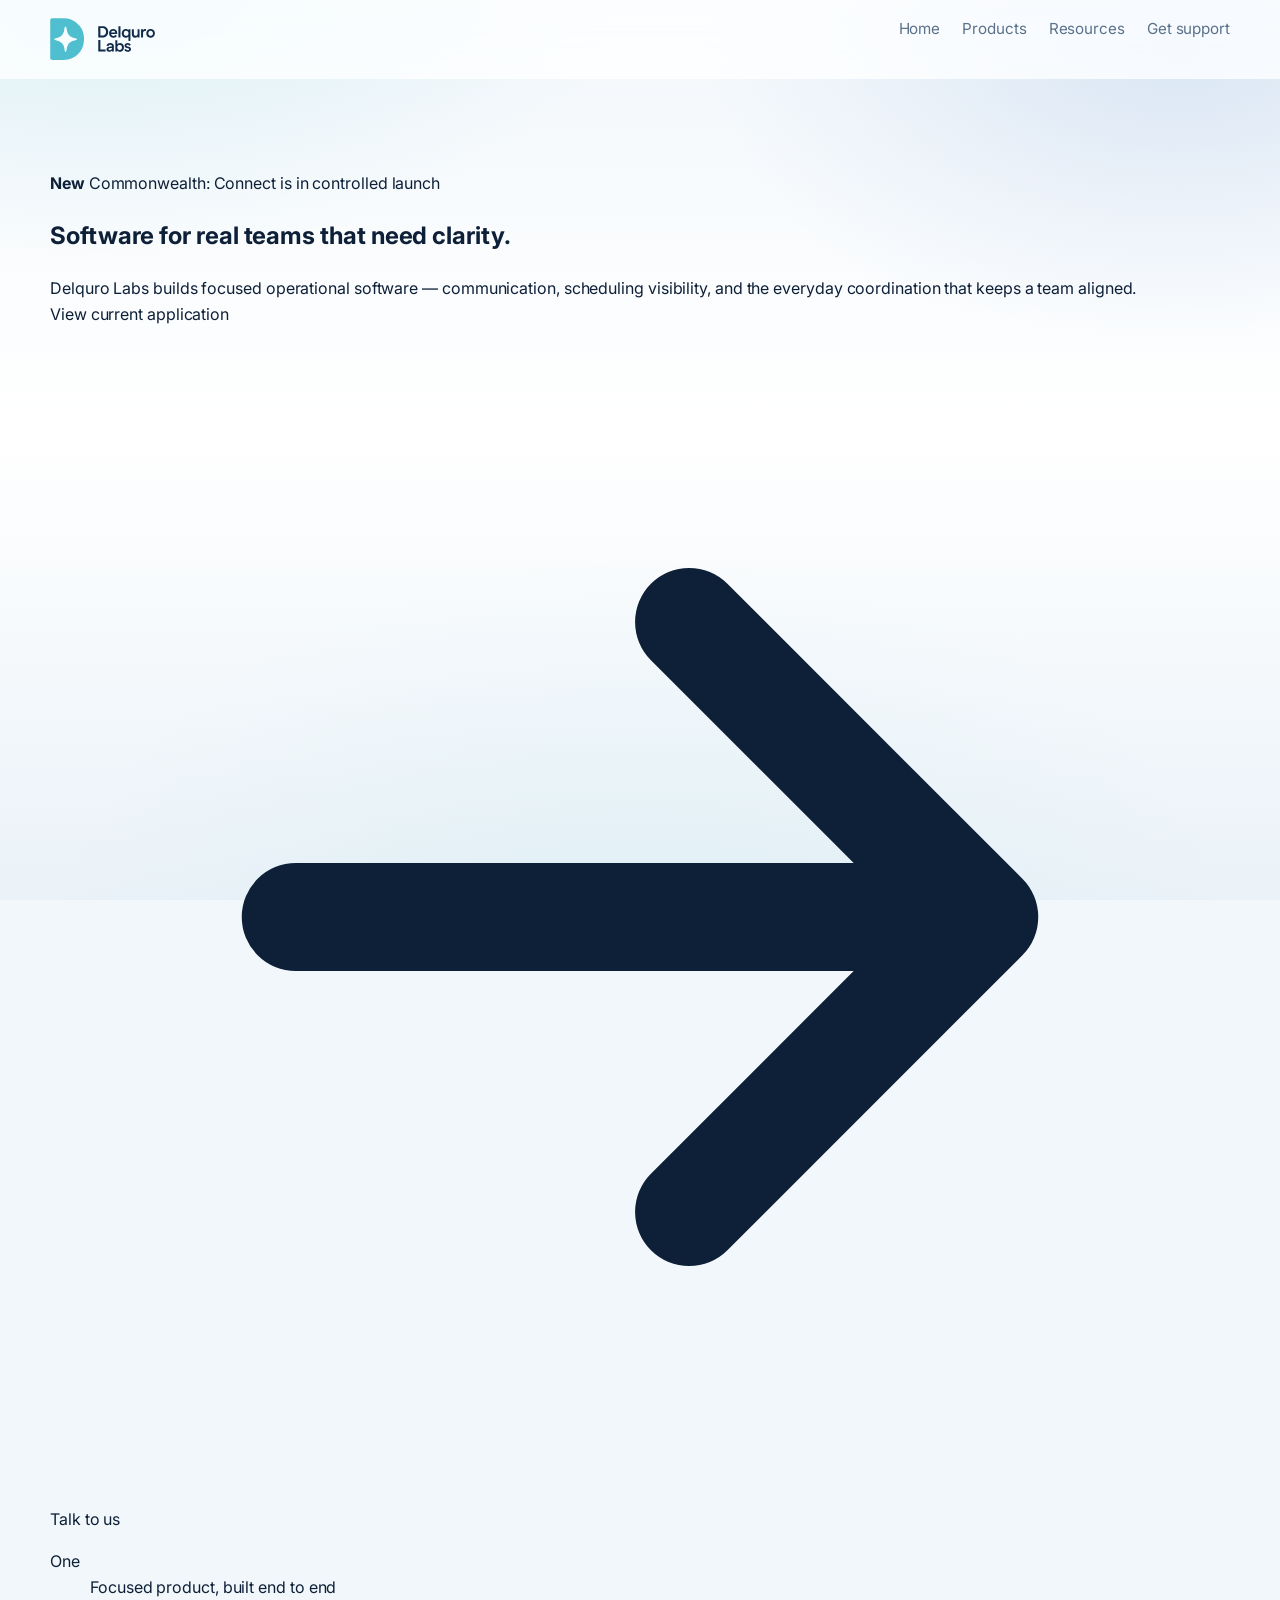
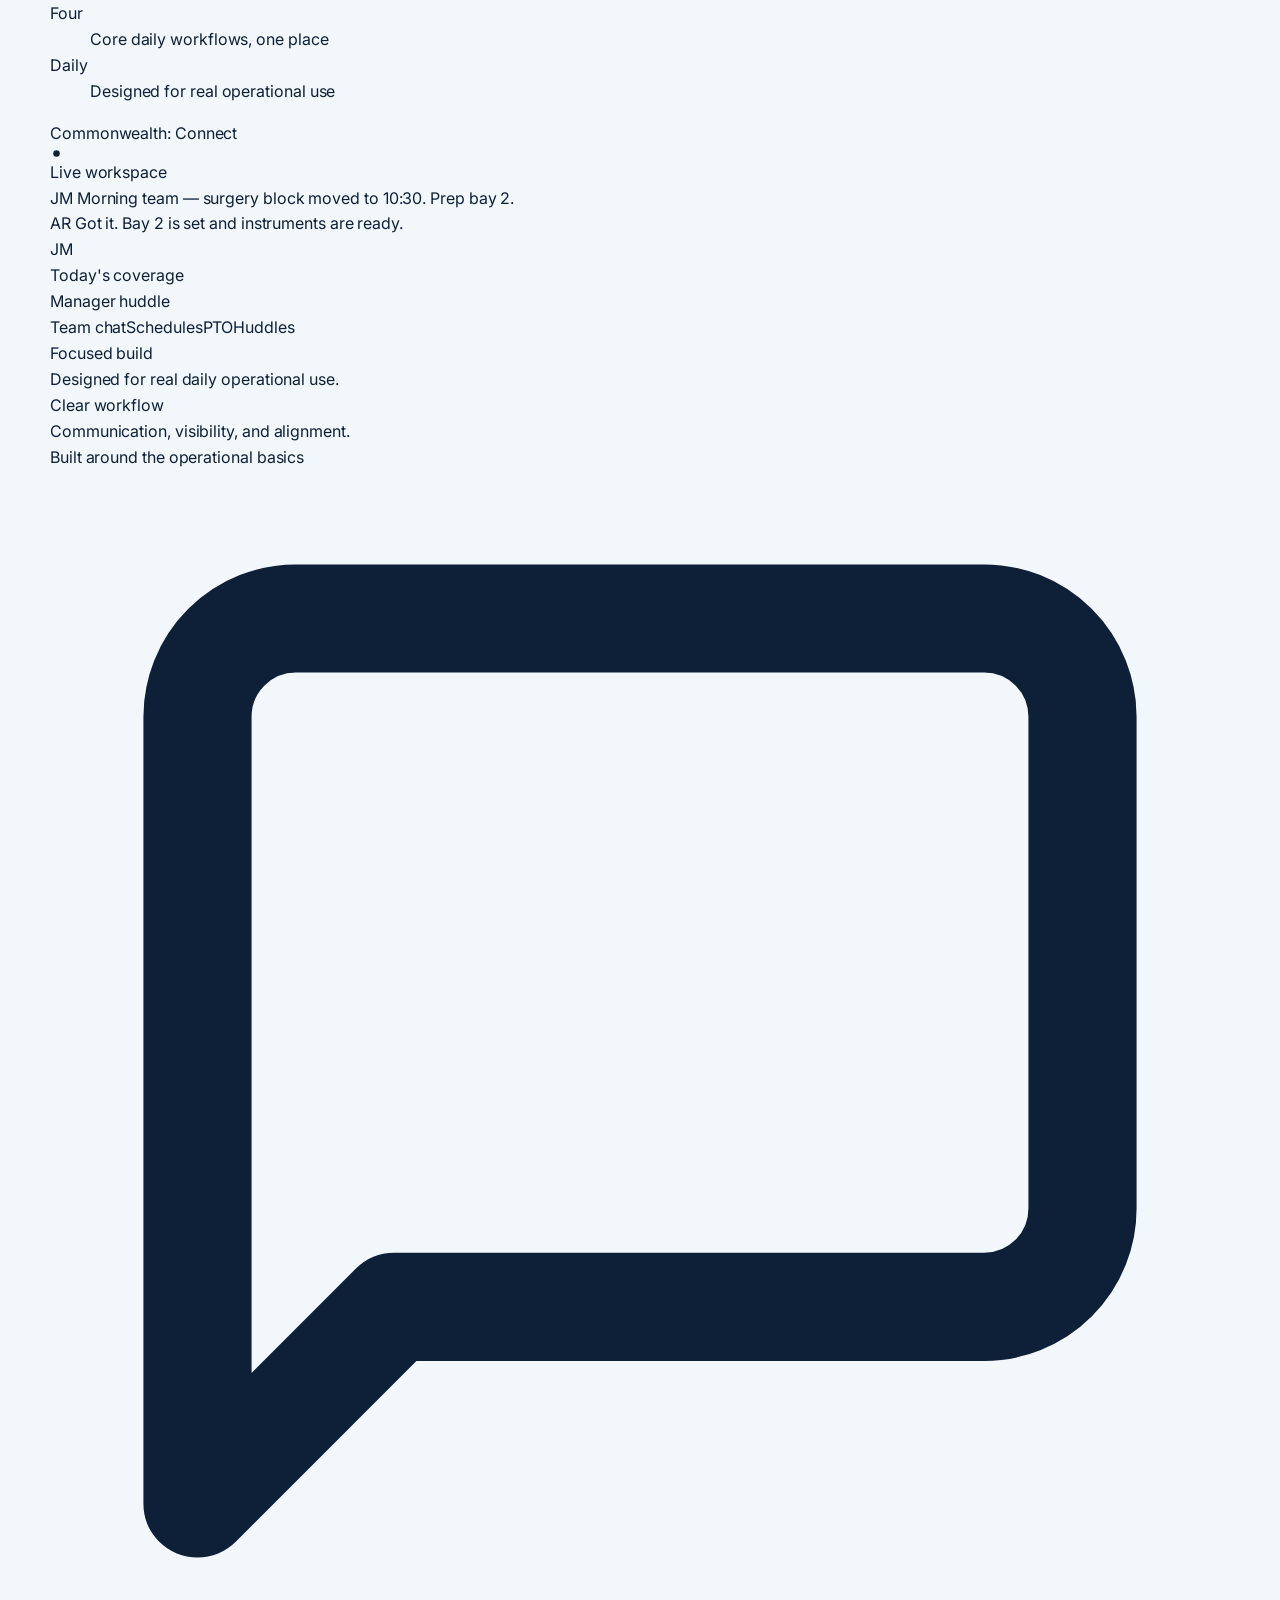
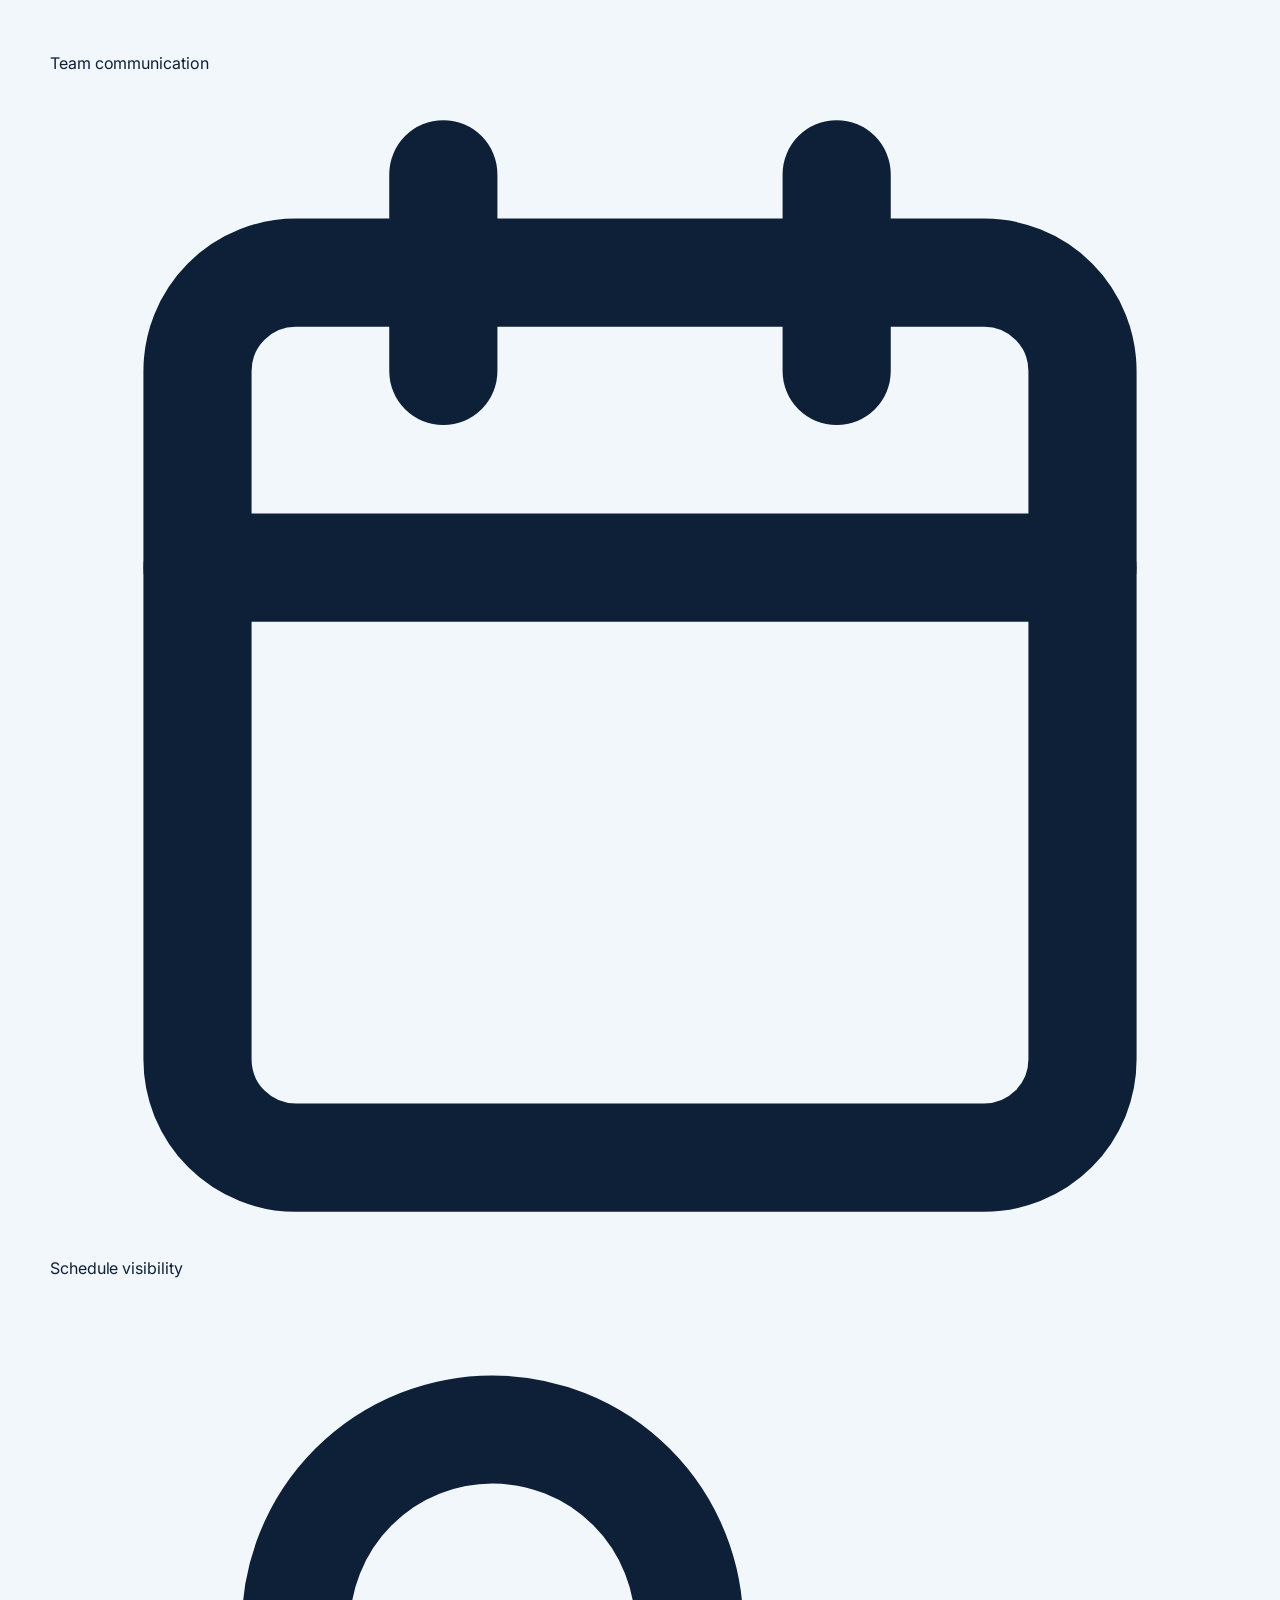
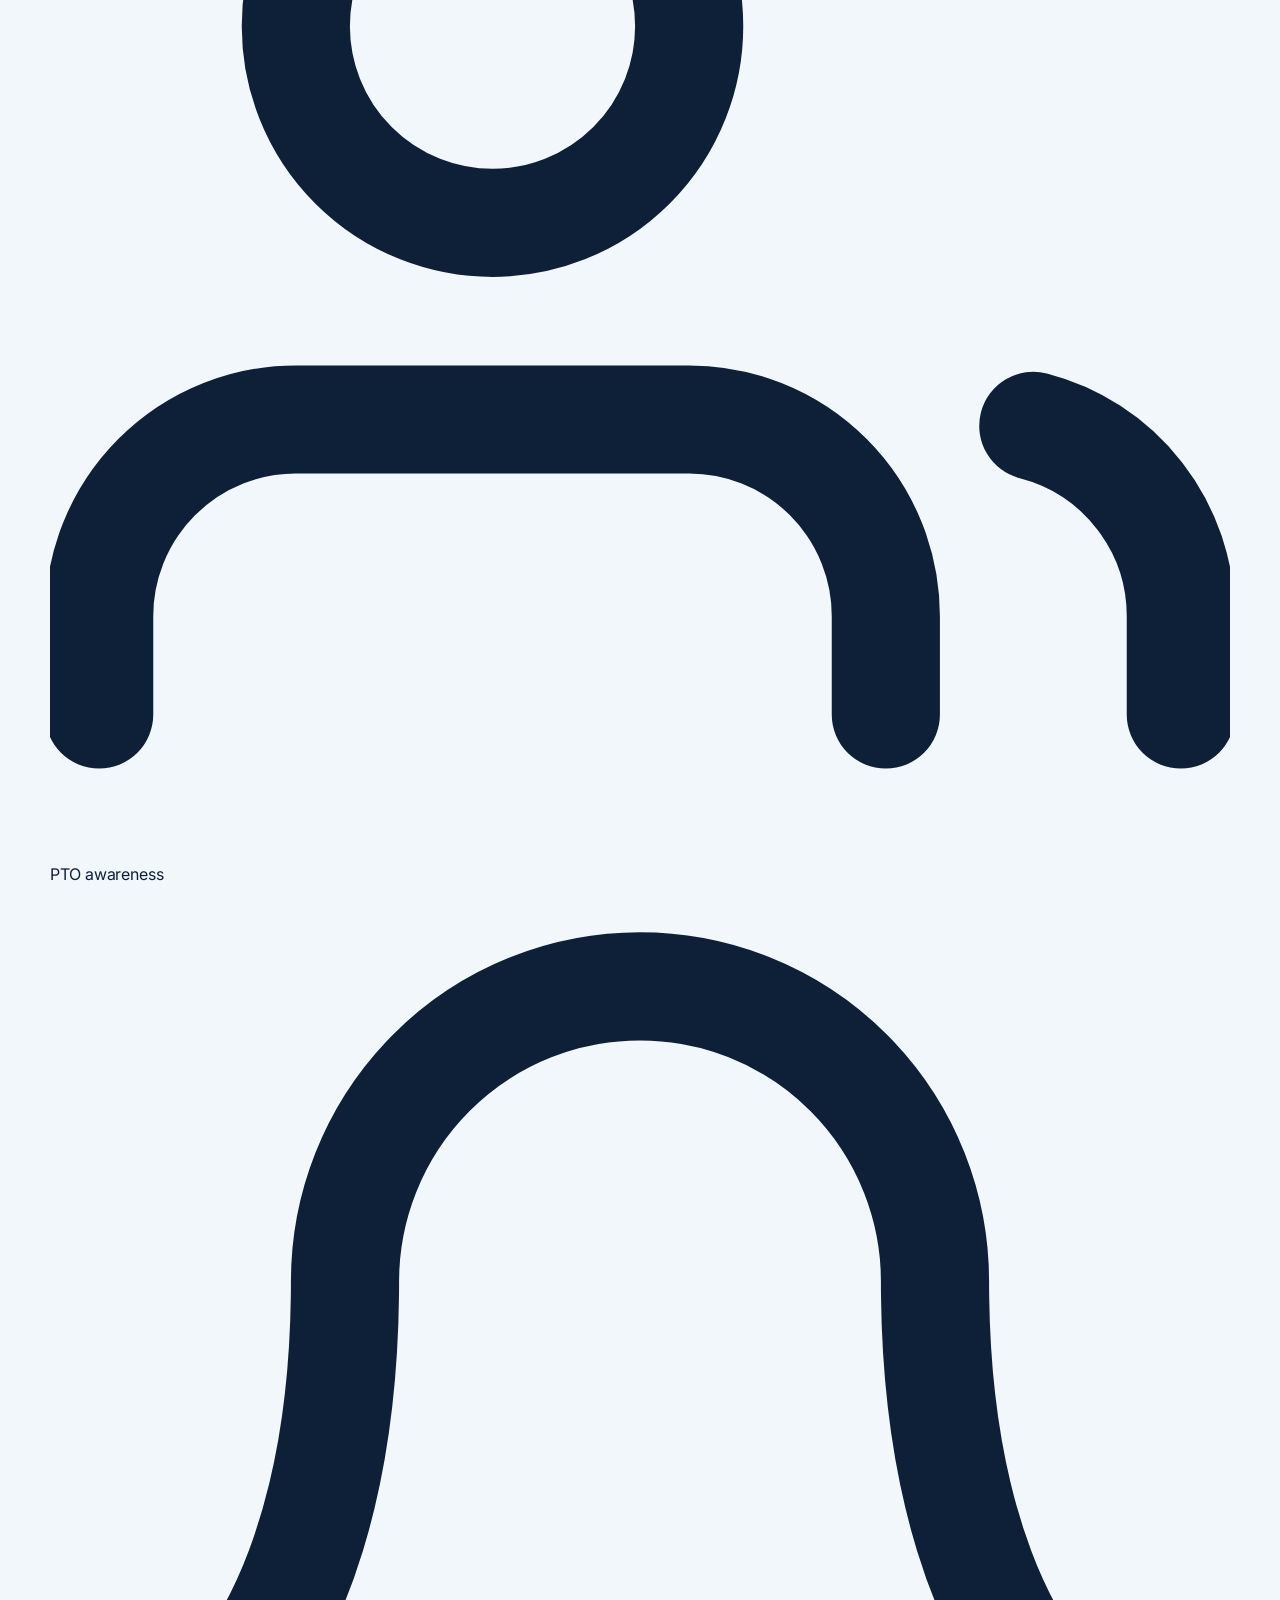
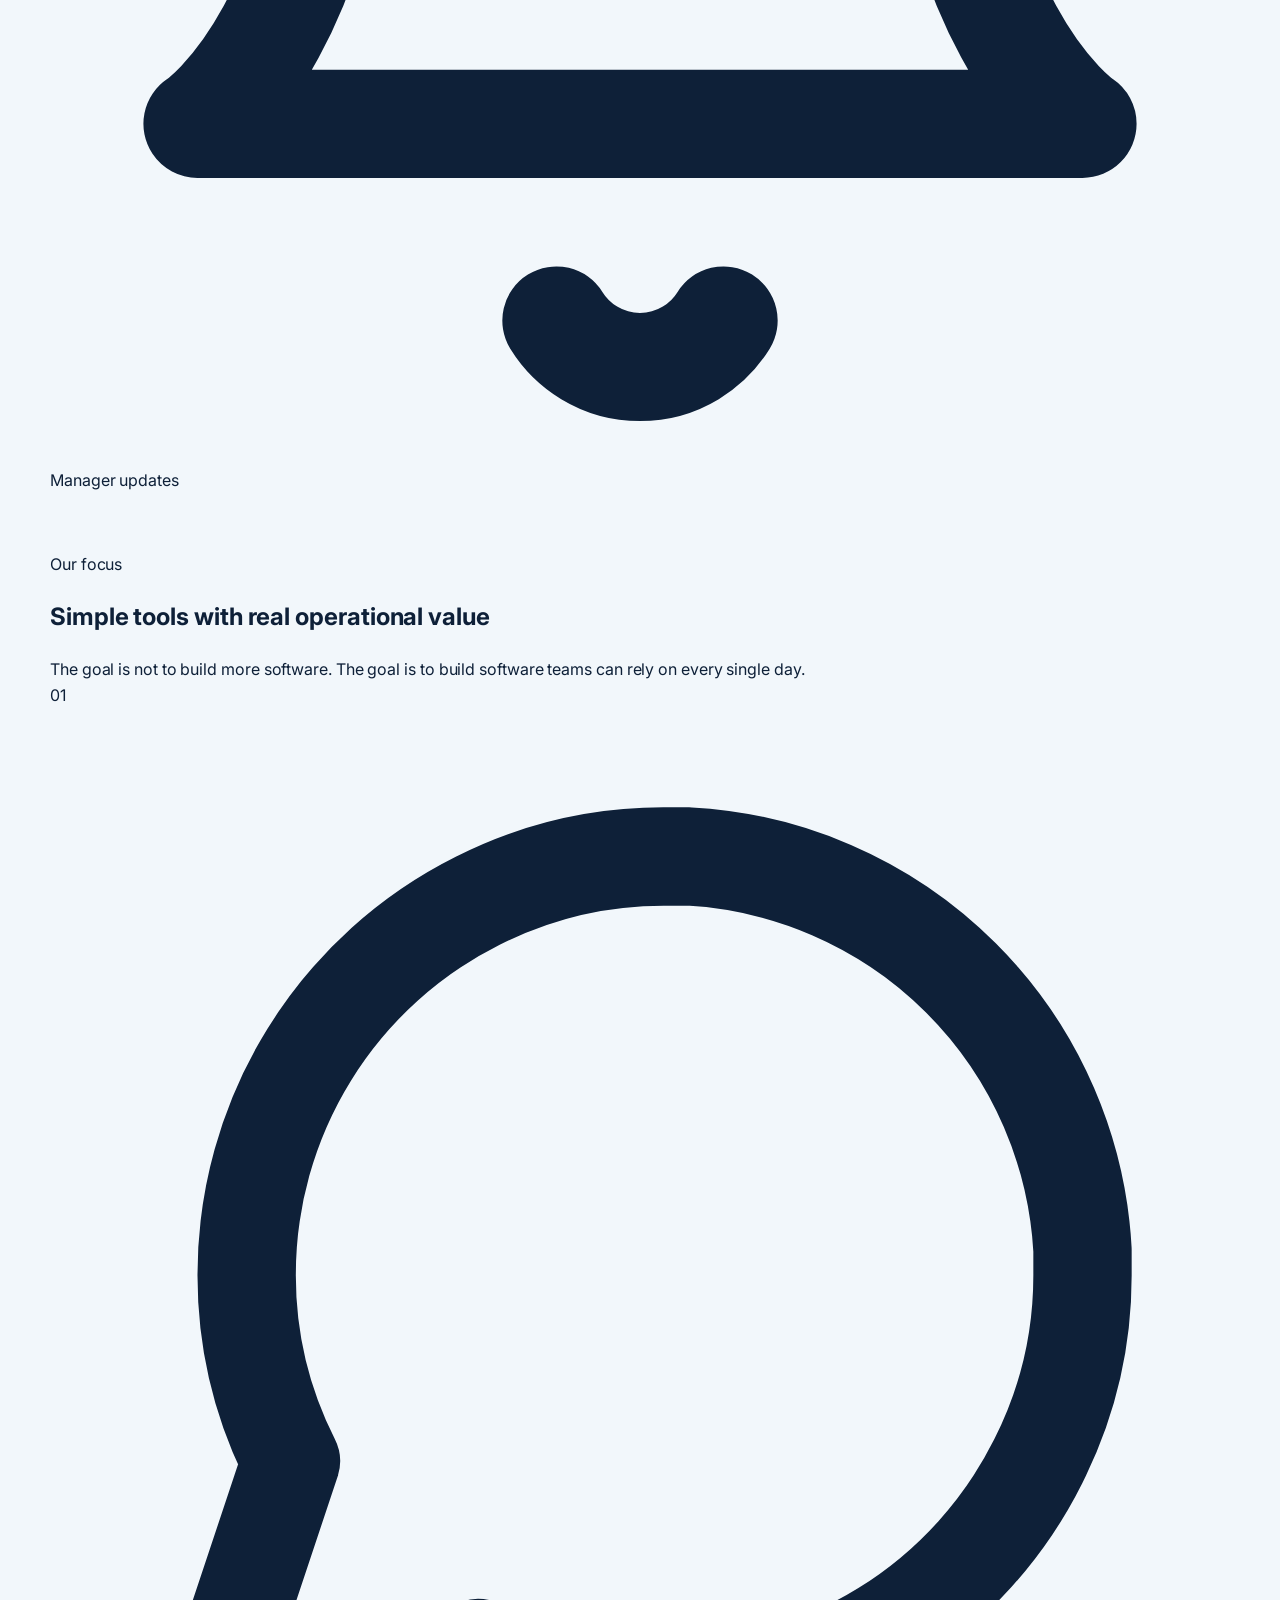
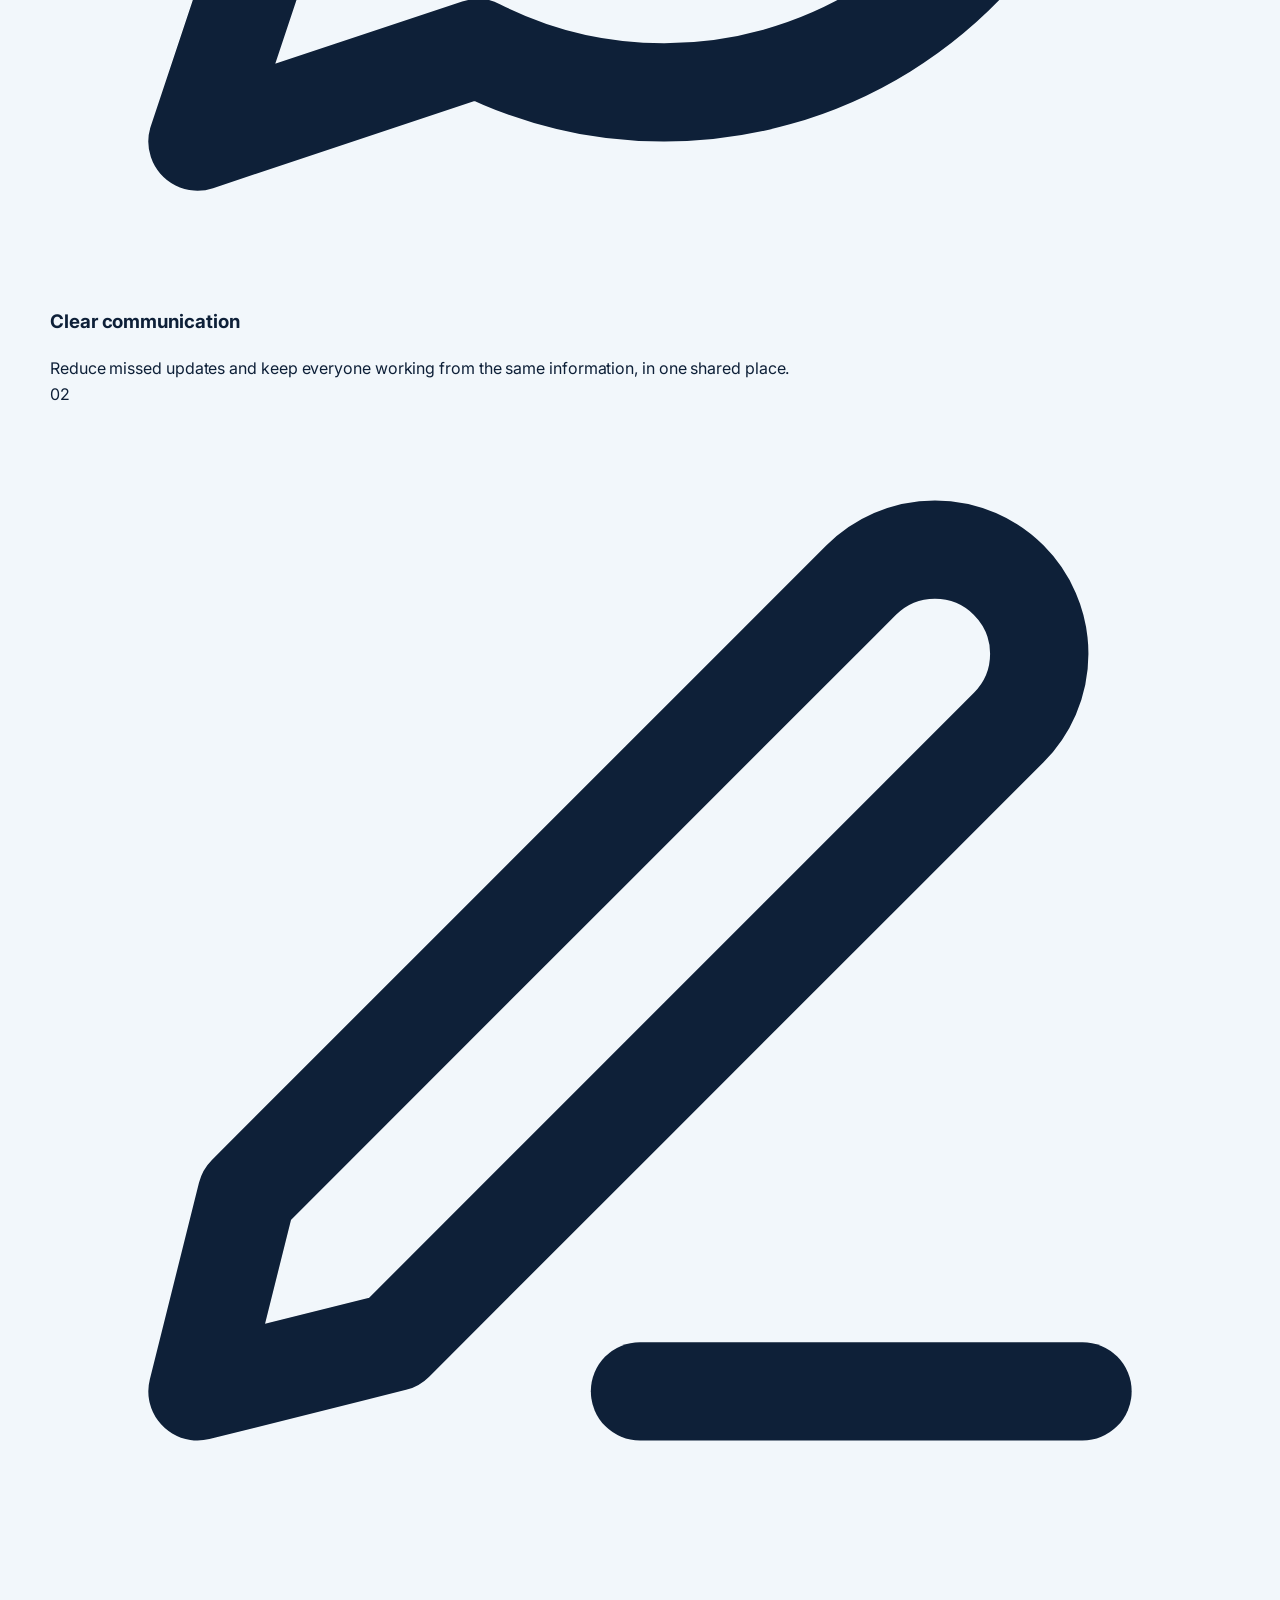
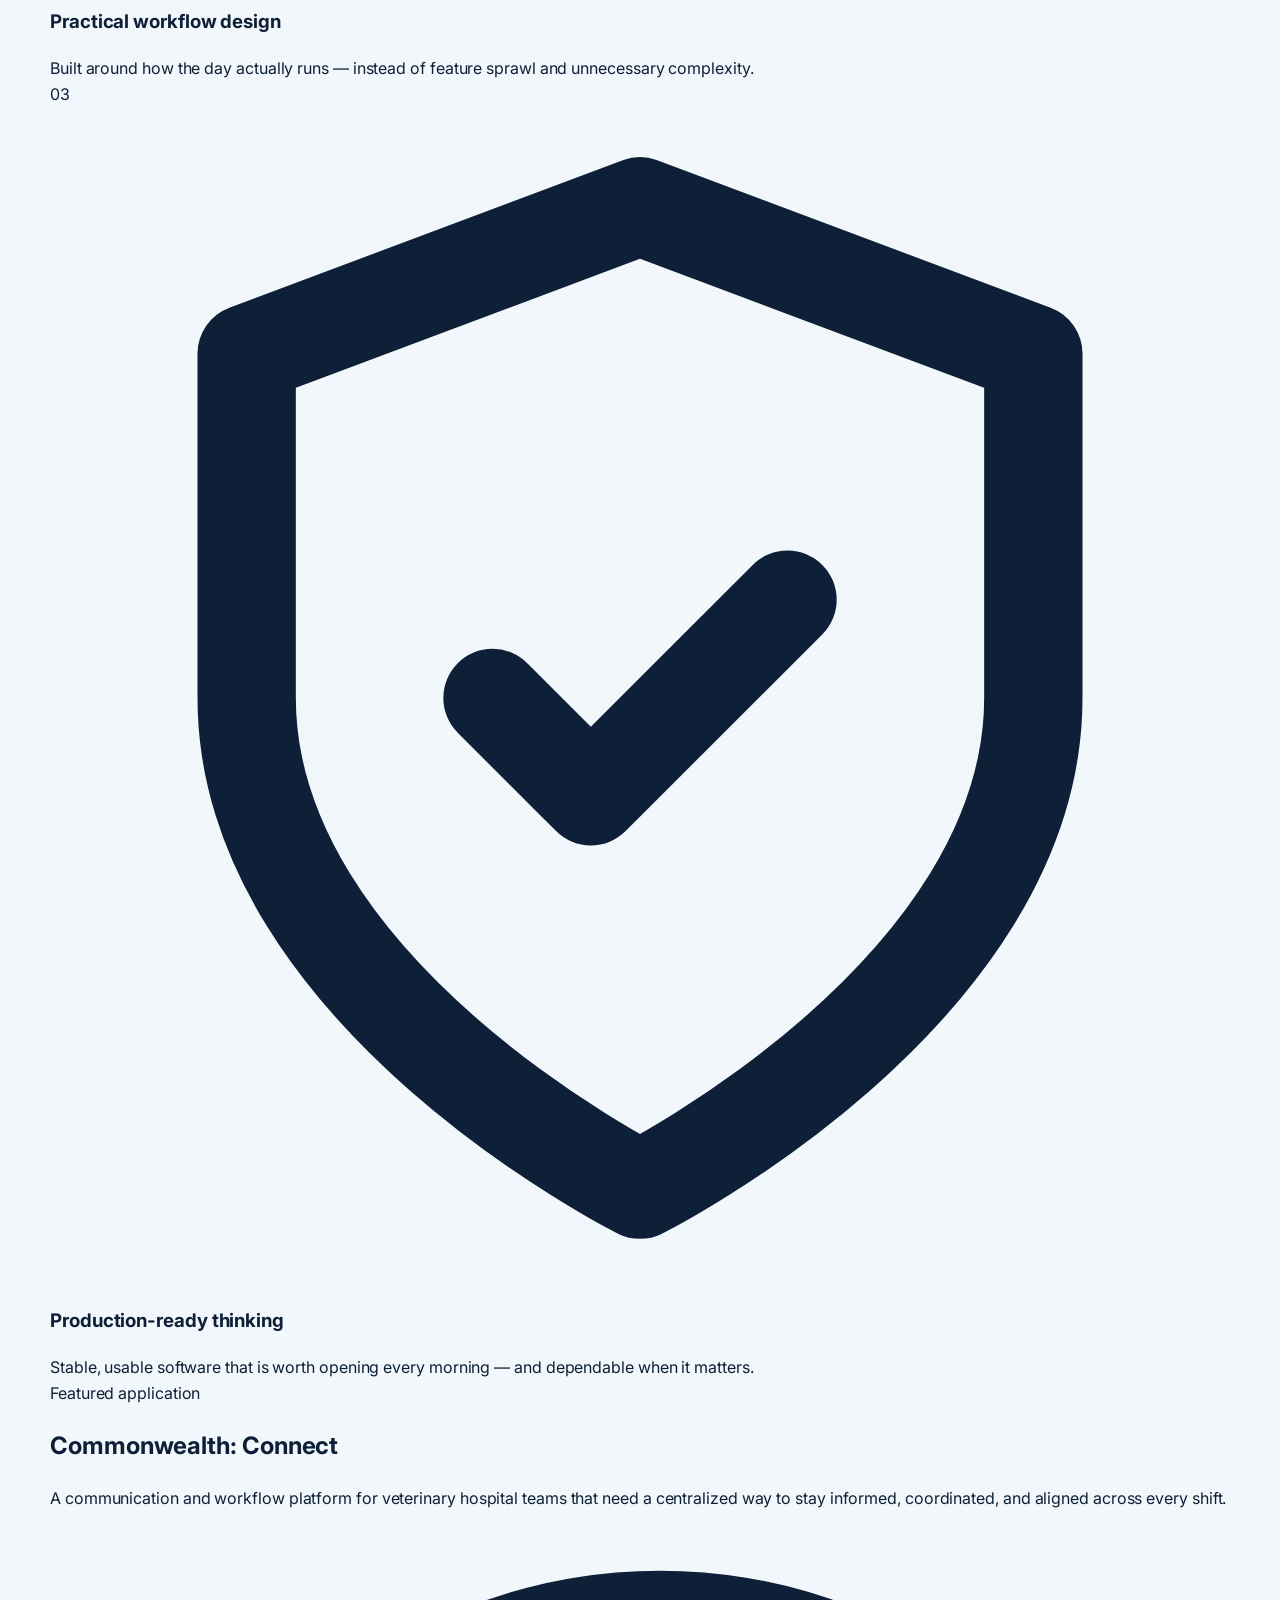
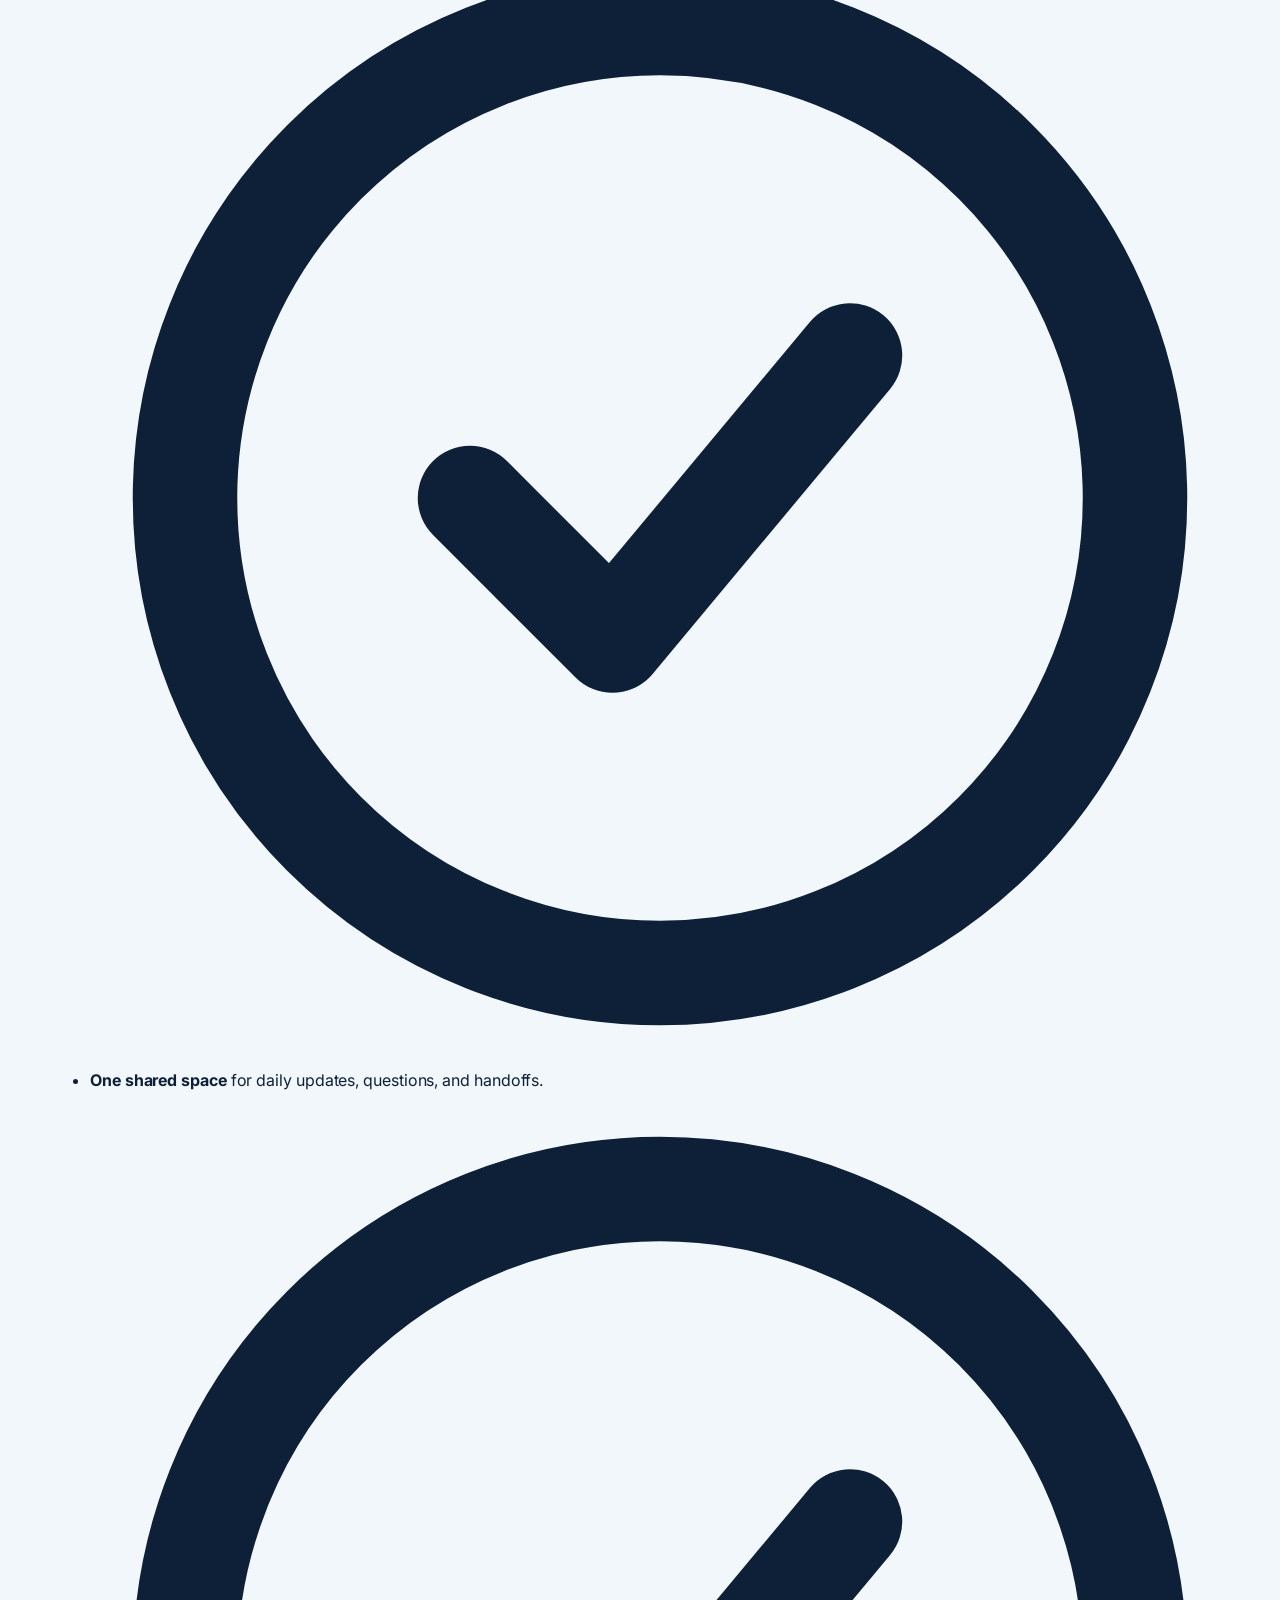
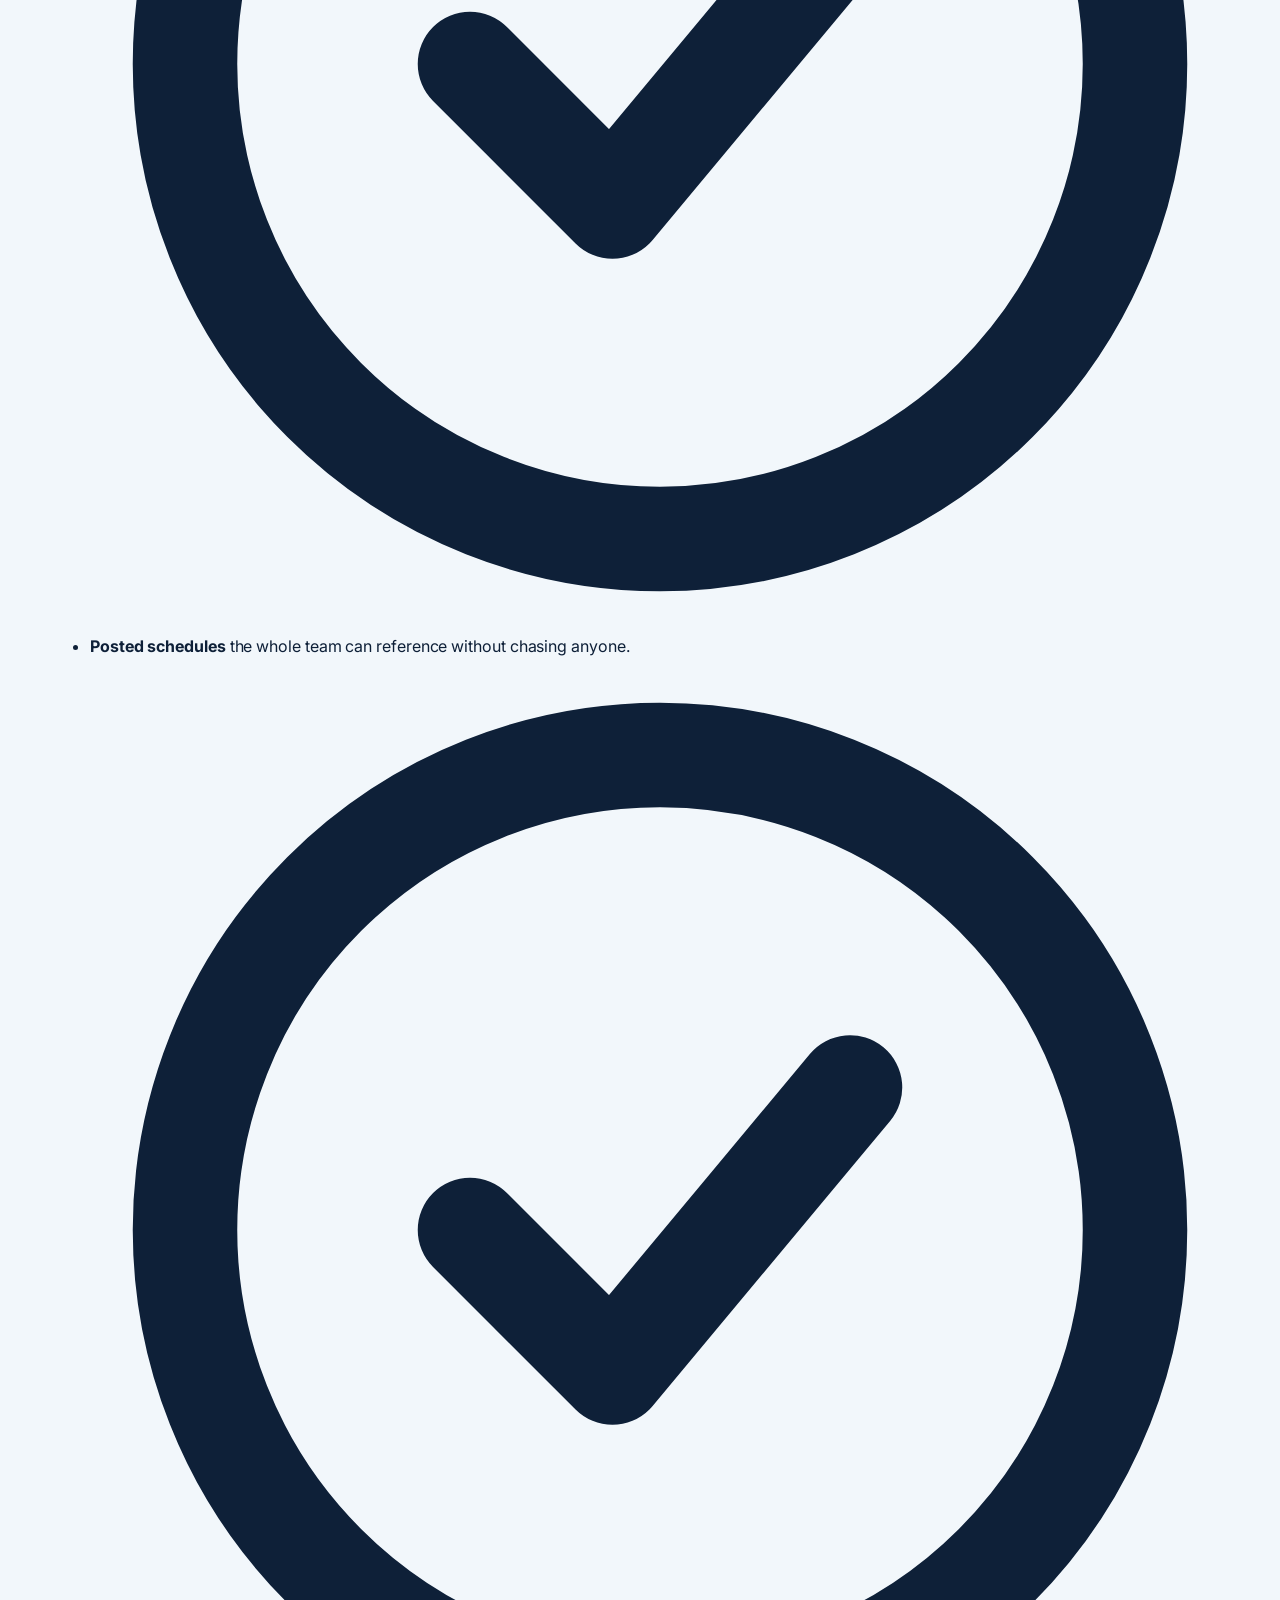
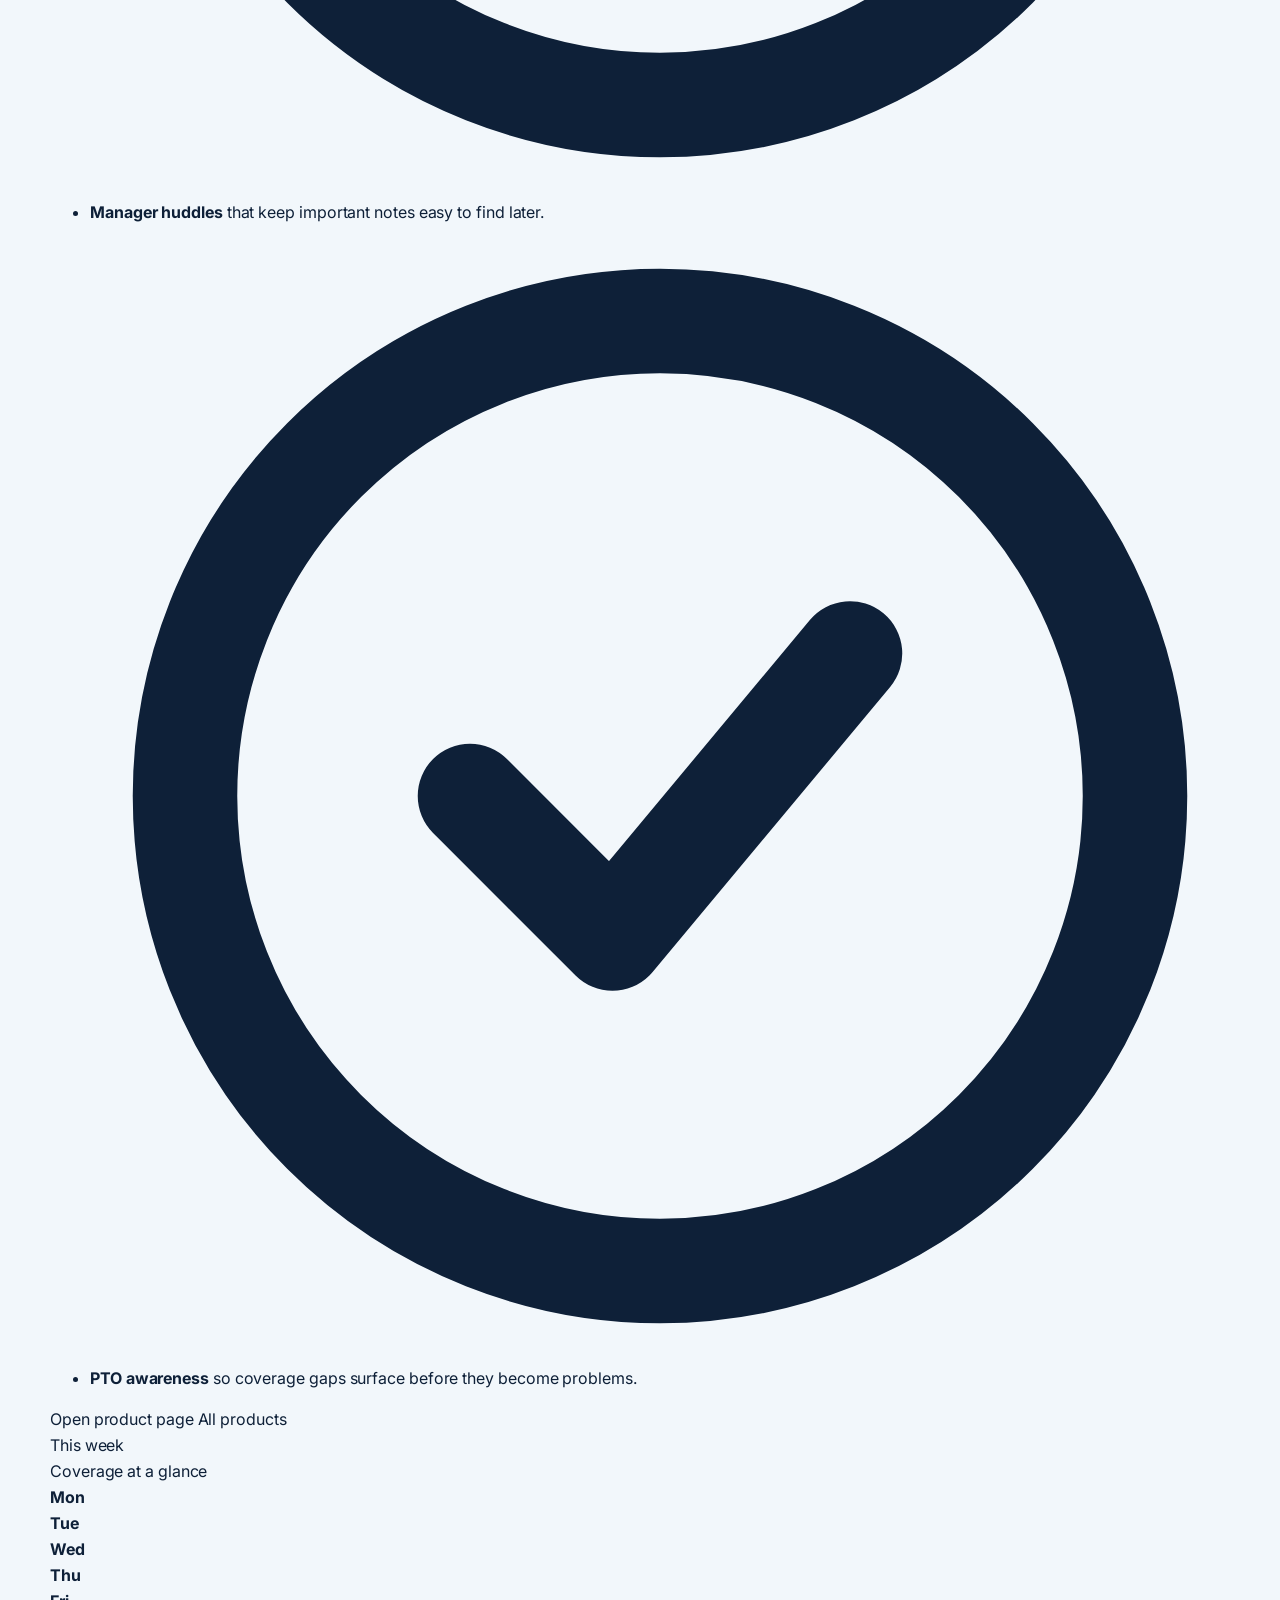
<file: index.html>
<!DOCTYPE html>
<html lang="en">
<head>
  <meta charset="UTF-8" />
  <meta name="viewport" content="width=device-width, initial-scale=1.0" />
  <title>Delquro Labs — Software for real teams that need clarity</title>
  <meta name="description" content="Delquro Labs builds focused operational software for communication, scheduling visibility, and dependable day-to-day coordination." />
  <meta name="theme-color" content="#0a1420" />
  <link rel="canonical" href="https://www.delquro.com/" />

  <link rel="icon" href="favicon.ico" sizes="any" />
  <link rel="icon" type="image/svg+xml" href="assets/app-icon.svg" />
  <link rel="apple-touch-icon" href="assets/apple-touch-icon.png" />
  <link rel="manifest" href="site.webmanifest" />

  <meta property="og:type" content="website" />
  <meta property="og:site_name" content="Delquro Labs" />
  <meta property="og:title" content="Delquro Labs — Software for real teams that need clarity" />
  <meta property="og:description" content="Focused operational software for communication, scheduling visibility, and dependable day-to-day coordination." />
  <meta property="og:url" content="https://www.delquro.com/" />
  <meta property="og:image" content="https://www.delquro.com/assets/og-image.png" />
  <meta name="twitter:card" content="summary_large_image" />
  <meta name="twitter:title" content="Delquro Labs — Software for real teams that need clarity" />
  <meta name="twitter:description" content="Focused operational software for communication, scheduling visibility, and dependable day-to-day coordination." />
  <meta name="twitter:image" content="https://www.delquro.com/assets/og-image.png" />

  <link rel="preconnect" href="https://fonts.googleapis.com" />
  <link rel="preconnect" href="https://fonts.gstatic.com" crossorigin />
  <link href="https://fonts.googleapis.com/css2?family=Inter:wght@400;500;600;700;800&display=swap" rel="stylesheet" />
  <link rel="stylesheet" href="style.css" />
</head>
<body>
  <a class="skip-link" href="#main">Skip to content</a>

  <div class="site-shell">
    <header class="topbar" data-topbar>
      <div class="wrap topbar-inner">
        <a href="index.html" class="brand-lockup" aria-label="Delquro Labs home">
          <img src="assets/logo-mark.svg" alt="" class="brand-mark" width="34" height="41" />
          <span class="brand-text">
            <picture>
              <source srcset="assets/wordmark-light.svg" media="(prefers-color-scheme: dark)" />
              <img src="assets/wordmark.svg" alt="Delquro Labs" class="brand-wordmark" width="57" height="26" />
            </picture>
          </span>
        </a>

        <nav class="nav" aria-label="Primary navigation">
          <a href="index.html" class="is-current">Home</a>
          <a href="products.html">Products</a>
          <a href="resources.html">Resources</a>
          <a href="support.html" class="btn btn-primary">Get support</a>
        </nav>
      </div>
    </header>

    <main id="main">
      <!-- ============================ HERO ============================ -->
      <section class="hero hero-home">
        <div class="hero-grid-lines" aria-hidden="true"></div>
        <div class="wrap hero-grid">
          <div class="hero-copy">
            <span class="badge"><strong>New</strong> Commonwealth: Connect is in controlled launch</span>
            <h1>Software for <span class="gradient-text">real teams</span> that need clarity.</h1>
            <p class="hero-text">
              Delquro Labs builds focused operational software — communication, scheduling
              visibility, and the everyday coordination that keeps a team aligned.
            </p>

            <div class="hero-actions">
              <a href="commonwealth-connect.html" class="btn btn-primary btn-lg">
                View current application
                <svg viewBox="0 0 24 24" fill="none" stroke="currentColor" stroke-width="2.2" stroke-linecap="round" stroke-linejoin="round" aria-hidden="true"><path d="M5 12h14M13 6l6 6-6 6"/></svg>
              </a>
              <a href="support.html" class="btn btn-secondary btn-lg">Talk to us</a>
            </div>

            <dl class="hero-meta">
              <div>
                <dt>One</dt>
                <dd>Focused product, built end to end</dd>
              </div>
              <div>
                <dt>Four</dt>
                <dd>Core daily workflows, one place</dd>
              </div>
              <div>
                <dt>Daily</dt>
                <dd>Designed for real operational use</dd>
              </div>
            </dl>
          </div>

          <div class="hero-visual">
            <div class="product-stage">
              <div class="product-shell">
                <div class="shell-topbar">
                  <span class="shell-dot"></span><span class="shell-dot"></span><span class="shell-dot"></span>
                  <span class="shell-title">Commonwealth: Connect</span>
                </div>
                <div class="shell-body">
                  <span class="shell-chip">
                    <svg viewBox="0 0 24 24" width="13" height="13" fill="currentColor" aria-hidden="true"><circle cx="12" cy="12" r="6"/></svg>
                    Live workspace
                  </span>

                  <div class="chat-thread">
                    <div class="chat-row">
                      <span class="chat-avatar alt">JM</span>
                      <span class="chat-bubble">Morning team — surgery block moved to 10:30. Prep bay 2.</span>
                    </div>
                    <div class="chat-row is-me">
                      <span class="chat-avatar">AR</span>
                      <span class="chat-bubble">Got it. Bay 2 is set and instruments are ready.</span>
                    </div>
                    <div class="chat-row">
                      <span class="chat-avatar alt">JM</span>
                      <span class="chat-bubble"><span class="chat-typing"><i></i><i></i><i></i></span></span>
                    </div>
                  </div>

                  <div class="mini-grid">
                    <div class="mini-card">
                      <div class="mini-title">Today's coverage</div>
                      <div class="line-stack"><span></span><span></span></div>
                    </div>
                    <div class="mini-card mini-card-accent">
                      <div class="mini-title">Manager huddle</div>
                      <div class="line-stack"><span></span><span></span></div>
                    </div>
                  </div>

                  <div class="pill-row"><span>Team chat</span><span>Schedules</span><span>PTO</span><span>Huddles</span></div>
                </div>
              </div>

              <div class="float-note note-left">
                <span class="chip">Focused build</span>
                <p>Designed for real daily operational use.</p>
              </div>
              <div class="float-note note-right">
                <span class="chip">Clear workflow</span>
                <p>Communication, visibility, and alignment.</p>
              </div>
            </div>
          </div>
        </div>

        <div class="wrap">
          <div class="trust-strip">
            <div class="trust-label">Built around the operational basics</div>
            <div class="trust-items">
              <span><svg viewBox="0 0 24 24" fill="none" stroke="currentColor" stroke-width="2.2" stroke-linecap="round" stroke-linejoin="round" aria-hidden="true"><path d="M21 15a2 2 0 0 1-2 2H7l-4 4V5a2 2 0 0 1 2-2h14a2 2 0 0 1 2 2z"/></svg> Team communication</span>
              <span><svg viewBox="0 0 24 24" fill="none" stroke="currentColor" stroke-width="2.2" stroke-linecap="round" stroke-linejoin="round" aria-hidden="true"><rect x="3" y="4" width="18" height="18" rx="2"/><path d="M16 2v4M8 2v4M3 10h18"/></svg> Schedule visibility</span>
              <span><svg viewBox="0 0 24 24" fill="none" stroke="currentColor" stroke-width="2.2" stroke-linecap="round" stroke-linejoin="round" aria-hidden="true"><path d="M17 21v-2a4 4 0 0 0-4-4H5a4 4 0 0 0-4 4v2"/><circle cx="9" cy="7" r="4"/><path d="M23 21v-2a4 4 0 0 0-3-3.87"/></svg> PTO awareness</span>
              <span><svg viewBox="0 0 24 24" fill="none" stroke="currentColor" stroke-width="2.2" stroke-linecap="round" stroke-linejoin="round" aria-hidden="true"><path d="M18 8A6 6 0 0 0 6 8c0 7-3 9-3 9h18s-3-2-3-9"/><path d="M13.7 21a2 2 0 0 1-3.4 0"/></svg> Manager updates</span>
            </div>
          </div>
        </div>
      </section>

      <!-- ============================ FOCUS ============================ -->
      <section id="focus" class="section">
        <div class="wrap">
          <div class="section-head" data-reveal>
            <span class="eyebrow">Our focus</span>
            <h2>Simple tools with real operational value</h2>
            <p>The goal is not to build more software. The goal is to build software teams can rely on every single day.</p>
          </div>

          <div class="card-grid three-up">
            <article class="card" data-reveal>
              <span class="card-index">01</span>
              <div class="card-icon">
                <svg viewBox="0 0 24 24" fill="none" stroke="currentColor" stroke-width="2" stroke-linecap="round" stroke-linejoin="round" aria-hidden="true"><path d="M21 11.5a8.38 8.38 0 0 1-.9 3.8 8.5 8.5 0 0 1-7.6 4.7 8.38 8.38 0 0 1-3.8-.9L3 21l1.9-5.7a8.38 8.38 0 0 1-.9-3.8 8.5 8.5 0 0 1 4.7-7.6 8.38 8.38 0 0 1 3.8-.9h.5a8.48 8.48 0 0 1 8 8z"/></svg>
              </div>
              <h3>Clear communication</h3>
              <p>Reduce missed updates and keep everyone working from the same information, in one shared place.</p>
            </article>

            <article class="card" data-reveal>
              <span class="card-index">02</span>
              <div class="card-icon">
                <svg viewBox="0 0 24 24" fill="none" stroke="currentColor" stroke-width="2" stroke-linecap="round" stroke-linejoin="round" aria-hidden="true"><path d="M12 20h9"/><path d="M16.5 3.5a2.12 2.12 0 0 1 3 3L7 19l-4 1 1-4z"/></svg>
              </div>
              <h3>Practical workflow design</h3>
              <p>Built around how the day actually runs — instead of feature sprawl and unnecessary complexity.</p>
            </article>

            <article class="card" data-reveal>
              <span class="card-index">03</span>
              <div class="card-icon">
                <svg viewBox="0 0 24 24" fill="none" stroke="currentColor" stroke-width="2" stroke-linecap="round" stroke-linejoin="round" aria-hidden="true"><path d="M12 22s8-4 8-10V5l-8-3-8 3v7c0 6 8 10 8 10z"/><path d="m9 12 2 2 4-4"/></svg>
              </div>
              <h3>Production-ready thinking</h3>
              <p>Stable, usable software that is worth opening every morning — and dependable when it matters.</p>
            </article>
          </div>
        </div>
      </section>

      <!-- ============================ SHOWCASE ============================ -->
      <section class="section section-tight">
        <div class="wrap showcase">
          <div data-reveal>
            <span class="eyebrow">Featured application</span>
            <h2>Commonwealth: Connect</h2>
            <p>
              A communication and workflow platform for veterinary hospital teams that need a
              centralized way to stay informed, coordinated, and aligned across every shift.
            </p>
            <ul class="showcase-list">
              <li>
                <svg viewBox="0 0 24 24" fill="none" stroke="currentColor" stroke-width="2.2" stroke-linecap="round" stroke-linejoin="round" aria-hidden="true"><circle cx="12" cy="12" r="10"/><path d="m8 12 3 3 5-6"/></svg>
                <span><strong>One shared space</strong> for daily updates, questions, and handoffs.</span>
              </li>
              <li>
                <svg viewBox="0 0 24 24" fill="none" stroke="currentColor" stroke-width="2.2" stroke-linecap="round" stroke-linejoin="round" aria-hidden="true"><circle cx="12" cy="12" r="10"/><path d="m8 12 3 3 5-6"/></svg>
                <span><strong>Posted schedules</strong> the whole team can reference without chasing anyone.</span>
              </li>
              <li>
                <svg viewBox="0 0 24 24" fill="none" stroke="currentColor" stroke-width="2.2" stroke-linecap="round" stroke-linejoin="round" aria-hidden="true"><circle cx="12" cy="12" r="10"/><path d="m8 12 3 3 5-6"/></svg>
                <span><strong>Manager huddles</strong> that keep important notes easy to find later.</span>
              </li>
              <li>
                <svg viewBox="0 0 24 24" fill="none" stroke="currentColor" stroke-width="2.2" stroke-linecap="round" stroke-linejoin="round" aria-hidden="true"><circle cx="12" cy="12" r="10"/><path d="m8 12 3 3 5-6"/></svg>
                <span><strong>PTO awareness</strong> so coverage gaps surface before they become problems.</span>
              </li>
            </ul>
            <div class="hero-actions">
              <a href="commonwealth-connect.html" class="btn btn-primary">Open product page</a>
              <a href="products.html" class="btn btn-secondary">All products</a>
            </div>
          </div>

          <div class="product-stage" data-reveal>
            <div class="product-shell">
              <div class="shell-topbar">
                <span class="shell-dot"></span><span class="shell-dot"></span><span class="shell-dot"></span>
                <span class="shell-title">This week</span>
              </div>
              <div class="shell-body">
                <div class="workflow-card">
                  <div class="workflow-title">Coverage at a glance</div>
                  <div class="schedule-grid">
                    <div class="schedule-col"><b>Mon</b><div class="schedule-slot is-filled"></div><div class="schedule-slot is-soft"></div></div>
                    <div class="schedule-col"><b>Tue</b><div class="schedule-slot is-filled"></div><div class="schedule-slot"></div></div>
                    <div class="schedule-col"><b>Wed</b><div class="schedule-slot is-soft"></div><div class="schedule-slot is-filled"></div></div>
                    <div class="schedule-col"><b>Thu</b><div class="schedule-slot is-filled"></div><div class="schedule-slot is-filled"></div></div>
                    <div class="schedule-col"><b>Fri</b><div class="schedule-slot"></div><div class="schedule-slot is-soft"></div></div>
                  </div>
                </div>
                <div class="mini-grid">
                  <div class="mini-card mini-card-accent">
                    <div class="mini-title">PTO approved</div>
                    <div class="line-stack"><span></span><span></span></div>
                  </div>
                  <div class="mini-card">
                    <div class="mini-title">Open shifts</div>
                    <div class="line-stack"><span></span><span></span></div>
                  </div>
                </div>
              </div>
            </div>
          </div>
        </div>
      </section>

      <!-- ============================ PREVIEW TABS ============================ -->
      <section class="section product-preview-section" id="workflow-preview">
        <div class="wrap">
          <div class="section-head is-centered" data-reveal>
            <span class="eyebrow">Product preview</span>
            <h2>See the workflow in motion</h2>
            <p>Commonwealth: Connect is built around the daily moments that keep a team aligned.</p>
          </div>

          <div class="preview-panel" data-reveal>
            <div class="preview-tabs" role="tablist" aria-label="Commonwealth Connect workflow preview">
              <button class="preview-tab is-active" type="button" role="tab" data-preview-tab="chat" aria-selected="true">Chat</button>
              <button class="preview-tab" type="button" role="tab" data-preview-tab="schedule" aria-selected="false">Schedule</button>
              <button class="preview-tab" type="button" role="tab" data-preview-tab="huddle" aria-selected="false">Huddle</button>
            </div>

            <div class="preview-content">
              <article class="preview-card is-active" data-preview-card="chat">
                <div>
                  <span class="chip">Team chat</span>
                  <h3>Keep updates in one place.</h3>
                  <p>Team chat gives staff a shared space for quick updates, daily questions, and operational communication — without scattering information across multiple tools.</p>
                  <ul class="preview-points">
                    <li><svg viewBox="0 0 24 24" fill="none" stroke="currentColor" stroke-width="2.4" stroke-linecap="round" stroke-linejoin="round" aria-hidden="true"><path d="m5 13 4 4L19 7"/></svg> Shared, work-focused threads</li>
                    <li><svg viewBox="0 0 24 24" fill="none" stroke="currentColor" stroke-width="2.4" stroke-linecap="round" stroke-linejoin="round" aria-hidden="true"><path d="m5 13 4 4L19 7"/></svg> Fewer missed handoffs</li>
                  </ul>
                </div>
                <div class="preview-visual" aria-hidden="true">
                  <div class="chat-thread">
                    <div class="chat-row"><span class="chat-avatar alt">DP</span><span class="chat-bubble">Front desk is short at 2pm — can anyone cover?</span></div>
                    <div class="chat-row is-me"><span class="chat-avatar">SL</span><span class="chat-bubble">I can take it until 4.</span></div>
                    <div class="chat-row"><span class="chat-avatar alt">DP</span><span class="chat-bubble">Perfect, thank you.</span></div>
                  </div>
                </div>
              </article>

              <article class="preview-card" data-preview-card="schedule">
                <div>
                  <span class="chip">Schedule visibility</span>
                  <h3>Make the day easier to see.</h3>
                  <p>Schedule visibility helps the team quickly reference posted schedules, understand coverage, and stay aligned around the workday.</p>
                  <ul class="preview-points">
                    <li><svg viewBox="0 0 24 24" fill="none" stroke="currentColor" stroke-width="2.4" stroke-linecap="round" stroke-linejoin="round" aria-hidden="true"><path d="m5 13 4 4L19 7"/></svg> Posted schedules, always current</li>
                    <li><svg viewBox="0 0 24 24" fill="none" stroke="currentColor" stroke-width="2.4" stroke-linecap="round" stroke-linejoin="round" aria-hidden="true"><path d="m5 13 4 4L19 7"/></svg> Coverage gaps surface early</li>
                  </ul>
                </div>
                <div class="preview-visual" aria-hidden="true">
                  <div class="schedule-grid">
                    <div class="schedule-col"><b>Mon</b><div class="schedule-slot is-filled"></div><div class="schedule-slot is-soft"></div></div>
                    <div class="schedule-col"><b>Tue</b><div class="schedule-slot is-soft"></div><div class="schedule-slot is-filled"></div></div>
                    <div class="schedule-col"><b>Wed</b><div class="schedule-slot is-filled"></div><div class="schedule-slot"></div></div>
                    <div class="schedule-col"><b>Thu</b><div class="schedule-slot"></div><div class="schedule-slot is-filled"></div></div>
                    <div class="schedule-col"><b>Fri</b><div class="schedule-slot is-filled"></div><div class="schedule-slot is-soft"></div></div>
                  </div>
                </div>
              </article>

              <article class="preview-card" data-preview-card="huddle">
                <div>
                  <span class="chip">Manager huddles</span>
                  <h3>Make important updates easy to find.</h3>
                  <p>Manager-posted huddles give leadership a simple place to share focused updates, reminders, and operational notes the team can return to.</p>
                  <ul class="preview-points">
                    <li><svg viewBox="0 0 24 24" fill="none" stroke="currentColor" stroke-width="2.4" stroke-linecap="round" stroke-linejoin="round" aria-hidden="true"><path d="m5 13 4 4L19 7"/></svg> One place for leadership notes</li>
                    <li><svg viewBox="0 0 24 24" fill="none" stroke="currentColor" stroke-width="2.4" stroke-linecap="round" stroke-linejoin="round" aria-hidden="true"><path d="m5 13 4 4L19 7"/></svg> Easy to revisit later</li>
                  </ul>
                </div>
                <div class="preview-visual" aria-hidden="true">
                  <div class="workflow-card" style="margin-top:0">
                    <div class="workflow-title">Daily huddle — Tuesday</div>
                    <div class="line-stack"><span></span><span></span><span></span></div>
                  </div>
                  <div class="pill-row"><span>Priorities</span><span>Reminders</span><span>Staffing</span></div>
                </div>
              </article>
            </div>
          </div>
        </div>
      </section>

      <!-- ============================ HOW WE BUILD ============================ -->
      <section class="section">
        <div class="wrap">
          <div class="section-head" data-reveal>
            <span class="eyebrow">How we build</span>
            <h2>Focused company. Focused products.</h2>
            <p>Software should make the workday easier, clearer, and more coordinated — not more cluttered.</p>
          </div>

          <div class="step-grid">
            <article class="step" data-reveal>
              <div class="step-num">1</div>
              <h3>Start with the real day</h3>
              <p>We map how a team actually works before writing a single screen — the friction is where the product begins.</p>
            </article>
            <article class="step" data-reveal>
              <div class="step-num">2</div>
              <h3>Build only what earns its place</h3>
              <p>Every feature has to justify the space it takes. If it does not help the shift run better, it does not ship.</p>
            </article>
            <article class="step" data-reveal>
              <div class="step-num">3</div>
              <h3>Ship, use, refine</h3>
              <p>Real usage is the test. We keep the loop tight and let daily operations shape what comes next.</p>
            </article>
          </div>
        </div>
      </section>

      <!-- ============================ CTA ============================ -->
      <section class="section section-tight">
        <div class="wrap">
          <div class="cta-panel" data-reveal>
            <img src="assets/logo-mark.svg" alt="" class="cta-mark" width="44" height="54" />
            <h2>Let's make the workday clearer.</h2>
            <p>Questions about Commonwealth: Connect, access, or working with Delquro Labs? We're a short email away.</p>
            <div class="cta-actions">
              <a href="mailto:info@delquro.com" class="btn btn-primary btn-lg">Email info@delquro.com</a>
              <a href="products.html" class="btn btn-secondary btn-lg">Explore our products</a>
            </div>
          </div>
        </div>
      </section>
    </main>

    <footer class="footer">
      <div class="wrap footer-inner">
        <div class="footer-brand-block">
          <picture>
            <source srcset="assets/logo-lockup-light.svg" media="(prefers-color-scheme: dark)" />
            <img src="assets/logo-lockup.svg" alt="Delquro Labs" class="footer-logo" width="107" height="34" />
          </picture>
          <p class="footer-copy">Focused software for communication, coordination, and operational clarity.</p>
        </div>

        <nav class="footer-nav" aria-label="Footer navigation">
          <div class="footer-col">
            <h4>Product</h4>
            <a href="products.html">All products</a>
            <a href="commonwealth-connect.html">Commonwealth: Connect</a>
            <a href="status.html">Status</a>
            <a href="resources.html">Resources</a>
          </div>
          <div class="footer-col">
            <h4>Support</h4>
            <a href="support.html">Support</a>
            <a href="account-deletion.html">Account deletion</a>
            <a href="mailto:info@delquro.com">info@delquro.com</a>
          </div>
          <div class="footer-col">
            <h4>Legal</h4>
            <a href="privacy.html">Privacy policy</a>
            <a href="terms.html">Terms of service</a>
          </div>
        </nav>
      </div>

      <div class="wrap footer-bottom">
        <span>© 2026 Delquro Labs</span>
        <span><a href="mailto:info@delquro.com">info@delquro.com</a></span>
      </div>
    </footer>
  </div>

  <script src="site.js" defer></script>
</body>
</html>
</file>
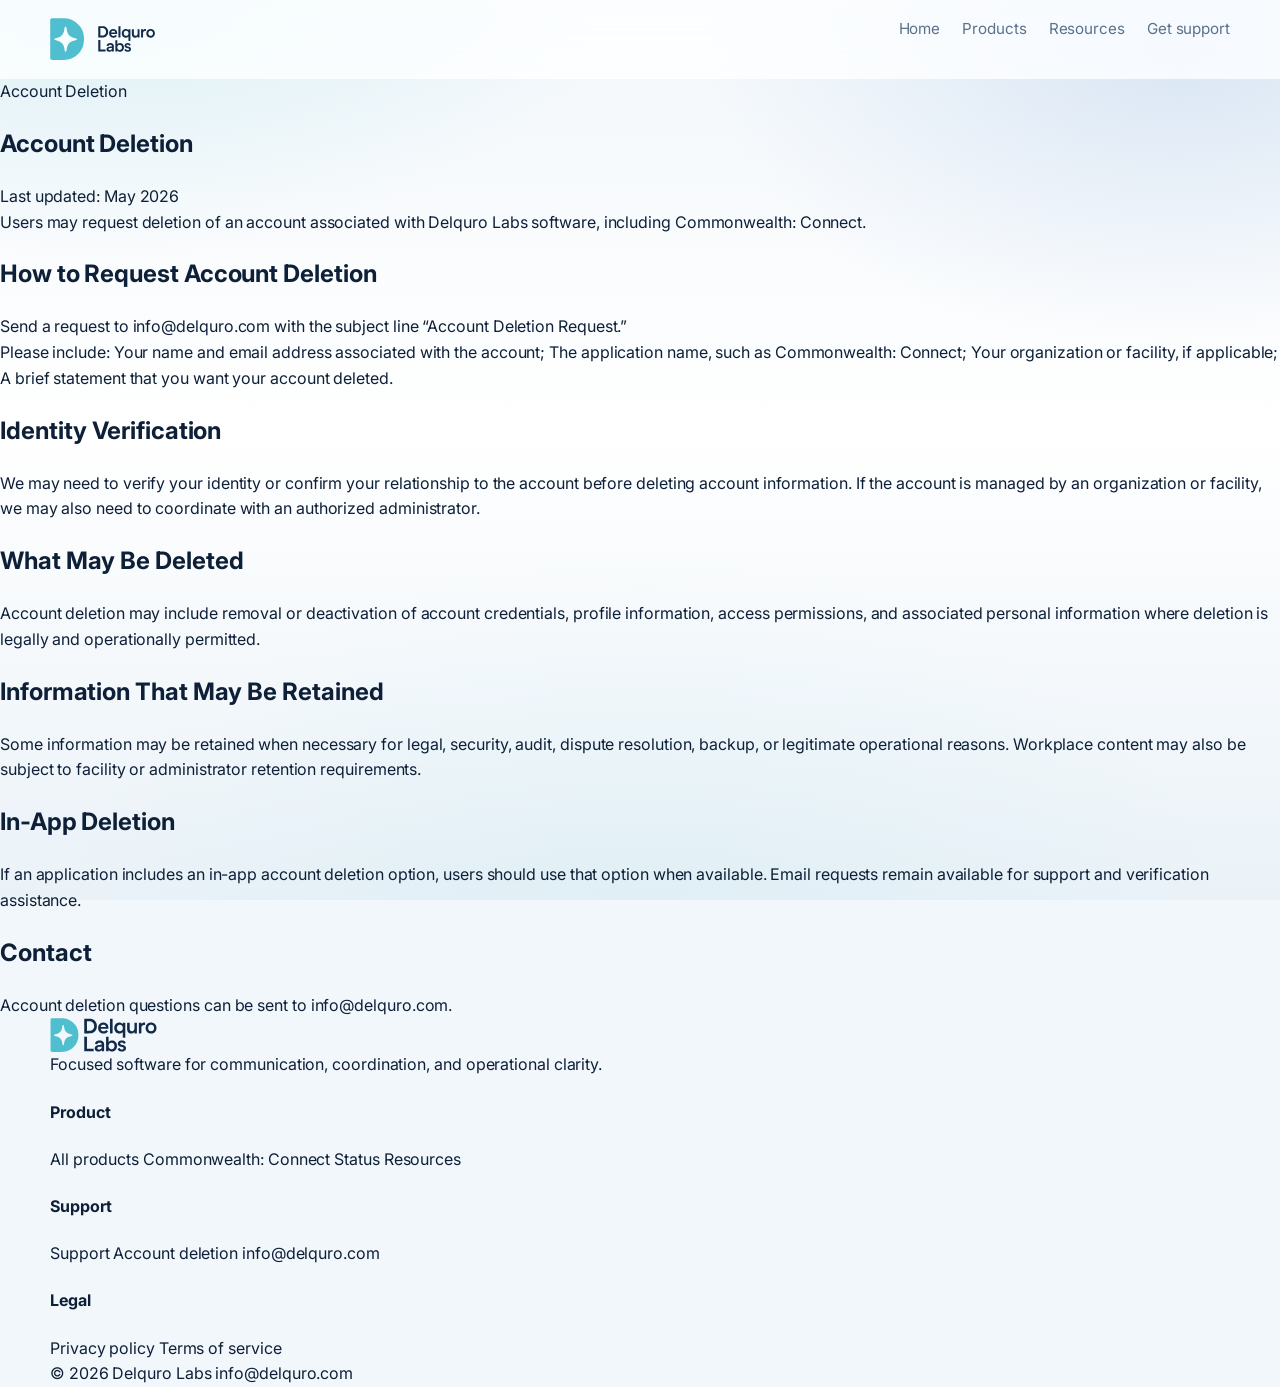
<file: account-deletion.html>
<!DOCTYPE html>
<html lang="en">
<head>
  <meta charset="UTF-8" />
  <meta name="viewport" content="width=device-width, initial-scale=1.0" />
  <title>Account Deletion | Delquro Labs</title>
  <meta name="description" content="How to request account deletion for Delquro Labs software and Commonwealth: Connect." />
  <meta name="theme-color" content="#0a1420" />
  <link rel="icon" href="favicon.ico" sizes="any" />
  <link rel="icon" type="image/svg+xml" href="assets/app-icon.svg" />
  <link rel="apple-touch-icon" href="assets/apple-touch-icon.png" />
  <link rel="manifest" href="site.webmanifest" />
  <link rel="preconnect" href="https://fonts.googleapis.com" />
  <link rel="preconnect" href="https://fonts.gstatic.com" crossorigin />
  <link href="https://fonts.googleapis.com/css2?family=Inter:wght@400;500;600;700;800&display=swap" rel="stylesheet" />
  <link rel="stylesheet" href="style.css" />
</head>
<body class="plain-policy-page">
  <a class="skip-link" href="#main">Skip to content</a>
  <div class="site-shell">
    <header class="topbar" data-topbar>
      <div class="wrap topbar-inner">
        <a href="index.html" class="brand-lockup" aria-label="Delquro Labs home">
          <img src="assets/logo-mark.svg" alt="" class="brand-mark" width="34" height="41" />
          <span class="brand-text">
            <picture>
              <source srcset="assets/wordmark-light.svg" media="(prefers-color-scheme: dark)" />
              <img src="assets/wordmark.svg" alt="Delquro Labs" class="brand-wordmark" width="57" height="26" />
            </picture>
          </span>
        </a>
        <nav class="nav" aria-label="Primary navigation">
          <a href="index.html">Home</a>
          <a href="products.html">Products</a>
          <a href="resources.html">Resources</a>
          <a href="support.html" class="btn btn-primary">Get support</a>
        </nav>
      </div>
    </header>

    <main id="main">
      <section class="content-panel policy-page">
        <span class="eyebrow">Account Deletion</span>
        <h1>Account Deletion</h1>
        <p class="policy-meta">Last updated: May 2026</p>

        <p>
          Users may request deletion of an account associated with Delquro Labs software, including
          Commonwealth: Connect.
        </p>

        <h2>How to Request Account Deletion</h2>
        <p>
          Send a request to <a href="mailto:info@delquro.com">info@delquro.com</a> with the subject
          line “Account Deletion Request.”
        </p>

        <p>Please include: Your name and email address associated with the account; The application name, such as Commonwealth: Connect; Your organization or facility, if applicable; A brief statement that you want your account deleted.</p>

        <h2>Identity Verification</h2>
        <p>
          We may need to verify your identity or confirm your relationship to the account before deleting
          account information. If the account is managed by an organization or facility, we may also need
          to coordinate with an authorized administrator.
        </p>

        <h2>What May Be Deleted</h2>
        <p>
          Account deletion may include removal or deactivation of account credentials, profile information,
          access permissions, and associated personal information where deletion is legally and operationally
          permitted.
        </p>

        <h2>Information That May Be Retained</h2>
        <p>
          Some information may be retained when necessary for legal, security, audit, dispute resolution,
          backup, or legitimate operational reasons. Workplace content may also be subject to facility or
          administrator retention requirements.
        </p>

        <h2>In-App Deletion</h2>
        <p>
          If an application includes an in-app account deletion option, users should use that option when
          available. Email requests remain available for support and verification assistance.
        </p>

        <h2>Contact</h2>
        <p>
          Account deletion questions can be sent to <a href="mailto:info@delquro.com">info@delquro.com</a>.
        </p>
      </section>
    </main>
    <footer class="footer">
      <div class="wrap footer-inner">
        <div class="footer-brand-block">
          <picture>
            <source srcset="assets/logo-lockup-light.svg" media="(prefers-color-scheme: dark)" />
            <img src="assets/logo-lockup.svg" alt="Delquro Labs" class="footer-logo" width="107" height="34" />
          </picture>
          <p class="footer-copy">Focused software for communication, coordination, and operational clarity.</p>
        </div>

        <nav class="footer-nav" aria-label="Footer navigation">
          <div class="footer-col">
            <h4>Product</h4>
            <a href="products.html">All products</a>
            <a href="commonwealth-connect.html">Commonwealth: Connect</a>
            <a href="status.html">Status</a>
            <a href="resources.html">Resources</a>
          </div>
          <div class="footer-col">
            <h4>Support</h4>
            <a href="support.html">Support</a>
            <a href="account-deletion.html">Account deletion</a>
            <a href="mailto:info@delquro.com">info@delquro.com</a>
          </div>
          <div class="footer-col">
            <h4>Legal</h4>
            <a href="privacy.html">Privacy policy</a>
            <a href="terms.html">Terms of service</a>
          </div>
        </nav>
      </div>

      <div class="wrap footer-bottom">
        <span>© 2026 Delquro Labs</span>
        <span><a href="mailto:info@delquro.com">info@delquro.com</a></span>
      </div>
    </footer>
  </div>
  <script src="site.js" defer></script>
</body>
</html>
</file>
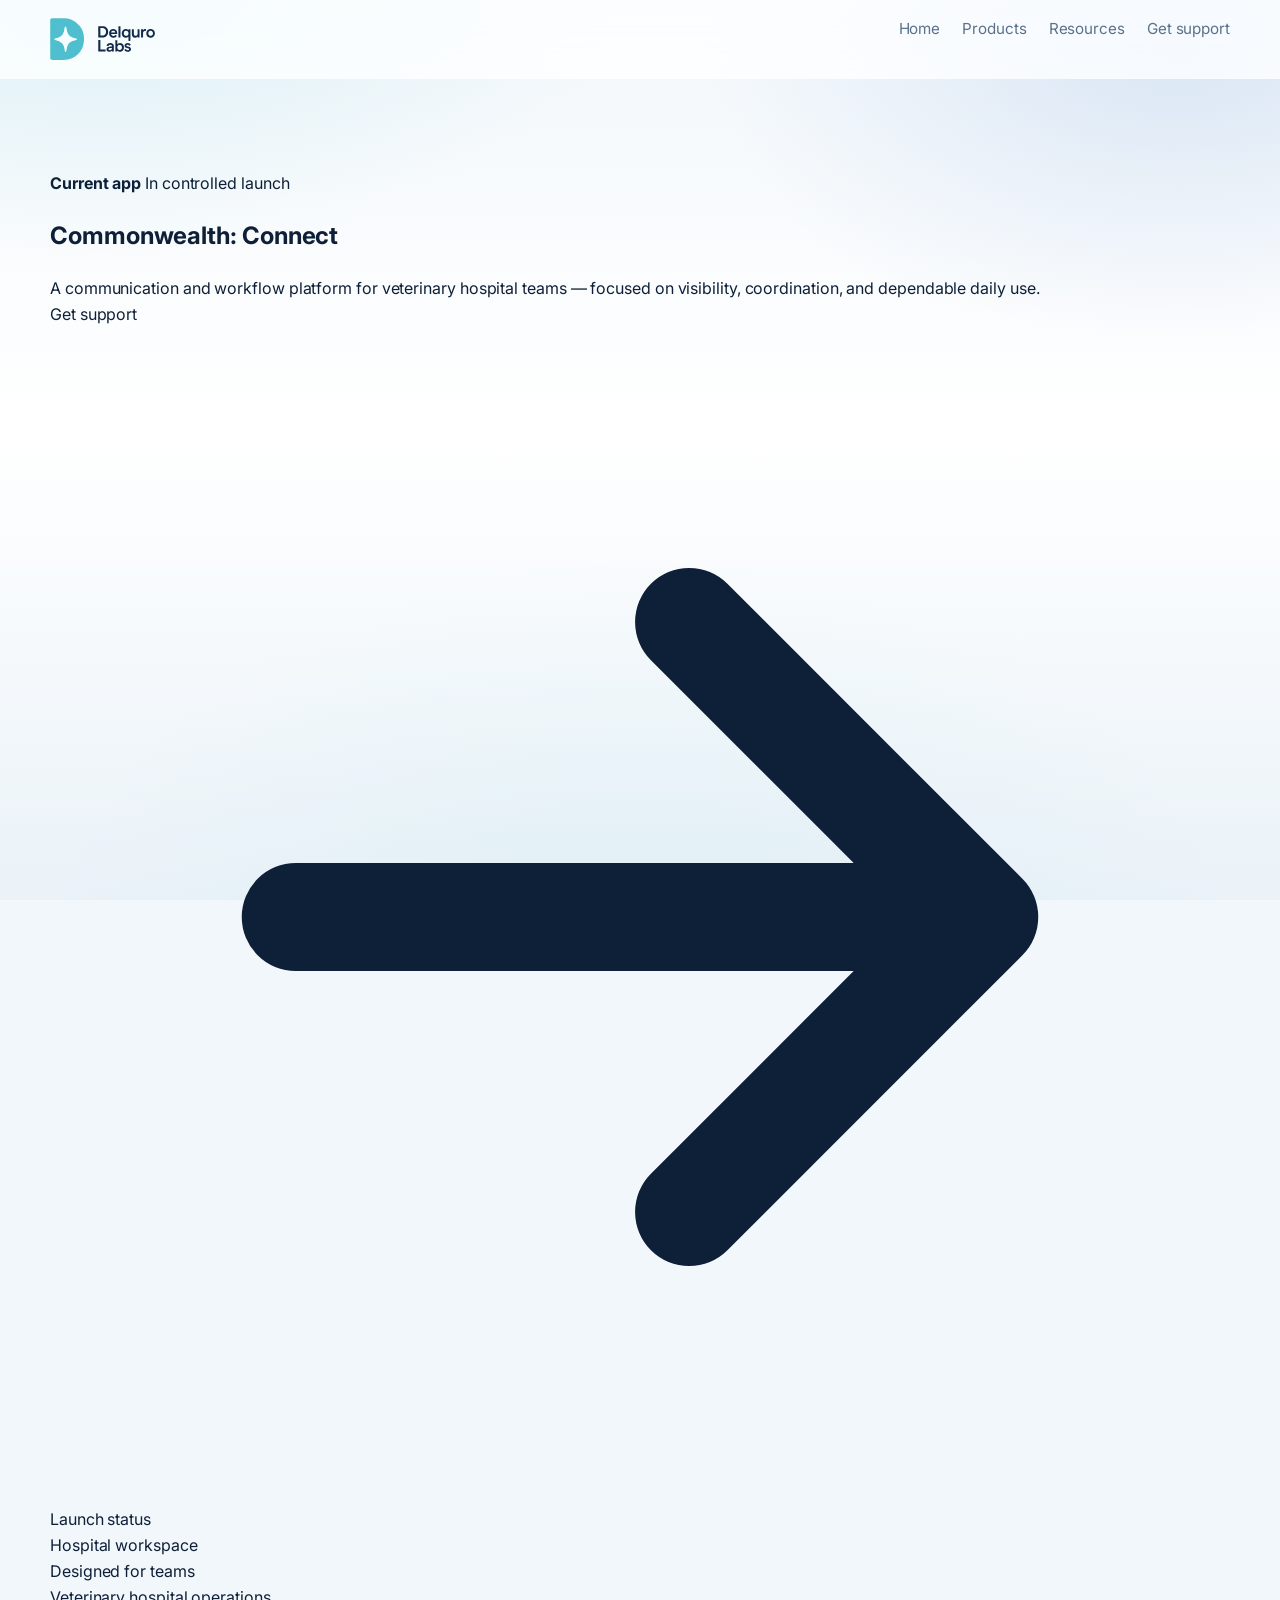
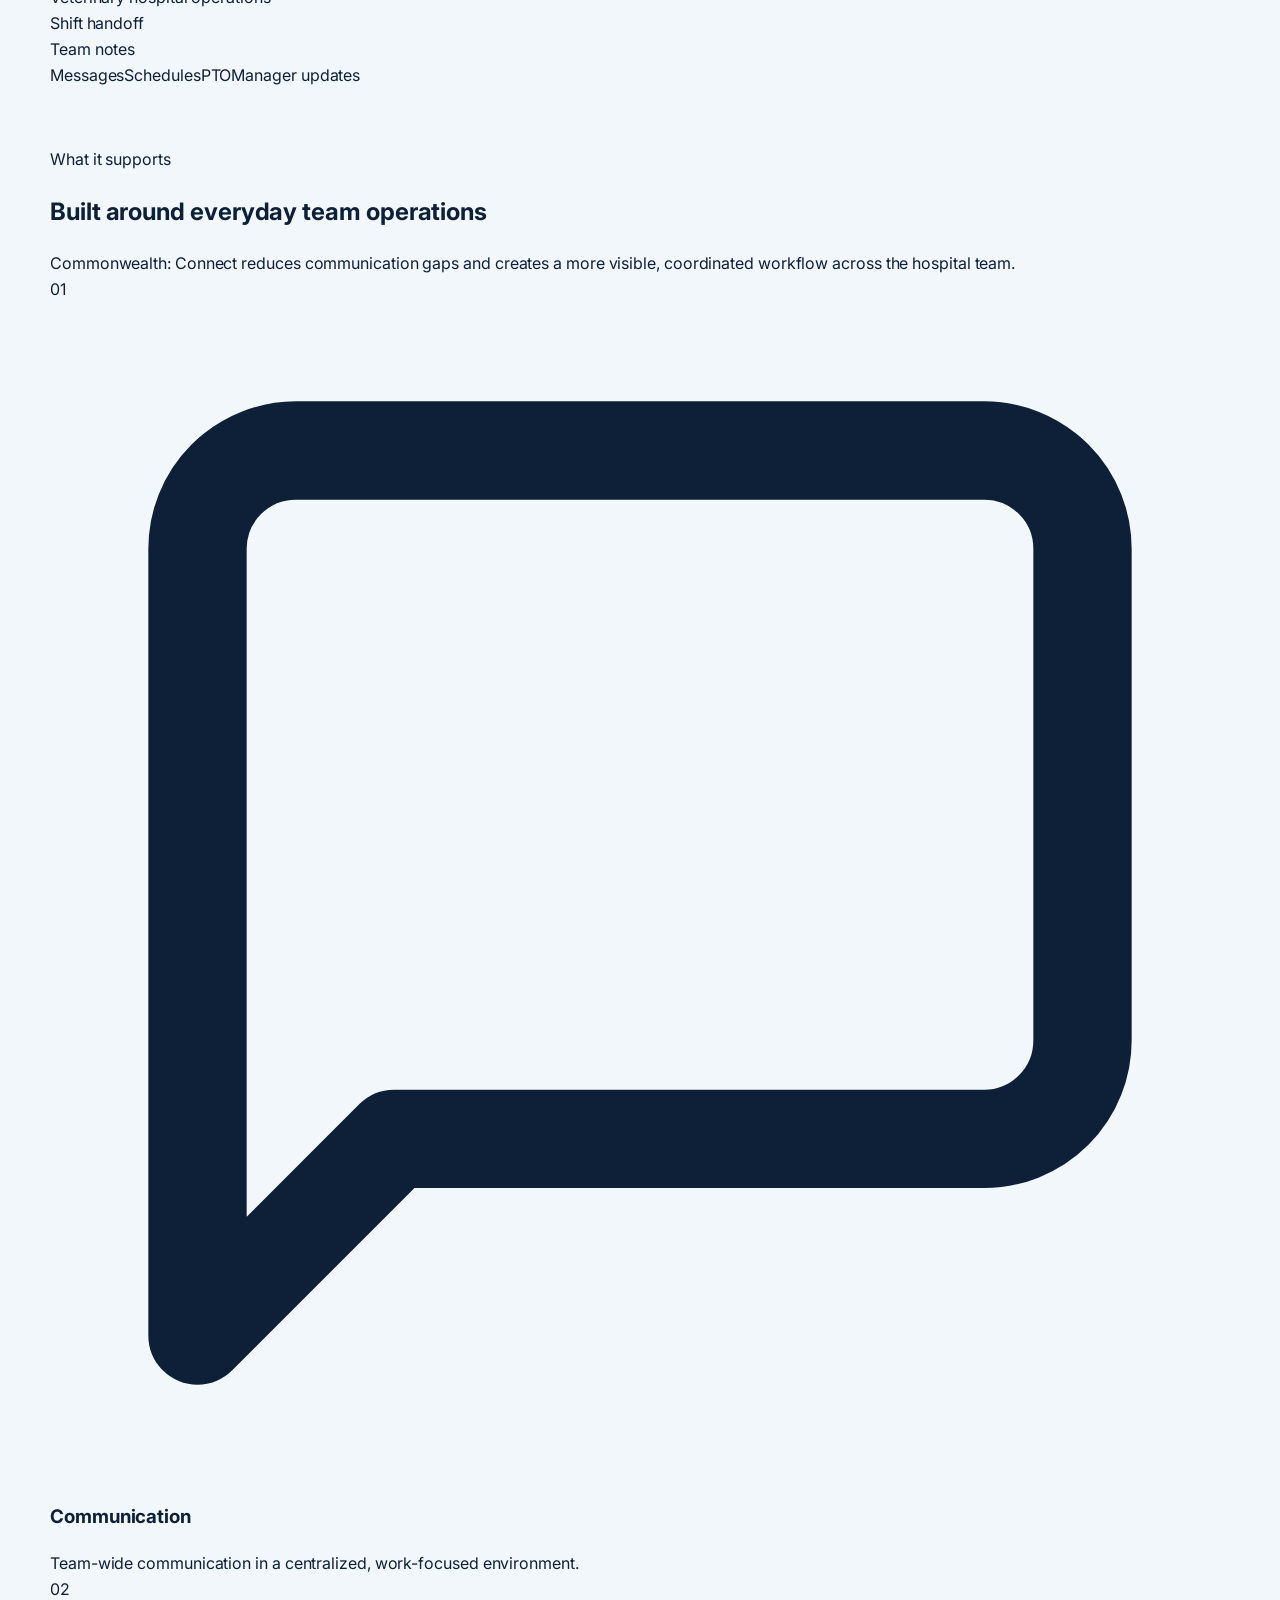
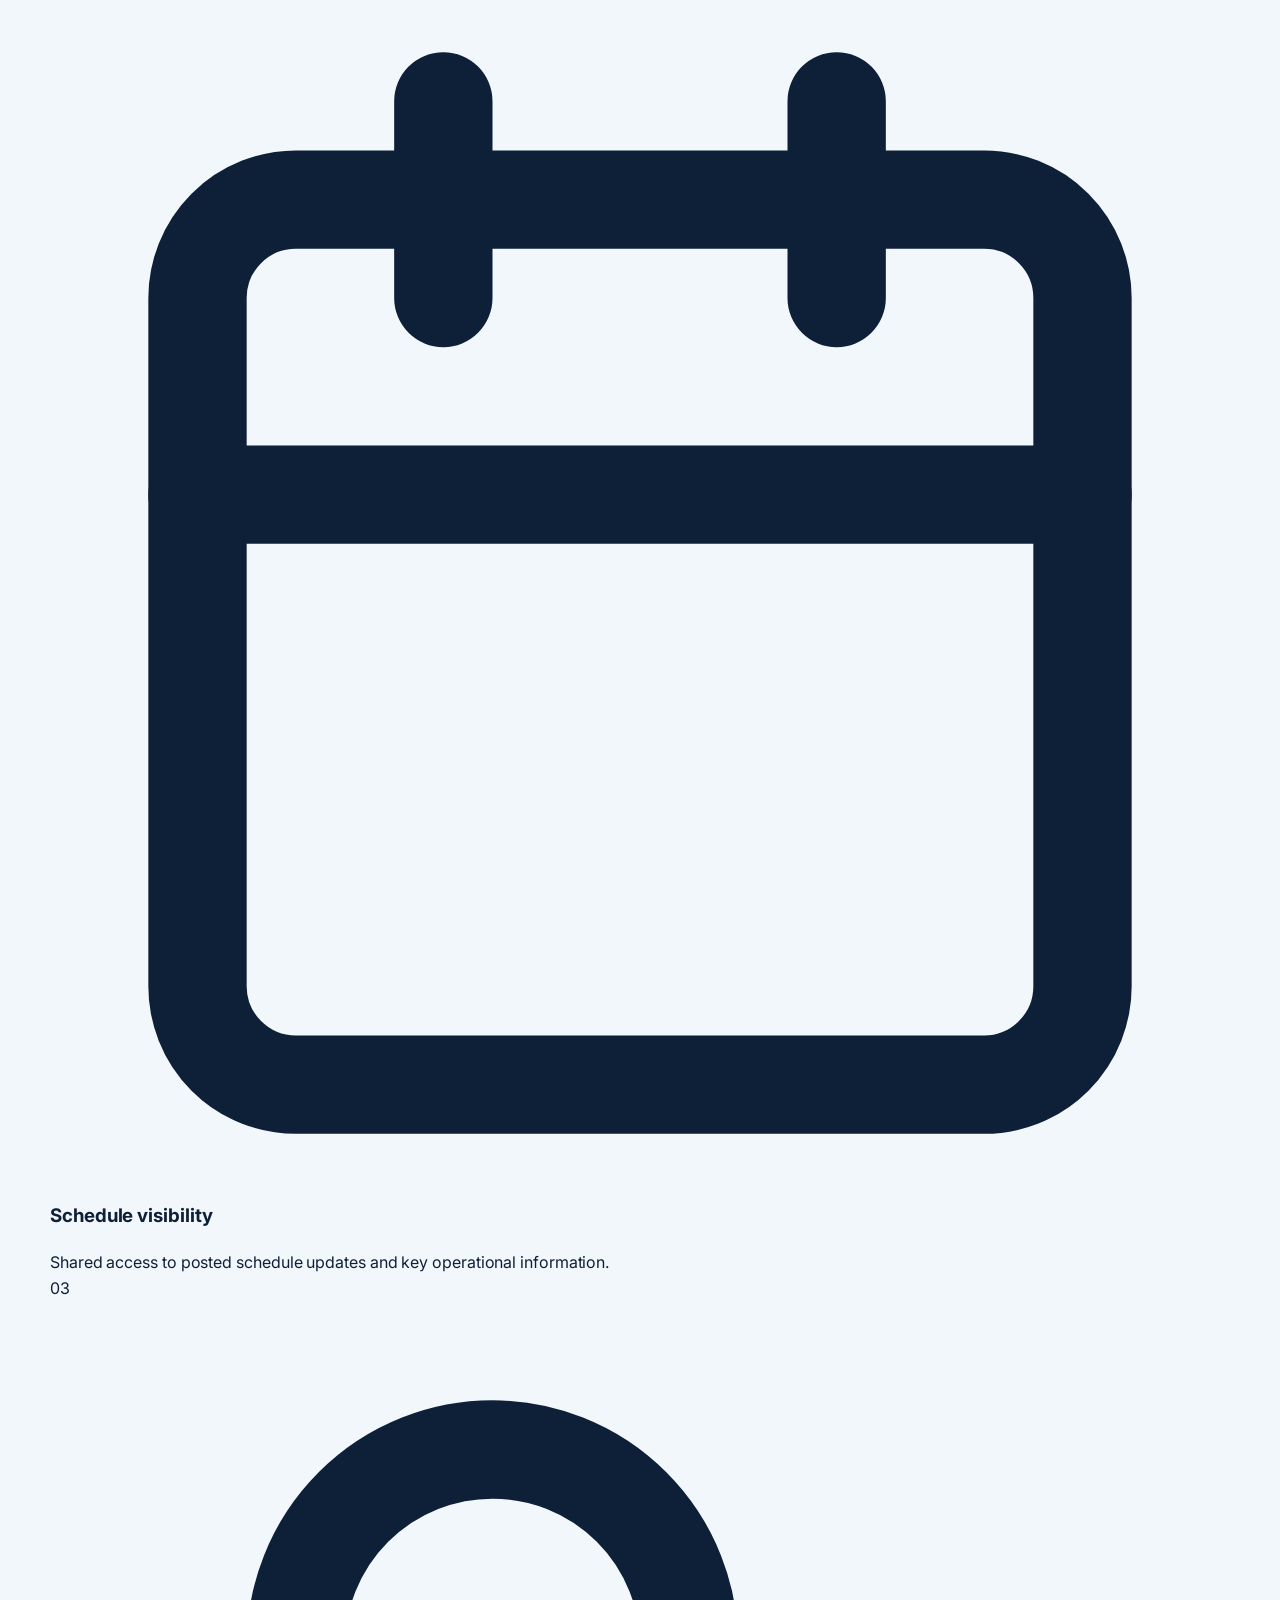
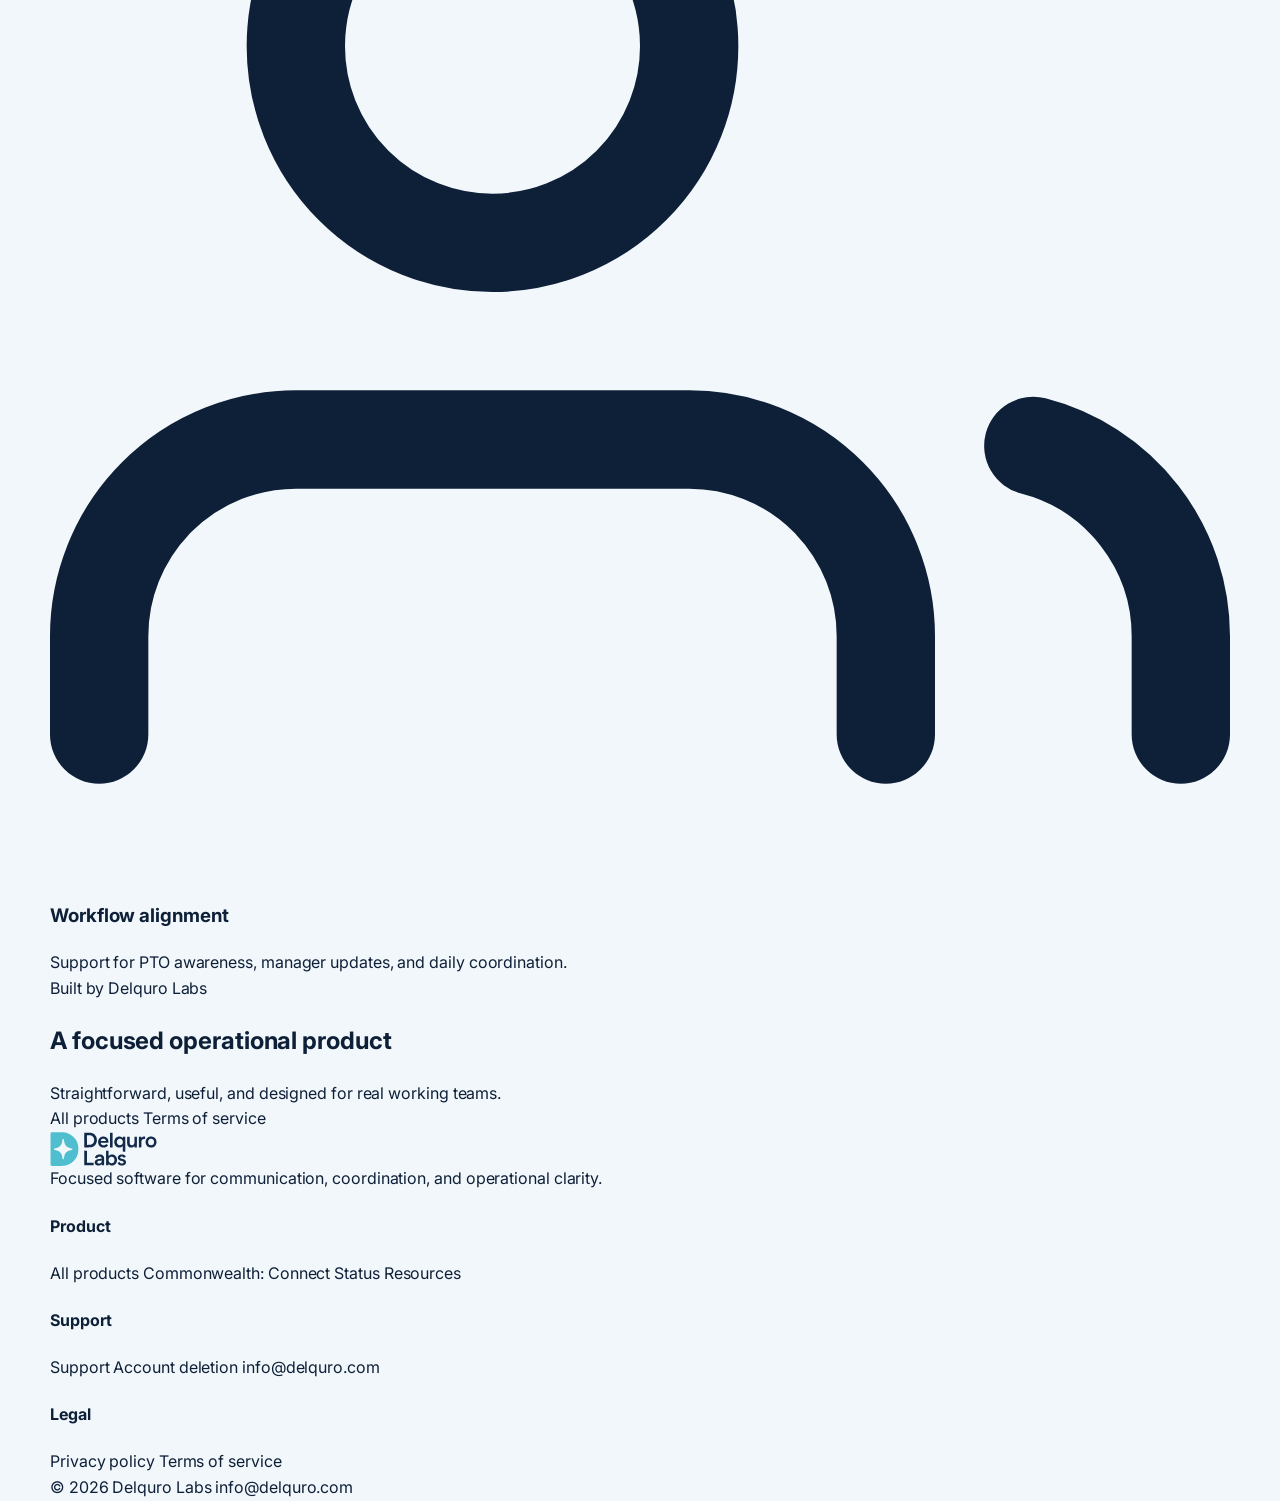
<file: commonwealth-connect.html>
<!DOCTYPE html>
<html lang="en">
<head>
  <meta charset="UTF-8" />
  <meta name="viewport" content="width=device-width, initial-scale=1.0" />
  <title>Commonwealth: Connect | Delquro Labs</title>
  <meta name="description" content="Communication and workflow software for veterinary hospital teams." />
  <meta name="theme-color" content="#0a1420" />
  <link rel="canonical" href="https://www.delquro.com/commonwealth-connect.html" />
  <meta property="og:type" content="website" />
  <meta property="og:site_name" content="Delquro Labs" />
  <meta property="og:title" content="Commonwealth: Connect | Delquro Labs" />
  <meta property="og:description" content="Communication and workflow software for veterinary hospital teams." />
  <meta property="og:image" content="https://www.delquro.com/assets/og-image.png" />
  <meta name="twitter:card" content="summary_large_image" />
  <link rel="icon" href="favicon.ico" sizes="any" />
  <link rel="icon" type="image/svg+xml" href="assets/app-icon.svg" />
  <link rel="apple-touch-icon" href="assets/apple-touch-icon.png" />
  <link rel="manifest" href="site.webmanifest" />
  <link rel="preconnect" href="https://fonts.googleapis.com" />
  <link rel="preconnect" href="https://fonts.gstatic.com" crossorigin />
  <link href="https://fonts.googleapis.com/css2?family=Inter:wght@400;500;600;700;800&display=swap" rel="stylesheet" />
  <link rel="stylesheet" href="style.css" />
</head>
<body>
  <a class="skip-link" href="#main">Skip to content</a>
  <div class="site-shell">
    <header class="topbar" data-topbar>
  <div class="wrap topbar-inner">
    <a href="index.html" class="brand-lockup" aria-label="Delquro Labs home">
          <img src="assets/logo-mark.svg" alt="" class="brand-mark" width="34" height="41" />
          <span class="brand-text">
            <picture>
              <source srcset="assets/wordmark-light.svg" media="(prefers-color-scheme: dark)" />
              <img src="assets/wordmark.svg" alt="Delquro Labs" class="brand-wordmark" width="57" height="26" />
            </picture>
          </span>
        </a>
    <nav class="nav" aria-label="Primary navigation">
          <a href="index.html">Home</a>
          <a href="products.html" class="is-current">Products</a>
          <a href="resources.html">Resources</a>
          <a href="support.html" class="btn btn-primary">Get support</a>
        </nav>
  </div>
</header>
    <main id="main">
      <section class="hero">
        <div class="hero-grid-lines" aria-hidden="true"></div>
        <div class="wrap hero-grid">
          <div class="hero-copy">
            <span class="badge"><strong>Current app</strong> In controlled launch</span>
            <h1>Commonwealth: <span class="gradient-text">Connect</span></h1>
            <p class="hero-text">
              A communication and workflow platform for veterinary hospital teams — focused on
              visibility, coordination, and dependable daily use.
            </p>
            <div class="hero-actions">
              <a class="btn btn-primary btn-lg" href="support.html">
                Get support
                <svg viewBox="0 0 24 24" fill="none" stroke="currentColor" stroke-width="2.2" stroke-linecap="round" stroke-linejoin="round" aria-hidden="true"><path d="M5 12h14M13 6l6 6-6 6"/></svg>
              </a>
              <a class="btn btn-secondary btn-lg" href="status.html">Launch status</a>
            </div>
          </div>

          <div class="hero-visual">
            <div class="product-stage">
              <div class="product-shell">
                <div class="shell-topbar">
                  <span class="shell-dot"></span><span class="shell-dot"></span><span class="shell-dot"></span>
                  <span class="shell-title">Hospital workspace</span>
                </div>
                <div class="shell-body">
                  <span class="shell-chip">Designed for teams</span>
                  <div class="workflow-card">
                    <div class="workflow-title">Veterinary hospital operations</div>
                    <div class="line-stack"><span></span><span></span><span></span></div>
                  </div>
                  <div class="mini-grid">
                    <div class="mini-card mini-card-accent">
                      <div class="mini-title">Shift handoff</div>
                      <div class="line-stack"><span></span><span></span></div>
                    </div>
                    <div class="mini-card">
                      <div class="mini-title">Team notes</div>
                      <div class="line-stack"><span></span><span></span></div>
                    </div>
                  </div>
                  <div class="pill-row"><span>Messages</span><span>Schedules</span><span>PTO</span><span>Manager updates</span></div>
                </div>
              </div>
            </div>
          </div>
        </div>
      </section>

      <section class="section">
        <div class="wrap">
          <div class="section-head" data-reveal>
            <span class="eyebrow">What it supports</span>
            <h2>Built around everyday team operations</h2>
            <p>Commonwealth: Connect reduces communication gaps and creates a more visible, coordinated workflow across the hospital team.</p>
          </div>

          <div class="card-grid three-up">
            <article class="card" data-reveal>
              <span class="card-index">01</span>
              <div class="card-icon">
                <svg viewBox="0 0 24 24" fill="none" stroke="currentColor" stroke-width="2" stroke-linecap="round" stroke-linejoin="round" aria-hidden="true"><path d="M21 15a2 2 0 0 1-2 2H7l-4 4V5a2 2 0 0 1 2-2h14a2 2 0 0 1 2 2z"/></svg>
              </div>
              <h3>Communication</h3>
              <p>Team-wide communication in a centralized, work-focused environment.</p>
            </article>

            <article class="card" data-reveal>
              <span class="card-index">02</span>
              <div class="card-icon">
                <svg viewBox="0 0 24 24" fill="none" stroke="currentColor" stroke-width="2" stroke-linecap="round" stroke-linejoin="round" aria-hidden="true"><rect x="3" y="4" width="18" height="18" rx="2"/><path d="M16 2v4M8 2v4M3 10h18"/></svg>
              </div>
              <h3>Schedule visibility</h3>
              <p>Shared access to posted schedule updates and key operational information.</p>
            </article>

            <article class="card" data-reveal>
              <span class="card-index">03</span>
              <div class="card-icon">
                <svg viewBox="0 0 24 24" fill="none" stroke="currentColor" stroke-width="2" stroke-linecap="round" stroke-linejoin="round" aria-hidden="true"><path d="M17 21v-2a4 4 0 0 0-4-4H5a4 4 0 0 0-4 4v2"/><circle cx="9" cy="7" r="4"/><path d="M23 21v-2a4 4 0 0 0-3-3.87"/></svg>
              </div>
              <h3>Workflow alignment</h3>
              <p>Support for PTO awareness, manager updates, and daily coordination.</p>
            </article>
          </div>
        </div>
      </section>

      <section class="section section-tight">
        <div class="wrap">
          <div class="feature-band" data-reveal>
            <div class="feature-copy">
              <span class="eyebrow">Built by Delquro Labs</span>
              <h2>A focused operational product</h2>
              <p>Straightforward, useful, and designed for real working teams.</p>
            </div>
            <div class="feature-actions">
              <a href="products.html" class="btn btn-secondary">All products</a>
              <a href="terms.html" class="btn btn-primary">Terms of service</a>
            </div>
          </div>
        </div>
      </section>
    </main>
    <footer class="footer">
      <div class="wrap footer-inner">
        <div class="footer-brand-block">
          <picture>
            <source srcset="assets/logo-lockup-light.svg" media="(prefers-color-scheme: dark)" />
            <img src="assets/logo-lockup.svg" alt="Delquro Labs" class="footer-logo" width="107" height="34" />
          </picture>
          <p class="footer-copy">Focused software for communication, coordination, and operational clarity.</p>
        </div>

        <nav class="footer-nav" aria-label="Footer navigation">
          <div class="footer-col">
            <h4>Product</h4>
            <a href="products.html">All products</a>
            <a href="commonwealth-connect.html">Commonwealth: Connect</a>
            <a href="status.html">Status</a>
            <a href="resources.html">Resources</a>
          </div>
          <div class="footer-col">
            <h4>Support</h4>
            <a href="support.html">Support</a>
            <a href="account-deletion.html">Account deletion</a>
            <a href="mailto:info@delquro.com">info@delquro.com</a>
          </div>
          <div class="footer-col">
            <h4>Legal</h4>
            <a href="privacy.html">Privacy policy</a>
            <a href="terms.html">Terms of service</a>
          </div>
        </nav>
      </div>

      <div class="wrap footer-bottom">
        <span>© 2026 Delquro Labs</span>
        <span><a href="mailto:info@delquro.com">info@delquro.com</a></span>
      </div>
    </footer>
  </div>
  <script src="site.js" defer></script>
</body>
</html>
</file>
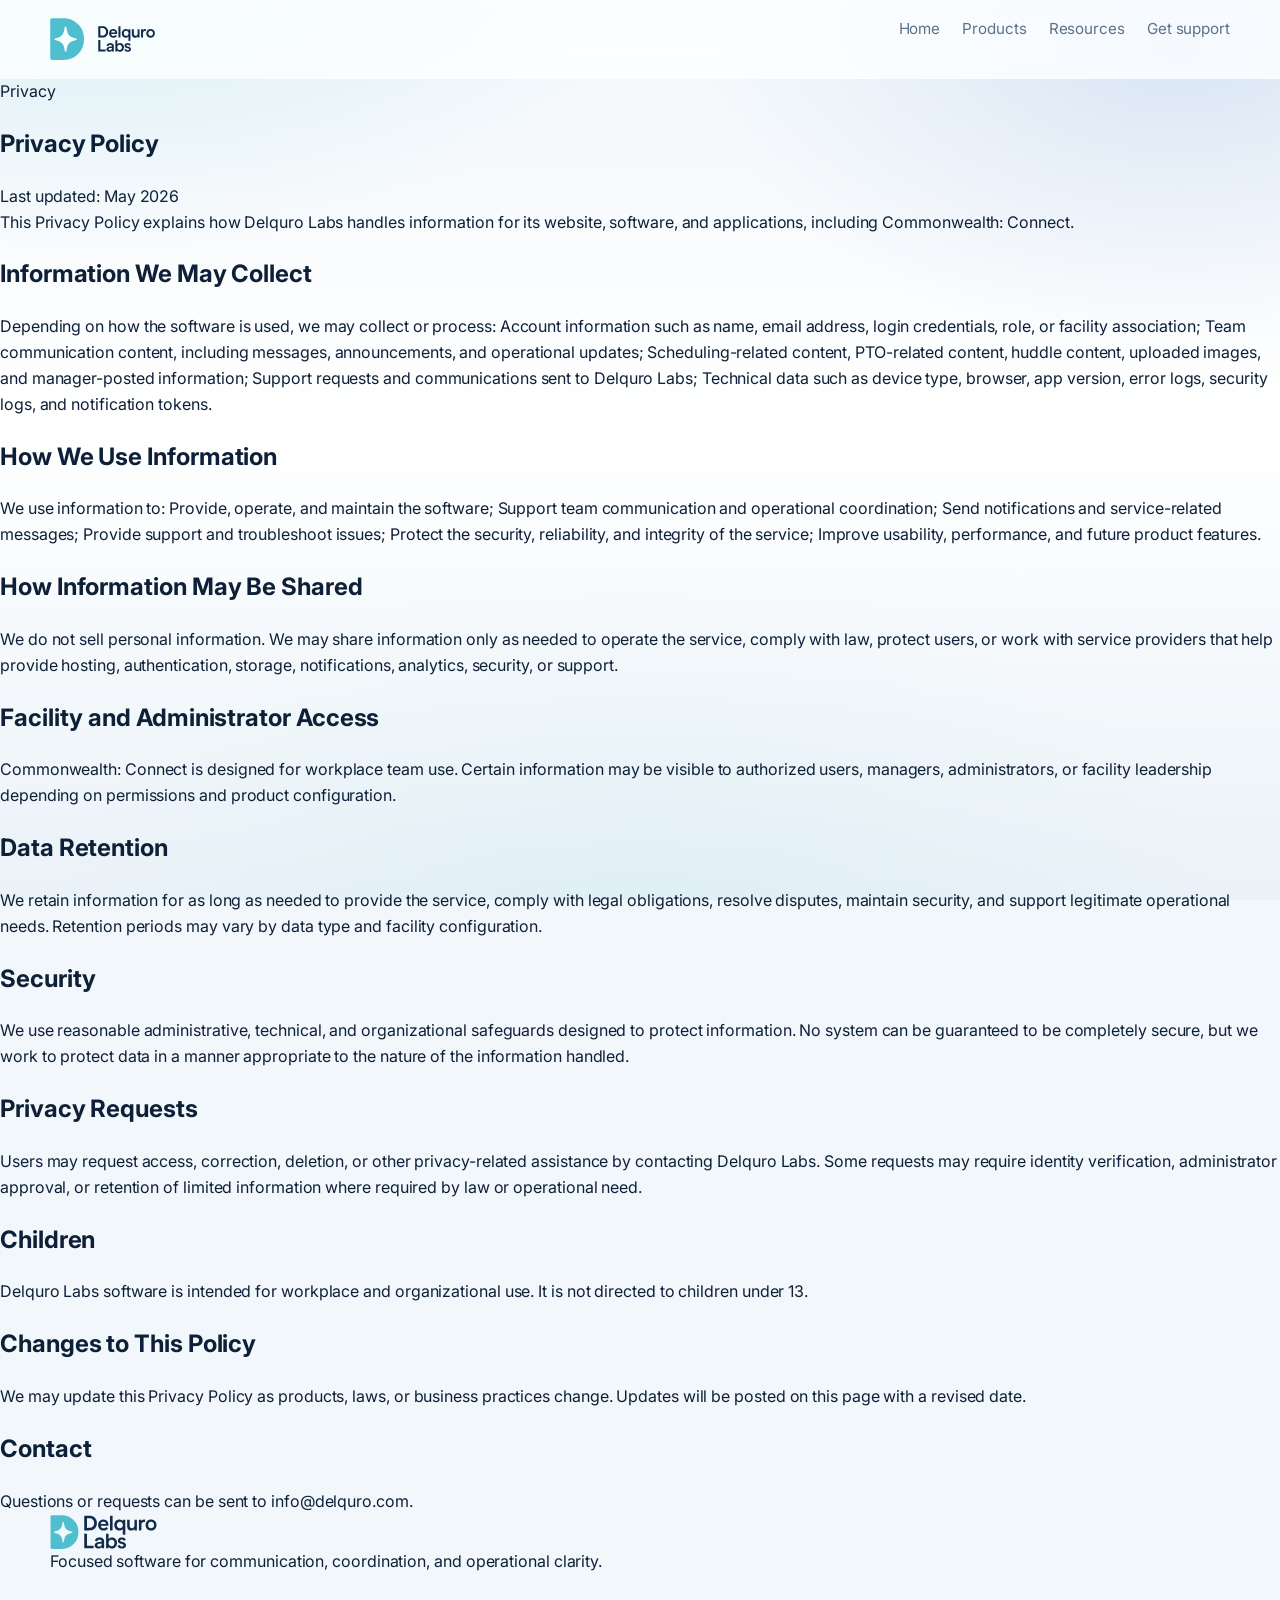
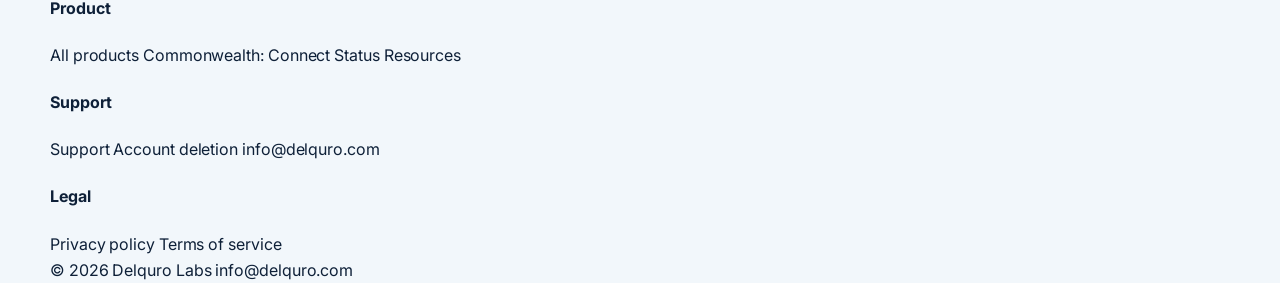
<file: privacy.html>
<!DOCTYPE html>
<html lang="en">
<head>
  <meta charset="UTF-8" />
  <meta name="viewport" content="width=device-width, initial-scale=1.0" />
  <title>Privacy Policy | Delquro Labs</title>
  <meta name="description" content="Privacy Policy for Delquro Labs and Commonwealth: Connect." />
  <meta name="theme-color" content="#0a1420" />
  <link rel="icon" href="favicon.ico" sizes="any" />
  <link rel="icon" type="image/svg+xml" href="assets/app-icon.svg" />
  <link rel="apple-touch-icon" href="assets/apple-touch-icon.png" />
  <link rel="manifest" href="site.webmanifest" />
  <link rel="preconnect" href="https://fonts.googleapis.com" />
  <link rel="preconnect" href="https://fonts.gstatic.com" crossorigin />
  <link href="https://fonts.googleapis.com/css2?family=Inter:wght@400;500;600;700;800&display=swap" rel="stylesheet" />
  <link rel="stylesheet" href="style.css" />
</head>
<body class="plain-policy-page">
  <a class="skip-link" href="#main">Skip to content</a>
  <div class="site-shell">
    <header class="topbar" data-topbar>
      <div class="wrap topbar-inner">
        <a href="index.html" class="brand-lockup" aria-label="Delquro Labs home">
          <img src="assets/logo-mark.svg" alt="" class="brand-mark" width="34" height="41" />
          <span class="brand-text">
            <picture>
              <source srcset="assets/wordmark-light.svg" media="(prefers-color-scheme: dark)" />
              <img src="assets/wordmark.svg" alt="Delquro Labs" class="brand-wordmark" width="57" height="26" />
            </picture>
          </span>
        </a>
        <nav class="nav" aria-label="Primary navigation">
          <a href="index.html">Home</a>
          <a href="products.html">Products</a>
          <a href="resources.html">Resources</a>
          <a href="support.html" class="btn btn-primary">Get support</a>
        </nav>
      </div>
    </header>

    <main id="main">
      <section class="content-panel policy-page">
        <span class="eyebrow">Privacy</span>
        <h1>Privacy Policy</h1>
        <p class="policy-meta">Last updated: May 2026</p>

        <p>
          This Privacy Policy explains how Delquro Labs handles information for its website,
          software, and applications, including Commonwealth: Connect.
        </p>

        <h2>Information We May Collect</h2>
        <p>Depending on how the software is used, we may collect or process: Account information such as name, email address, login credentials, role, or facility association; Team communication content, including messages, announcements, and operational updates; Scheduling-related content, PTO-related content, huddle content, uploaded images, and manager-posted information; Support requests and communications sent to Delquro Labs; Technical data such as device type, browser, app version, error logs, security logs, and notification tokens.</p>

        <h2>How We Use Information</h2>
        <p>We use information to: Provide, operate, and maintain the software; Support team communication and operational coordination; Send notifications and service-related messages; Provide support and troubleshoot issues; Protect the security, reliability, and integrity of the service; Improve usability, performance, and future product features.</p>

        <h2>How Information May Be Shared</h2>
        <p>
          We do not sell personal information. We may share information only as needed to operate
          the service, comply with law, protect users, or work with service providers that help
          provide hosting, authentication, storage, notifications, analytics, security, or support.
        </p>

        <h2>Facility and Administrator Access</h2>
        <p>
          Commonwealth: Connect is designed for workplace team use. Certain information may be
          visible to authorized users, managers, administrators, or facility leadership depending
          on permissions and product configuration.
        </p>

        <h2>Data Retention</h2>
        <p>
          We retain information for as long as needed to provide the service, comply with legal
          obligations, resolve disputes, maintain security, and support legitimate operational
          needs. Retention periods may vary by data type and facility configuration.
        </p>

        <h2>Security</h2>
        <p>
          We use reasonable administrative, technical, and organizational safeguards designed to
          protect information. No system can be guaranteed to be completely secure, but we work to
          protect data in a manner appropriate to the nature of the information handled.
        </p>

        <h2>Privacy Requests</h2>
        <p>
          Users may request access, correction, deletion, or other privacy-related assistance by
          contacting Delquro Labs. Some requests may require identity verification, administrator
          approval, or retention of limited information where required by law or operational need.
        </p>

        <h2>Children</h2>
        <p>
          Delquro Labs software is intended for workplace and organizational use. It is not directed
          to children under 13.
        </p>

        <h2>Changes to This Policy</h2>
        <p>
          We may update this Privacy Policy as products, laws, or business practices change. Updates
          will be posted on this page with a revised date.
        </p>

        <h2>Contact</h2>
        <p>
          Questions or requests can be sent to <a href="mailto:info@delquro.com">info@delquro.com</a>.
        </p>
      </section>
    </main>
    <footer class="footer">
      <div class="wrap footer-inner">
        <div class="footer-brand-block">
          <picture>
            <source srcset="assets/logo-lockup-light.svg" media="(prefers-color-scheme: dark)" />
            <img src="assets/logo-lockup.svg" alt="Delquro Labs" class="footer-logo" width="107" height="34" />
          </picture>
          <p class="footer-copy">Focused software for communication, coordination, and operational clarity.</p>
        </div>

        <nav class="footer-nav" aria-label="Footer navigation">
          <div class="footer-col">
            <h4>Product</h4>
            <a href="products.html">All products</a>
            <a href="commonwealth-connect.html">Commonwealth: Connect</a>
            <a href="status.html">Status</a>
            <a href="resources.html">Resources</a>
          </div>
          <div class="footer-col">
            <h4>Support</h4>
            <a href="support.html">Support</a>
            <a href="account-deletion.html">Account deletion</a>
            <a href="mailto:info@delquro.com">info@delquro.com</a>
          </div>
          <div class="footer-col">
            <h4>Legal</h4>
            <a href="privacy.html">Privacy policy</a>
            <a href="terms.html">Terms of service</a>
          </div>
        </nav>
      </div>

      <div class="wrap footer-bottom">
        <span>© 2026 Delquro Labs</span>
        <span><a href="mailto:info@delquro.com">info@delquro.com</a></span>
      </div>
    </footer>
  </div>
  <script src="site.js" defer></script>
</body>
</html>
</file>
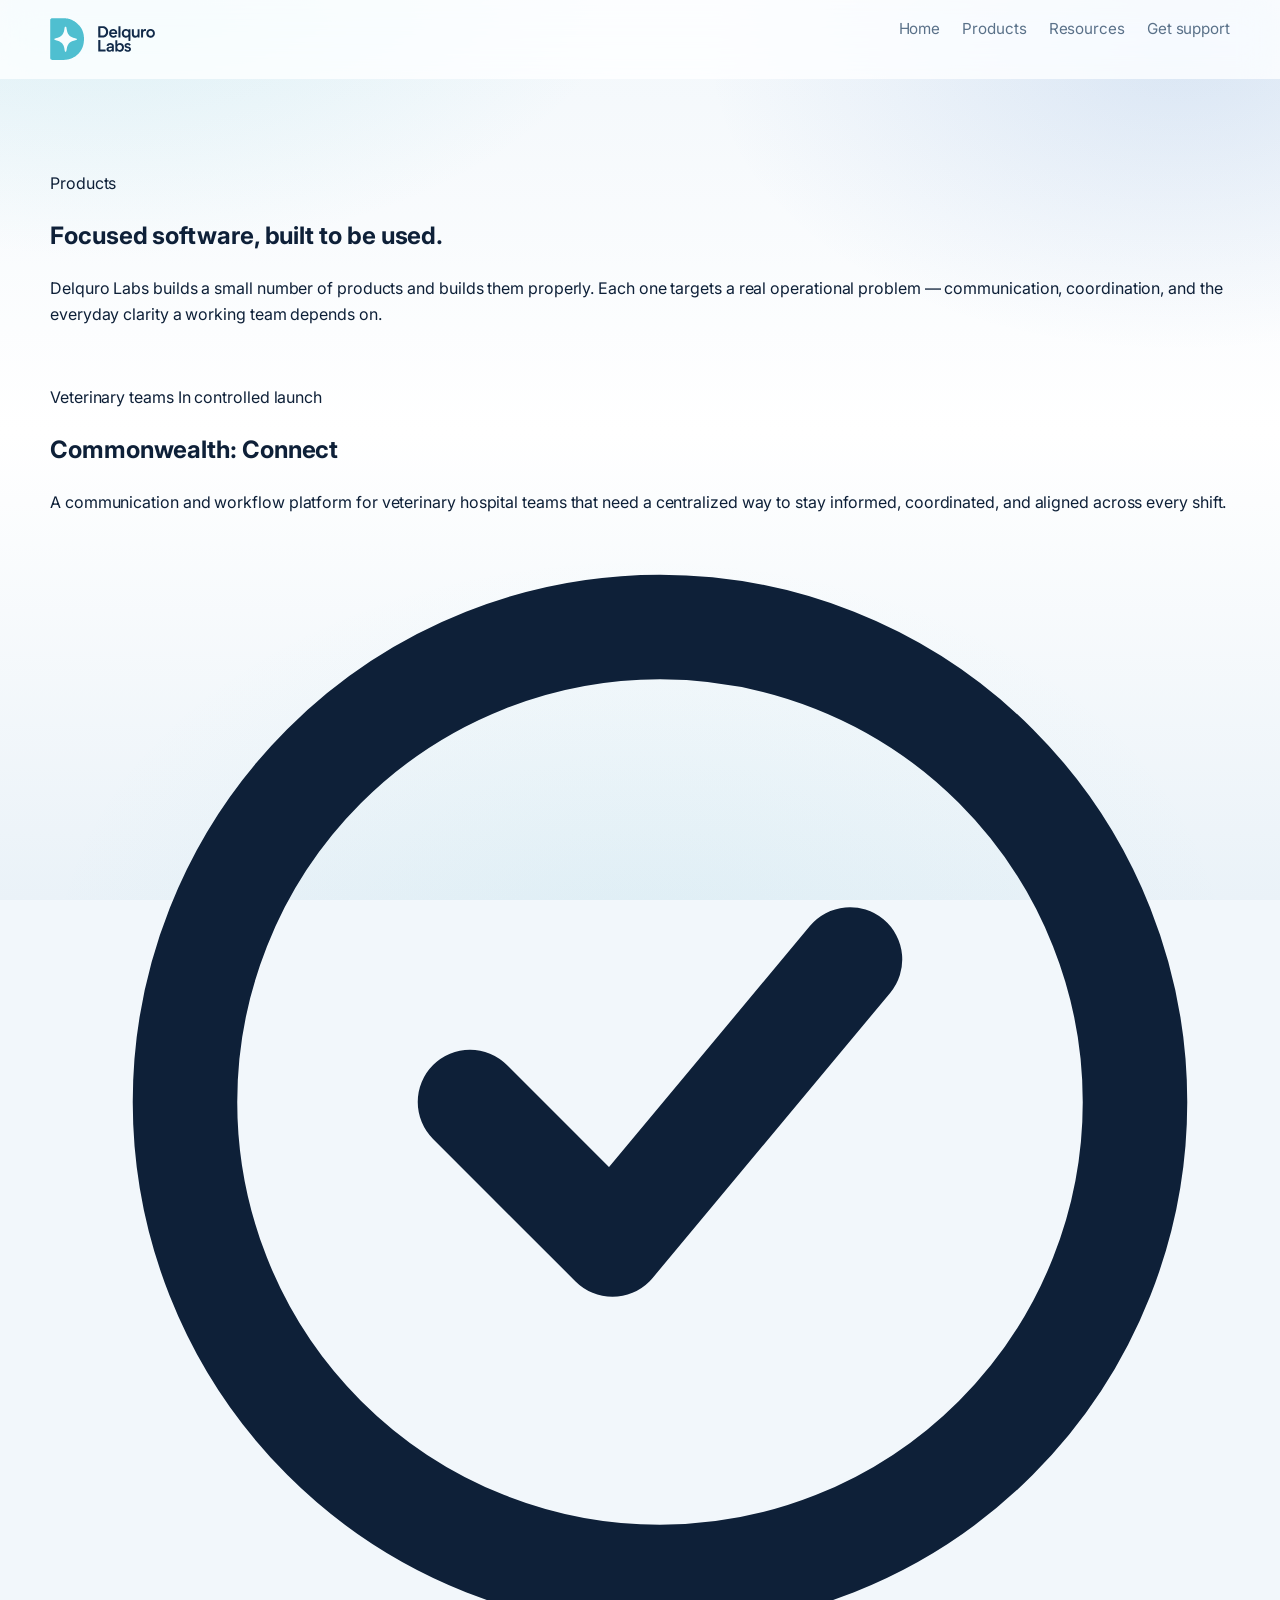
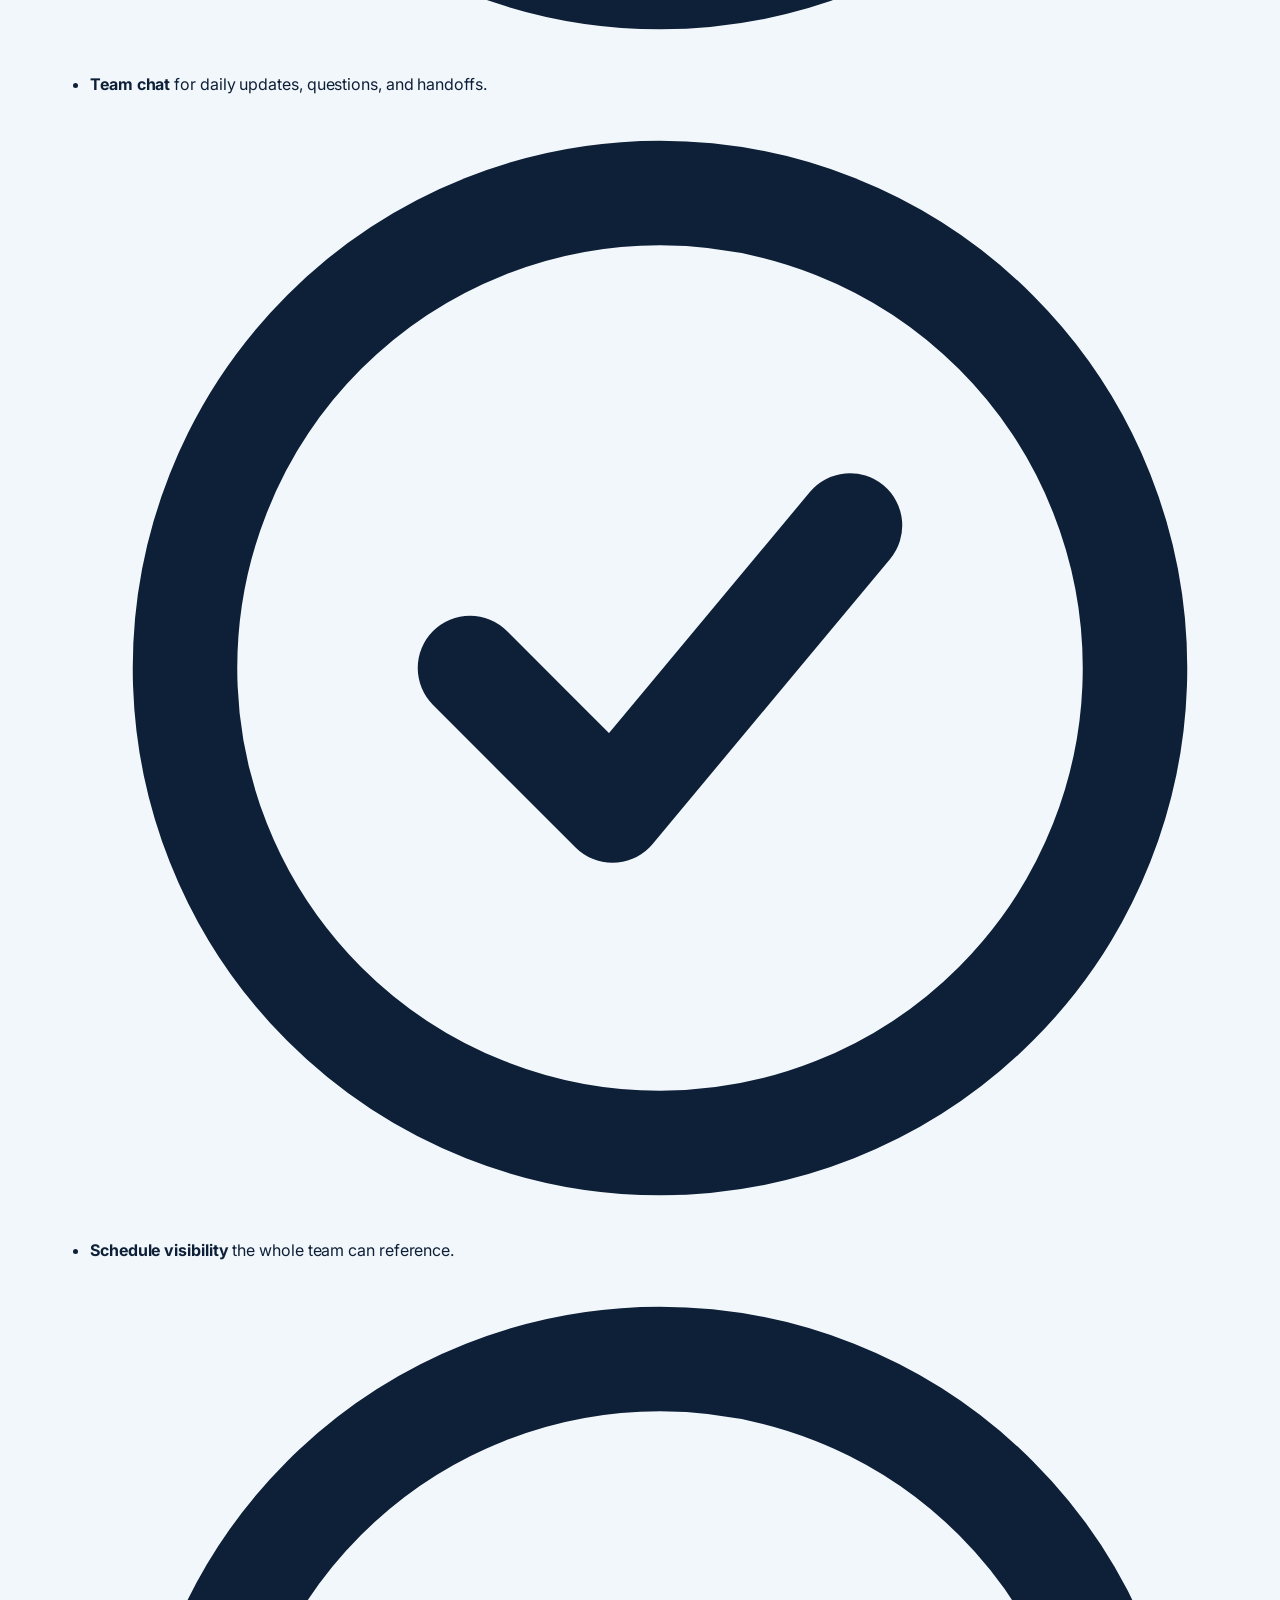
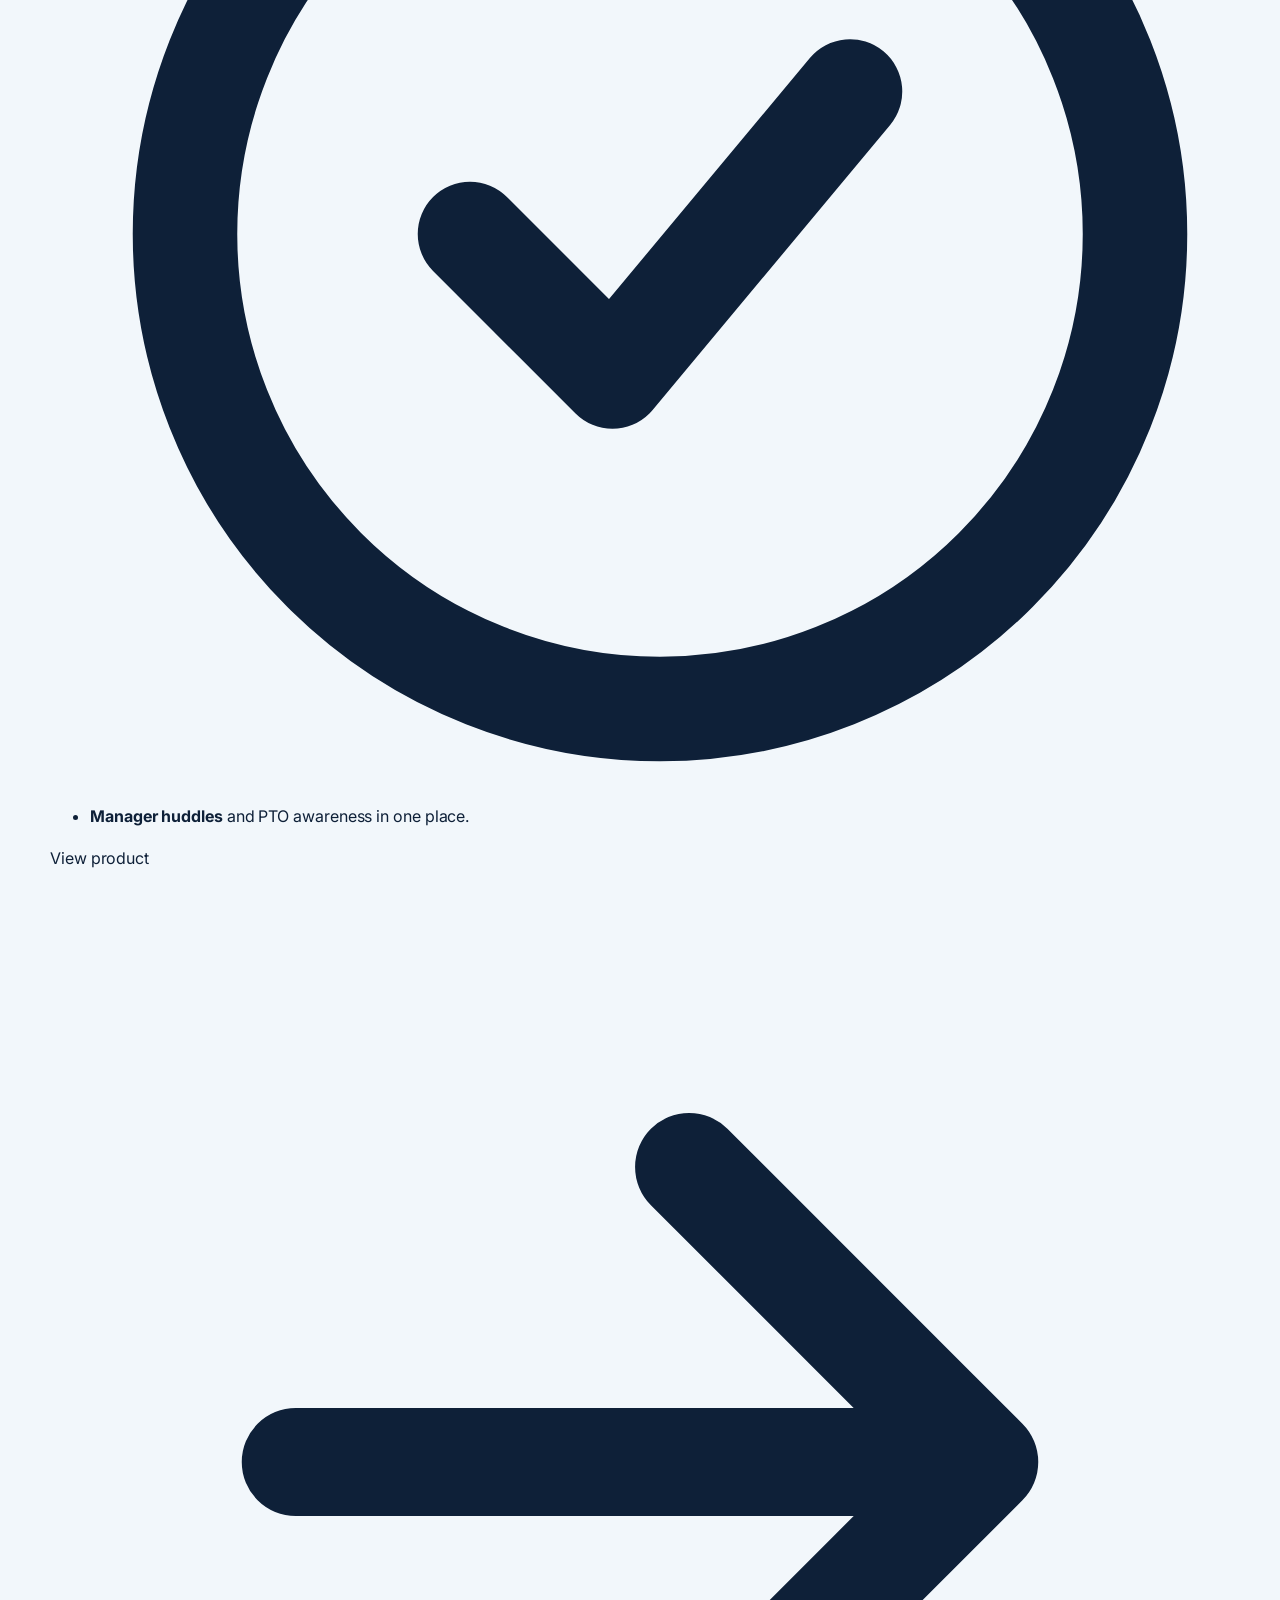
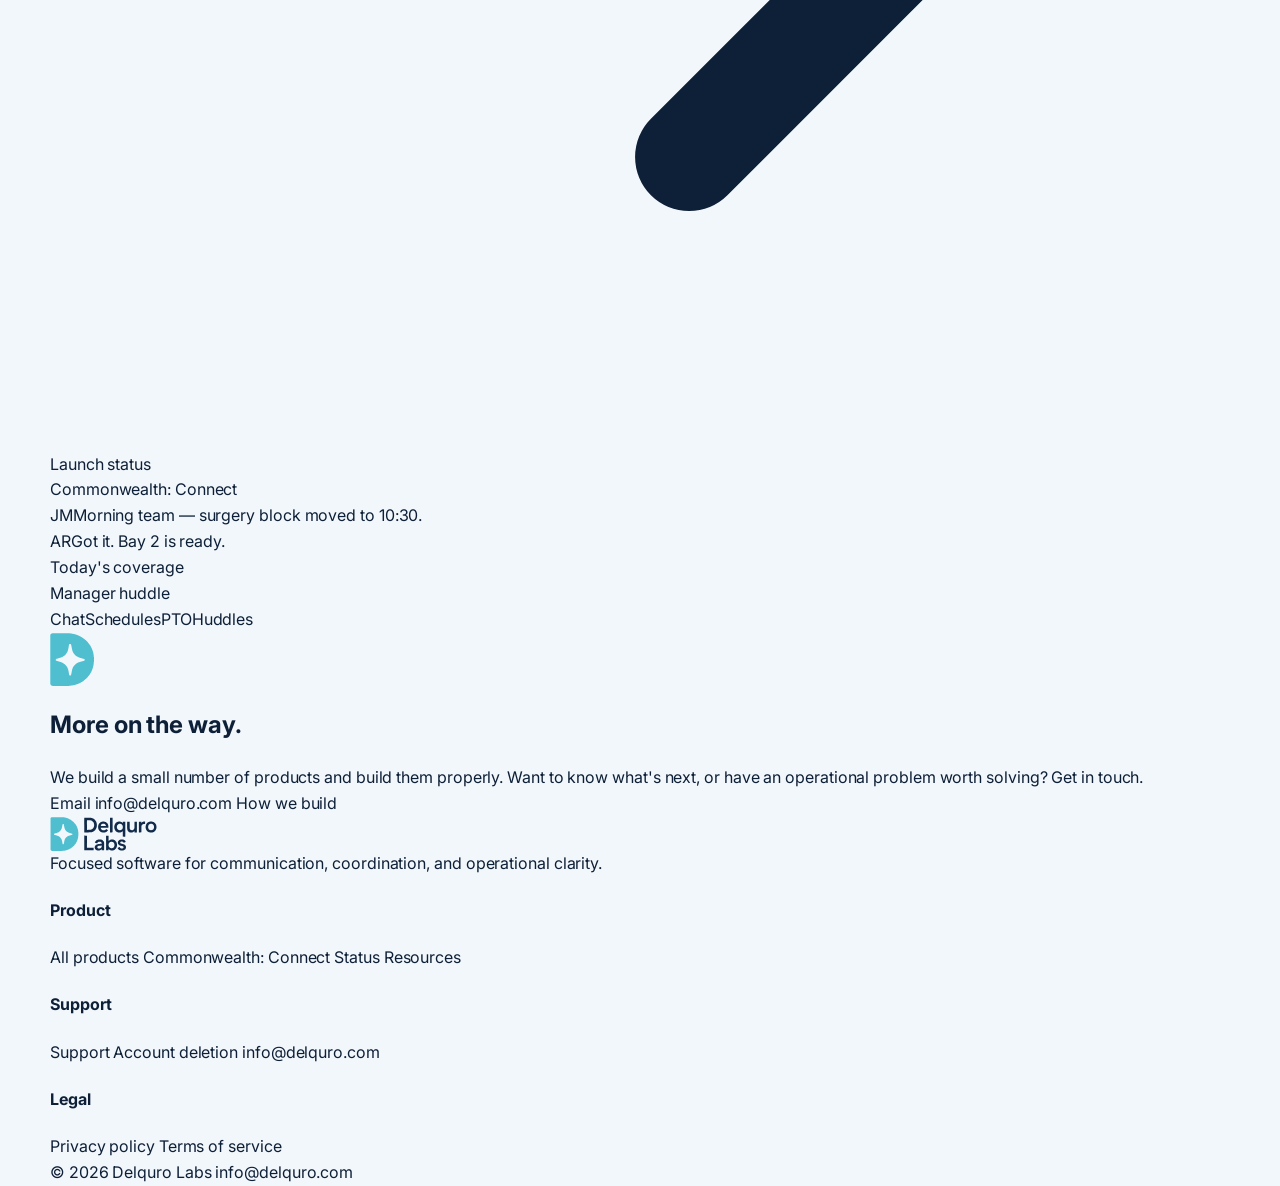
<file: products.html>
<!DOCTYPE html>
<html lang="en">
<head>
  <meta charset="UTF-8" />
  <meta name="viewport" content="width=device-width, initial-scale=1.0" />
  <title>Products | Delquro Labs</title>
  <meta name="description" content="Operational software built by Delquro Labs — focused products for communication, coordination, and day-to-day clarity." />
  <meta name="theme-color" content="#0a1420" />
  <link rel="canonical" href="https://www.delquro.com/products.html" />

  <meta property="og:type" content="website" />
  <meta property="og:site_name" content="Delquro Labs" />
  <meta property="og:title" content="Products | Delquro Labs" />
  <meta property="og:description" content="Operational software built by Delquro Labs — focused products for communication, coordination, and day-to-day clarity." />
  <meta property="og:url" content="https://www.delquro.com/products.html" />
  <meta property="og:image" content="https://www.delquro.com/assets/og-image.png" />
  <meta name="twitter:card" content="summary_large_image" />

  <link rel="icon" href="favicon.ico" sizes="any" />
  <link rel="icon" type="image/svg+xml" href="assets/app-icon.svg" />
  <link rel="apple-touch-icon" href="assets/apple-touch-icon.png" />
  <link rel="manifest" href="site.webmanifest" />
  <link rel="preconnect" href="https://fonts.googleapis.com" />
  <link rel="preconnect" href="https://fonts.gstatic.com" crossorigin />
  <link href="https://fonts.googleapis.com/css2?family=Inter:wght@400;500;600;700;800&display=swap" rel="stylesheet" />
  <link rel="stylesheet" href="style.css" />
</head>
<body>
  <a class="skip-link" href="#main">Skip to content</a>

  <div class="site-shell">
    <header class="topbar" data-topbar>
      <div class="wrap topbar-inner">
        <a href="index.html" class="brand-lockup" aria-label="Delquro Labs home">
          <img src="assets/logo-mark.svg" alt="" class="brand-mark" width="34" height="41" />
          <span class="brand-text">
            <picture>
              <source srcset="assets/wordmark-light.svg" media="(prefers-color-scheme: dark)" />
              <img src="assets/wordmark.svg" alt="Delquro Labs" class="brand-wordmark" width="57" height="26" />
            </picture>
          </span>
        </a>

        <nav class="nav" aria-label="Primary navigation">
          <a href="index.html">Home</a>
          <a href="products.html" class="is-current">Products</a>
          <a href="resources.html">Resources</a>
          <a href="support.html" class="btn btn-primary">Get support</a>
        </nav>
      </div>
    </header>

    <main id="main">
      <section class="hero hero-compact">
        <div class="hero-grid-lines" aria-hidden="true"></div>
        <div class="wrap">
          <div class="hero-copy">
            <span class="eyebrow">Products</span>
            <h1>Focused software, <span class="gradient-text">built to be used.</span></h1>
            <p class="hero-text">
              Delquro Labs builds a small number of products and builds them properly. Each one
              targets a real operational problem — communication, coordination, and the everyday
              clarity a working team depends on.
            </p>
          </div>
        </div>
      </section>

      <section class="section section-tight">
        <div class="wrap">
          <div class="product-list">

            <article class="product-row" data-reveal>
              <div class="product-row-copy">
                <div class="product-row-head">
                  <span class="chip">Veterinary teams</span>
                  <span class="status-tag is-live">In controlled launch</span>
                </div>
                <h2>Commonwealth: Connect</h2>
                <p>
                  A communication and workflow platform for veterinary hospital teams that need a
                  centralized way to stay informed, coordinated, and aligned across every shift.
                </p>
                <ul class="showcase-list">
                  <li>
                    <svg viewBox="0 0 24 24" fill="none" stroke="currentColor" stroke-width="2.2" stroke-linecap="round" stroke-linejoin="round" aria-hidden="true"><circle cx="12" cy="12" r="10"/><path d="m8 12 3 3 5-6"/></svg>
                    <span><strong>Team chat</strong> for daily updates, questions, and handoffs.</span>
                  </li>
                  <li>
                    <svg viewBox="0 0 24 24" fill="none" stroke="currentColor" stroke-width="2.2" stroke-linecap="round" stroke-linejoin="round" aria-hidden="true"><circle cx="12" cy="12" r="10"/><path d="m8 12 3 3 5-6"/></svg>
                    <span><strong>Schedule visibility</strong> the whole team can reference.</span>
                  </li>
                  <li>
                    <svg viewBox="0 0 24 24" fill="none" stroke="currentColor" stroke-width="2.2" stroke-linecap="round" stroke-linejoin="round" aria-hidden="true"><circle cx="12" cy="12" r="10"/><path d="m8 12 3 3 5-6"/></svg>
                    <span><strong>Manager huddles</strong> and PTO awareness in one place.</span>
                  </li>
                </ul>
                <div class="hero-actions">
                  <a href="commonwealth-connect.html" class="btn btn-primary">
                    View product
                    <svg viewBox="0 0 24 24" fill="none" stroke="currentColor" stroke-width="2.2" stroke-linecap="round" stroke-linejoin="round" aria-hidden="true"><path d="M5 12h14M13 6l6 6-6 6"/></svg>
                  </a>
                  <a href="status.html" class="btn btn-secondary">Launch status</a>
                </div>
              </div>

              <div class="product-row-visual">
                <div class="product-shell">
                  <div class="shell-topbar">
                    <span class="shell-dot"></span><span class="shell-dot"></span><span class="shell-dot"></span>
                    <span class="shell-title">Commonwealth: Connect</span>
                  </div>
                  <div class="shell-body">
                    <div class="chat-thread">
                      <div class="chat-row"><span class="chat-avatar alt">JM</span><span class="chat-bubble">Morning team — surgery block moved to 10:30.</span></div>
                      <div class="chat-row is-me"><span class="chat-avatar">AR</span><span class="chat-bubble">Got it. Bay 2 is ready.</span></div>
                    </div>
                    <div class="mini-grid">
                      <div class="mini-card"><div class="mini-title">Today's coverage</div><div class="line-stack"><span></span><span></span></div></div>
                      <div class="mini-card mini-card-accent"><div class="mini-title">Manager huddle</div><div class="line-stack"><span></span><span></span></div></div>
                    </div>
                    <div class="pill-row"><span>Chat</span><span>Schedules</span><span>PTO</span><span>Huddles</span></div>
                  </div>
                </div>
              </div>
            </article>

          </div>
        </div>
      </section>

      <section class="section section-tight">
        <div class="wrap">
          <div class="cta-panel" data-reveal>
            <img src="assets/logo-mark.svg" alt="" class="cta-mark" width="44" height="54" />
            <h2>More on the way.</h2>
            <p>We build a small number of products and build them properly. Want to know what's next, or have an operational problem worth solving? Get in touch.</p>
            <div class="cta-actions">
              <a href="mailto:info@delquro.com" class="btn btn-primary btn-lg">Email info@delquro.com</a>
              <a href="index.html" class="btn btn-secondary btn-lg">How we build</a>
            </div>
          </div>
        </div>
      </section>
    </main>

    <footer class="footer">
      <div class="wrap footer-inner">
        <div class="footer-brand-block">
          <picture>
            <source srcset="assets/logo-lockup-light.svg" media="(prefers-color-scheme: dark)" />
            <img src="assets/logo-lockup.svg" alt="Delquro Labs" class="footer-logo" width="107" height="34" />
          </picture>
          <p class="footer-copy">Focused software for communication, coordination, and operational clarity.</p>
        </div>

        <nav class="footer-nav" aria-label="Footer navigation">
          <div class="footer-col">
            <h4>Product</h4>
            <a href="products.html">All products</a>
            <a href="commonwealth-connect.html">Commonwealth: Connect</a>
            <a href="status.html">Status</a>
            <a href="resources.html">Resources</a>
          </div>
          <div class="footer-col">
            <h4>Support</h4>
            <a href="support.html">Support</a>
            <a href="account-deletion.html">Account deletion</a>
            <a href="mailto:info@delquro.com">info@delquro.com</a>
          </div>
          <div class="footer-col">
            <h4>Legal</h4>
            <a href="privacy.html">Privacy policy</a>
            <a href="terms.html">Terms of service</a>
          </div>
        </nav>
      </div>

      <div class="wrap footer-bottom">
        <span>© 2026 Delquro Labs</span>
        <span><a href="mailto:info@delquro.com">info@delquro.com</a></span>
      </div>
    </footer>
  </div>

  <script src="site.js" defer></script>
</body>
</html>
</file>
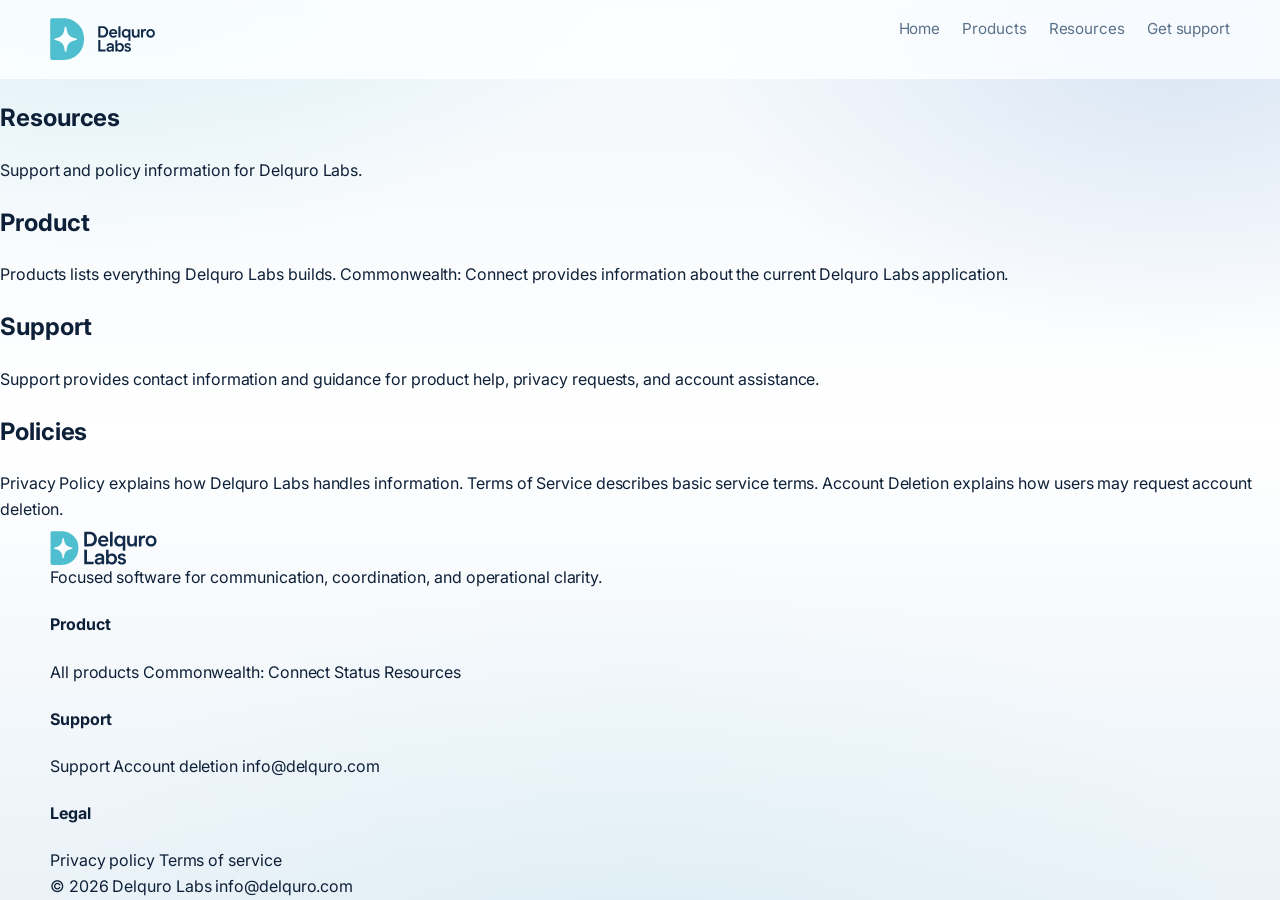
<file: resources.html>
<!DOCTYPE html>
<html lang="en">
<head>
  <meta charset="UTF-8" />
  <meta name="viewport" content="width=device-width, initial-scale=1.0" />
  <title>Resources | Delquro Labs</title>
  <meta name="description" content="Resources, support, and policy links for Delquro Labs." />
  <meta name="theme-color" content="#0a1420" />
  <link rel="icon" href="favicon.ico" sizes="any" />
  <link rel="icon" type="image/svg+xml" href="assets/app-icon.svg" />
  <link rel="apple-touch-icon" href="assets/apple-touch-icon.png" />
  <link rel="manifest" href="site.webmanifest" />
  <link rel="preconnect" href="https://fonts.googleapis.com" />
  <link rel="preconnect" href="https://fonts.gstatic.com" crossorigin />
  <link href="https://fonts.googleapis.com/css2?family=Inter:wght@400;500;600;700;800&display=swap" rel="stylesheet" />
  <link rel="stylesheet" href="style.css" />
</head>
<body class="plain-policy-page">
  <a class="skip-link" href="#main">Skip to content</a>
  <div class="site-shell">
    <header class="topbar" data-topbar>
      <div class="wrap topbar-inner">
        <a href="index.html" class="brand-lockup" aria-label="Delquro Labs home">
          <img src="assets/logo-mark.svg" alt="" class="brand-mark" width="34" height="41" />
          <span class="brand-text">
            <picture>
              <source srcset="assets/wordmark-light.svg" media="(prefers-color-scheme: dark)" />
              <img src="assets/wordmark.svg" alt="Delquro Labs" class="brand-wordmark" width="57" height="26" />
            </picture>
          </span>
        </a>

        <nav class="nav" aria-label="Primary navigation">
          <a href="index.html">Home</a>
          <a href="products.html">Products</a>
          <a href="resources.html" class="is-current">Resources</a>
          <a href="support.html" class="btn btn-primary">Get support</a>
        </nav>
      </div>
    </header>

    <main id="main">
      <section class="content-panel policy-page resources-page">
        <h1>Resources</h1>
        <p class="policy-meta">Support and policy information for Delquro Labs.</p>

        <h2>Product</h2>
        <p><a href="products.html">Products</a> lists everything Delquro Labs builds. <a href="commonwealth-connect.html">Commonwealth: Connect</a> provides information about the current Delquro Labs application.</p>

        <h2>Support</h2>
        <p><a href="support.html">Support</a> provides contact information and guidance for product help, privacy requests, and account assistance.</p>

        <h2>Policies</h2>
        <p><a href="privacy.html">Privacy Policy</a> explains how Delquro Labs handles information. <a href="terms.html">Terms of Service</a> describes basic service terms. <a href="account-deletion.html">Account Deletion</a> explains how users may request account deletion.</p>
      </section>
    </main>
    <footer class="footer">
      <div class="wrap footer-inner">
        <div class="footer-brand-block">
          <picture>
            <source srcset="assets/logo-lockup-light.svg" media="(prefers-color-scheme: dark)" />
            <img src="assets/logo-lockup.svg" alt="Delquro Labs" class="footer-logo" width="107" height="34" />
          </picture>
          <p class="footer-copy">Focused software for communication, coordination, and operational clarity.</p>
        </div>

        <nav class="footer-nav" aria-label="Footer navigation">
          <div class="footer-col">
            <h4>Product</h4>
            <a href="products.html">All products</a>
            <a href="commonwealth-connect.html">Commonwealth: Connect</a>
            <a href="status.html">Status</a>
            <a href="resources.html">Resources</a>
          </div>
          <div class="footer-col">
            <h4>Support</h4>
            <a href="support.html">Support</a>
            <a href="account-deletion.html">Account deletion</a>
            <a href="mailto:info@delquro.com">info@delquro.com</a>
          </div>
          <div class="footer-col">
            <h4>Legal</h4>
            <a href="privacy.html">Privacy policy</a>
            <a href="terms.html">Terms of service</a>
          </div>
        </nav>
      </div>

      <div class="wrap footer-bottom">
        <span>© 2026 Delquro Labs</span>
        <span><a href="mailto:info@delquro.com">info@delquro.com</a></span>
      </div>
    </footer>
  </div>
  <script src="site.js" defer></script>
</body>
</html>
</file>
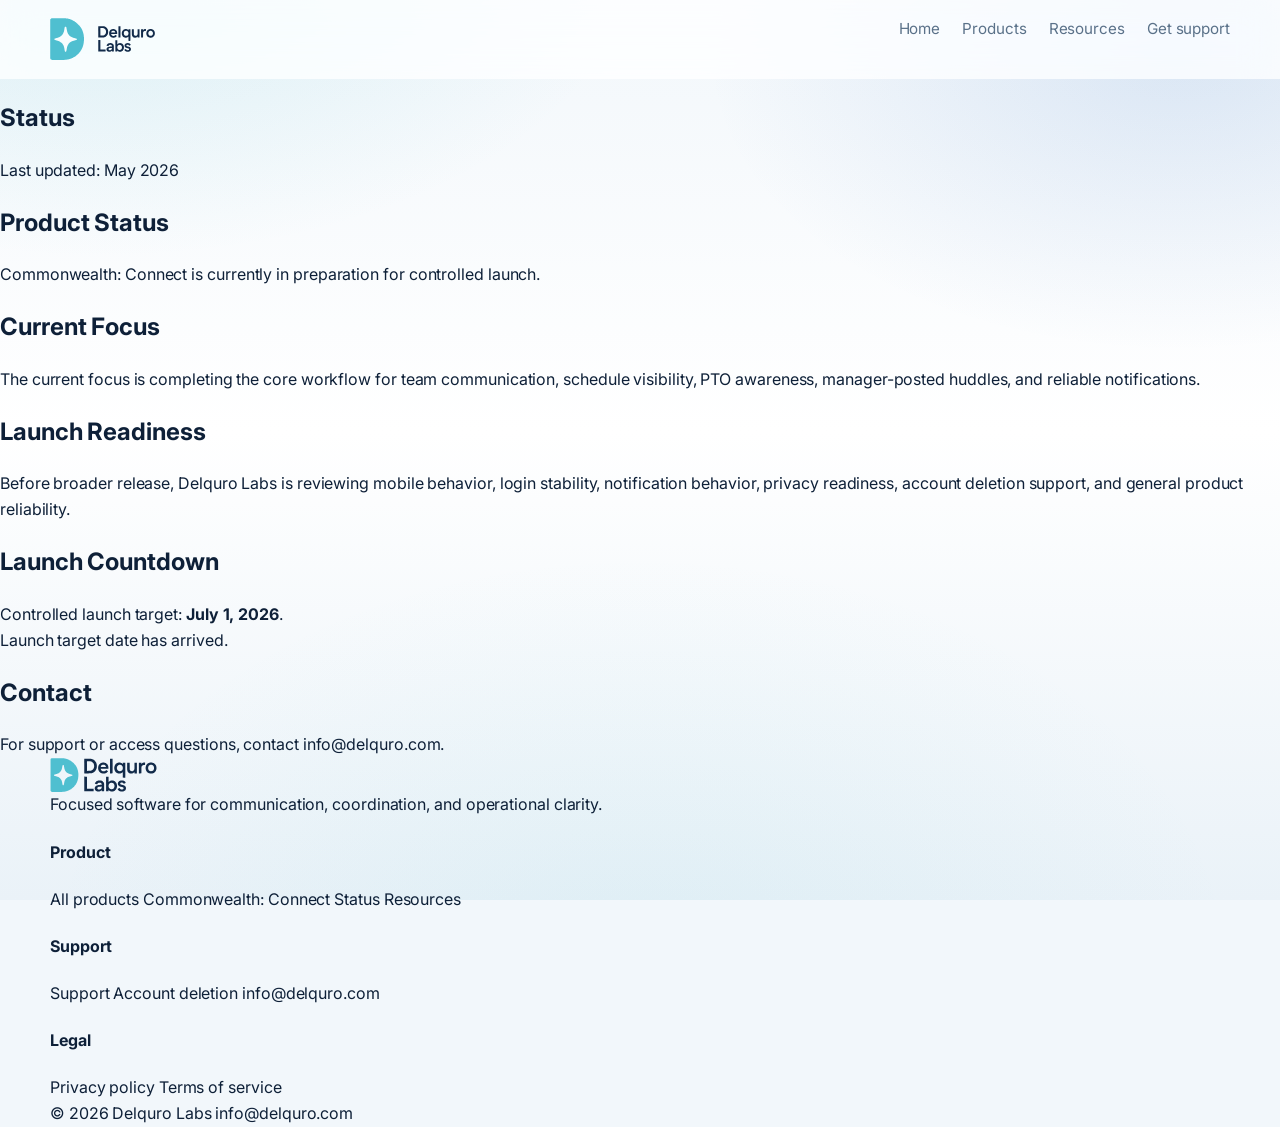
<file: status.html>
<!DOCTYPE html>
<html lang="en">
<head>
  <meta charset="UTF-8" />
  <meta name="viewport" content="width=device-width, initial-scale=1.0" />
  <title>Status | Delquro Labs</title>
  <meta name="description" content="Current product status and launch readiness information for Delquro Labs." />
  <meta name="theme-color" content="#0a1420" />
  <link rel="icon" href="favicon.ico" sizes="any" />
  <link rel="icon" type="image/svg+xml" href="assets/app-icon.svg" />
  <link rel="apple-touch-icon" href="assets/apple-touch-icon.png" />
  <link rel="manifest" href="site.webmanifest" />
  <link rel="preconnect" href="https://fonts.googleapis.com" />
  <link rel="preconnect" href="https://fonts.gstatic.com" crossorigin />
  <link href="https://fonts.googleapis.com/css2?family=Inter:wght@400;500;600;700;800&display=swap" rel="stylesheet" />
  <link rel="stylesheet" href="style.css" />
</head>
<body class="plain-policy-page">
  <a class="skip-link" href="#main">Skip to content</a>
  <div class="site-shell">
    <header class="topbar" data-topbar>
      <div class="wrap topbar-inner">
        <a href="index.html" class="brand-lockup" aria-label="Delquro Labs home">
          <img src="assets/logo-mark.svg" alt="" class="brand-mark" width="34" height="41" />
          <span class="brand-text">
            <picture>
              <source srcset="assets/wordmark-light.svg" media="(prefers-color-scheme: dark)" />
              <img src="assets/wordmark.svg" alt="Delquro Labs" class="brand-wordmark" width="57" height="26" />
            </picture>
          </span>
        </a>
        <nav class="nav" aria-label="Primary navigation">
          <a href="index.html">Home</a>
          <a href="products.html">Products</a>
          <a href="resources.html">Resources</a>
          <a href="support.html" class="btn btn-primary">Get support</a>
        </nav>
      </div>
    </header>

    <main id="main">
      <section class="content-panel policy-page">
        <h1>Status</h1>
        <p class="policy-meta">Last updated: May 2026</p>

        <h2>Product Status</h2>
        <p>Commonwealth: Connect is currently in preparation for controlled launch.</p>

        <h2>Current Focus</h2>
        <p>The current focus is completing the core workflow for team communication, schedule visibility, PTO awareness, manager-posted huddles, and reliable notifications.</p>

        <h2>Launch Readiness</h2>
        <p>Before broader release, Delquro Labs is reviewing mobile behavior, login stability, notification behavior, privacy readiness, account deletion support, and general product reliability.</p>

        
        <h2>Launch Countdown</h2>
        <p>Controlled launch target: <strong>July 1, 2026</strong>.</p>
        <p id="launch-countdown" class="status-countdown" aria-live="polite">Calculating launch countdown...</p>
        <script>
          (function () {
            var target = new Date("2026-07-01T09:00:00-04:00").getTime();
            var output = document.getElementById("launch-countdown");
            if (!output) return;

            function updateCountdown() {
              var now = new Date().getTime();
              var distance = target - now;

              if (distance <= 0) {
                output.textContent = "Launch target date has arrived.";
                return;
              }

              var days = Math.floor(distance / (1000 * 60 * 60 * 24));
              var hours = Math.floor((distance % (1000 * 60 * 60 * 24)) / (1000 * 60 * 60));
              var minutes = Math.floor((distance % (1000 * 60 * 60)) / (1000 * 60));
              var seconds = Math.floor((distance % (1000 * 60)) / 1000);

              output.textContent = days + " days, " + hours + " hours, " + minutes + " minutes, " + seconds + " seconds";
            }

            updateCountdown();
            setInterval(updateCountdown, 1000);
          })();
        </script>
        <h2>Contact</h2>
        <p>For support or access questions, contact <a href="mailto:info@delquro.com">info@delquro.com</a>.</p>
      </section>
    </main>
    <footer class="footer">
      <div class="wrap footer-inner">
        <div class="footer-brand-block">
          <picture>
            <source srcset="assets/logo-lockup-light.svg" media="(prefers-color-scheme: dark)" />
            <img src="assets/logo-lockup.svg" alt="Delquro Labs" class="footer-logo" width="107" height="34" />
          </picture>
          <p class="footer-copy">Focused software for communication, coordination, and operational clarity.</p>
        </div>

        <nav class="footer-nav" aria-label="Footer navigation">
          <div class="footer-col">
            <h4>Product</h4>
            <a href="products.html">All products</a>
            <a href="commonwealth-connect.html">Commonwealth: Connect</a>
            <a href="status.html">Status</a>
            <a href="resources.html">Resources</a>
          </div>
          <div class="footer-col">
            <h4>Support</h4>
            <a href="support.html">Support</a>
            <a href="account-deletion.html">Account deletion</a>
            <a href="mailto:info@delquro.com">info@delquro.com</a>
          </div>
          <div class="footer-col">
            <h4>Legal</h4>
            <a href="privacy.html">Privacy policy</a>
            <a href="terms.html">Terms of service</a>
          </div>
        </nav>
      </div>

      <div class="wrap footer-bottom">
        <span>© 2026 Delquro Labs</span>
        <span><a href="mailto:info@delquro.com">info@delquro.com</a></span>
      </div>
    </footer>
  </div>
  <script src="site.js" defer></script>
</body>
</html>
</file>
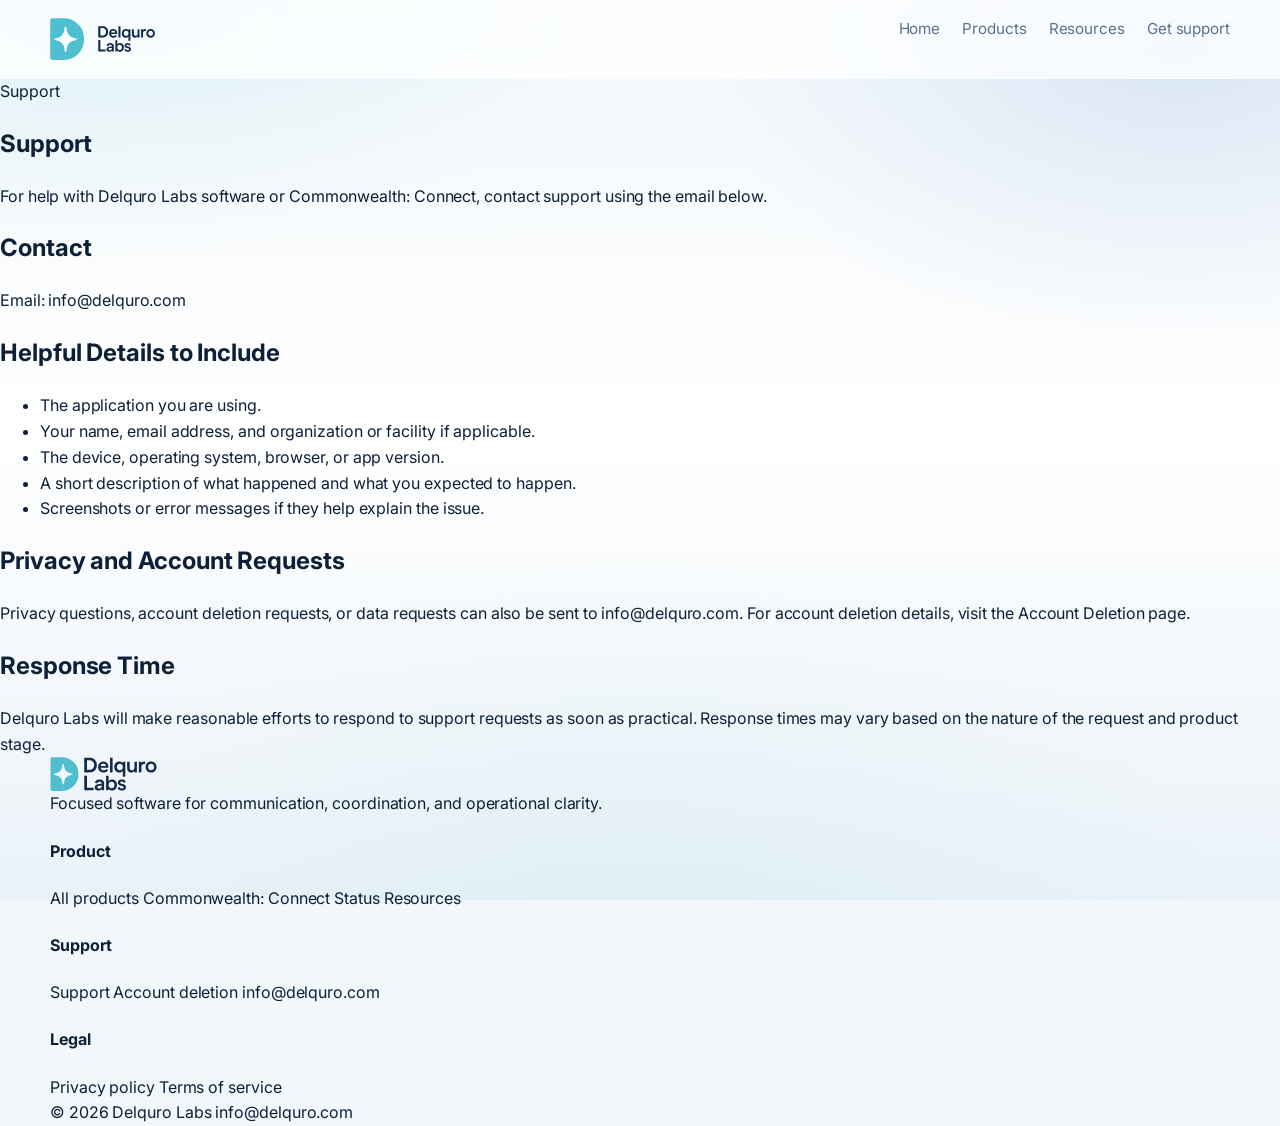
<file: support.html>
<!DOCTYPE html>
<html lang="en">
<head>
  <meta charset="UTF-8" />
  <meta name="viewport" content="width=device-width, initial-scale=1.0" />
  <title>Support | Delquro Labs</title>
  <meta name="description" content="Support for Delquro Labs software and Commonwealth: Connect." />
  <meta name="theme-color" content="#0a1420" />
  <link rel="icon" href="favicon.ico" sizes="any" />
  <link rel="icon" type="image/svg+xml" href="assets/app-icon.svg" />
  <link rel="apple-touch-icon" href="assets/apple-touch-icon.png" />
  <link rel="manifest" href="site.webmanifest" />
  <link rel="preconnect" href="https://fonts.googleapis.com" />
  <link rel="preconnect" href="https://fonts.gstatic.com" crossorigin />
  <link href="https://fonts.googleapis.com/css2?family=Inter:wght@400;500;600;700;800&display=swap" rel="stylesheet" />
  <link rel="stylesheet" href="style.css" />
</head>
<body class="plain-policy-page">
  <a class="skip-link" href="#main">Skip to content</a>
  <div class="site-shell">
    <header class="topbar" data-topbar>
      <div class="wrap topbar-inner">
        <a href="index.html" class="brand-lockup" aria-label="Delquro Labs home">
          <img src="assets/logo-mark.svg" alt="" class="brand-mark" width="34" height="41" />
          <span class="brand-text">
            <picture>
              <source srcset="assets/wordmark-light.svg" media="(prefers-color-scheme: dark)" />
              <img src="assets/wordmark.svg" alt="Delquro Labs" class="brand-wordmark" width="57" height="26" />
            </picture>
          </span>
        </a>
        <nav class="nav" aria-label="Primary navigation">
          <a href="index.html">Home</a>
          <a href="products.html">Products</a>
          <a href="resources.html">Resources</a>
          <a href="support.html" class="btn btn-primary">Get support</a>
        </nav>
      </div>
    </header>

    <main id="main">
      <section class="content-panel policy-page">
        <span class="eyebrow">Support</span>
        <h1>Support</h1>
        <p>
          For help with Delquro Labs software or Commonwealth: Connect, contact support using the
          email below.
        </p>

        <h2>Contact</h2>
        <p>Email: <a href="mailto:info@delquro.com">info@delquro.com</a></p>

        <h2>Helpful Details to Include</h2>
        <ul>
          <li>The application you are using.</li>
          <li>Your name, email address, and organization or facility if applicable.</li>
          <li>The device, operating system, browser, or app version.</li>
          <li>A short description of what happened and what you expected to happen.</li>
          <li>Screenshots or error messages if they help explain the issue.</li>
        </ul>

        <h2>Privacy and Account Requests</h2>
        <p>
          Privacy questions, account deletion requests, or data requests can also be sent to
          <a href="mailto:info@delquro.com">info@delquro.com</a>. For account deletion details,
          visit the <a href="account-deletion.html">Account Deletion</a> page.
        </p>

        <h2>Response Time</h2>
        <p>
          Delquro Labs will make reasonable efforts to respond to support requests as soon as practical.
          Response times may vary based on the nature of the request and product stage.
        </p>
      </section>
    </main>
    <footer class="footer">
      <div class="wrap footer-inner">
        <div class="footer-brand-block">
          <picture>
            <source srcset="assets/logo-lockup-light.svg" media="(prefers-color-scheme: dark)" />
            <img src="assets/logo-lockup.svg" alt="Delquro Labs" class="footer-logo" width="107" height="34" />
          </picture>
          <p class="footer-copy">Focused software for communication, coordination, and operational clarity.</p>
        </div>

        <nav class="footer-nav" aria-label="Footer navigation">
          <div class="footer-col">
            <h4>Product</h4>
            <a href="products.html">All products</a>
            <a href="commonwealth-connect.html">Commonwealth: Connect</a>
            <a href="status.html">Status</a>
            <a href="resources.html">Resources</a>
          </div>
          <div class="footer-col">
            <h4>Support</h4>
            <a href="support.html">Support</a>
            <a href="account-deletion.html">Account deletion</a>
            <a href="mailto:info@delquro.com">info@delquro.com</a>
          </div>
          <div class="footer-col">
            <h4>Legal</h4>
            <a href="privacy.html">Privacy policy</a>
            <a href="terms.html">Terms of service</a>
          </div>
        </nav>
      </div>

      <div class="wrap footer-bottom">
        <span>© 2026 Delquro Labs</span>
        <span><a href="mailto:info@delquro.com">info@delquro.com</a></span>
      </div>
    </footer>
  </div>
  <script src="site.js" defer></script>
</body>
</html>
</file>
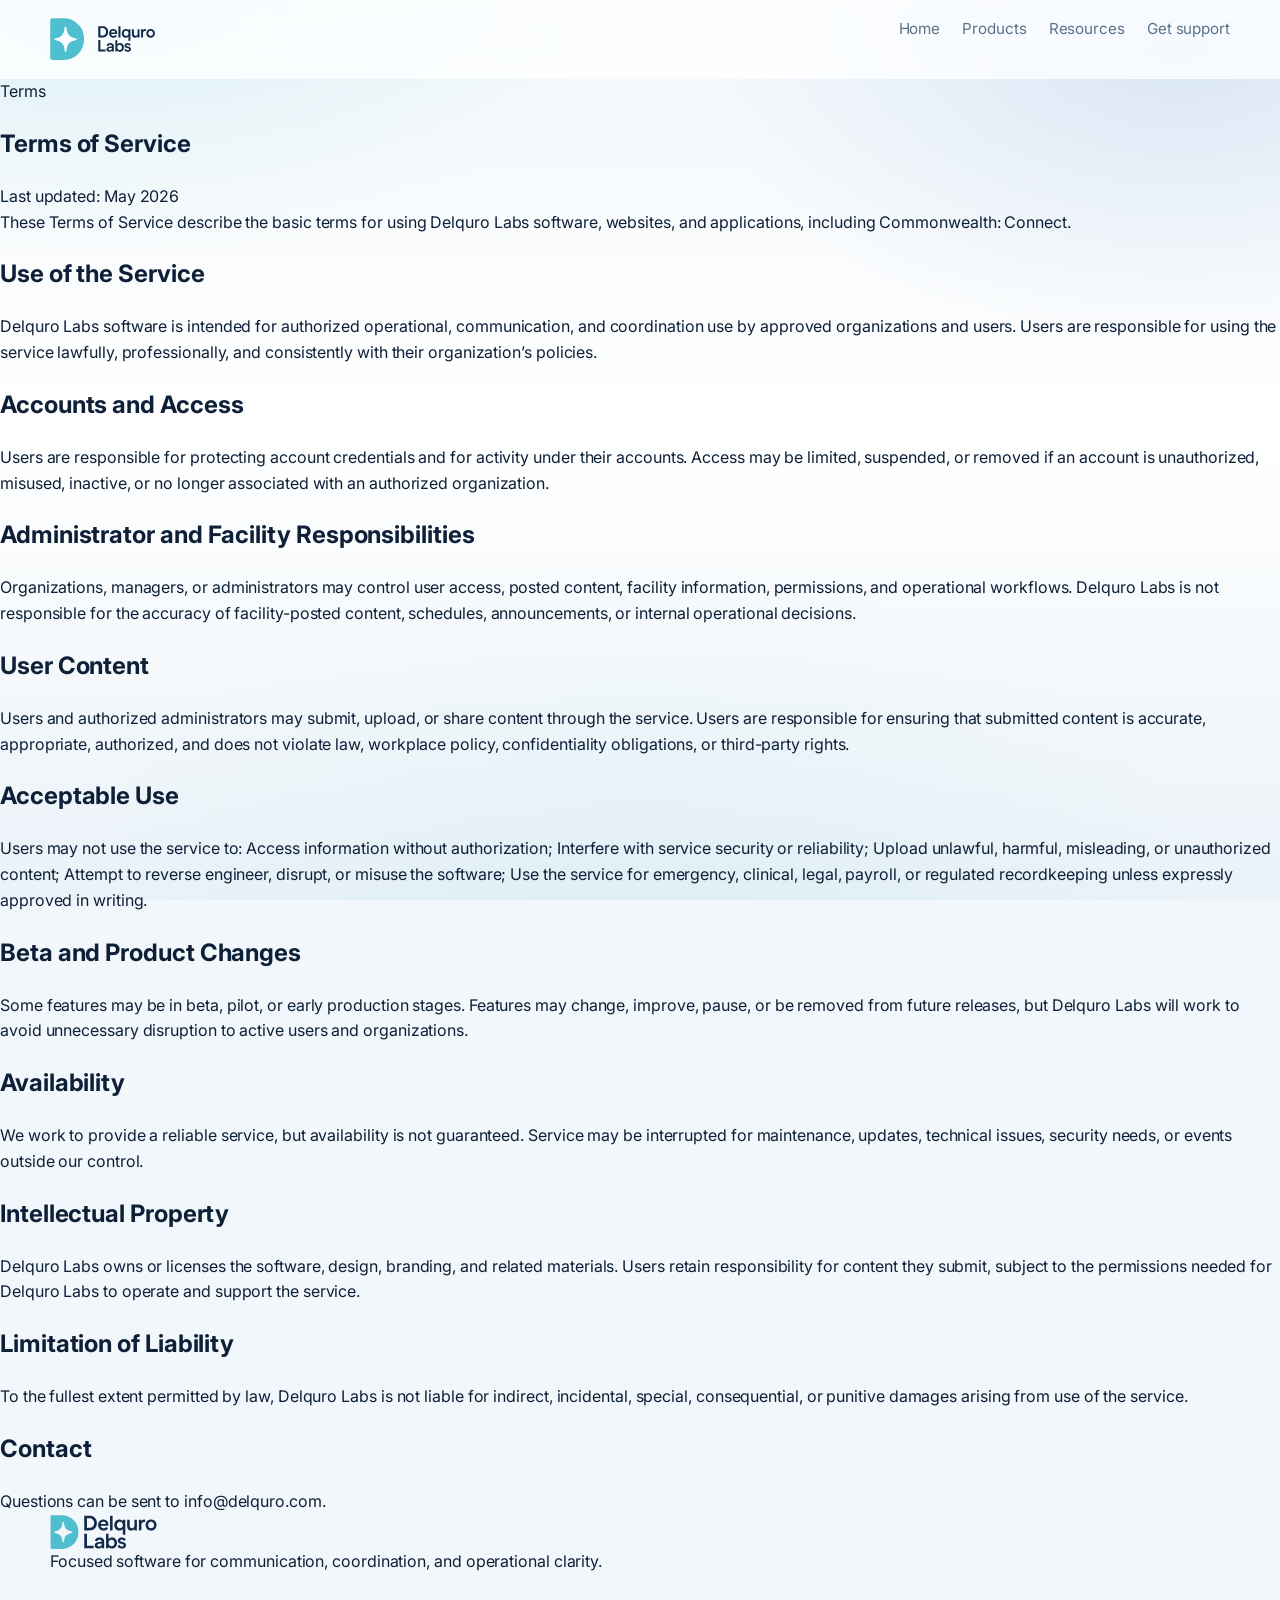
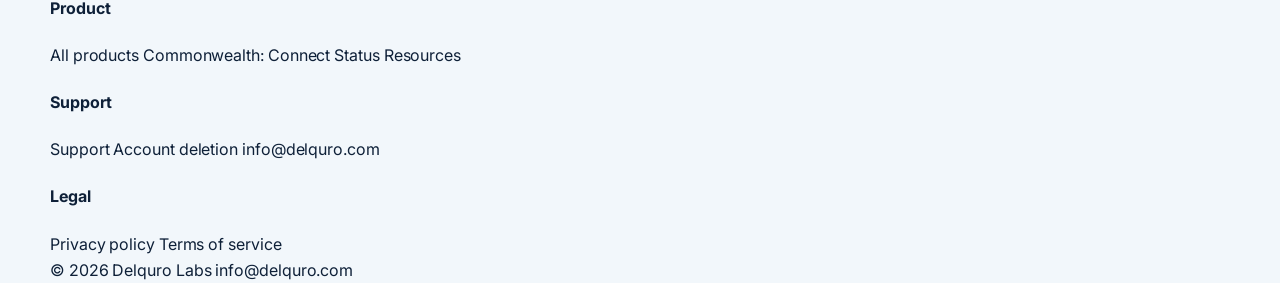
<file: terms.html>
<!DOCTYPE html>
<html lang="en">
<head>
  <meta charset="UTF-8" />
  <meta name="viewport" content="width=device-width, initial-scale=1.0" />
  <title>Terms of Service | Delquro Labs</title>
  <meta name="description" content="Terms of Service for Delquro Labs and Commonwealth: Connect." />
  <meta name="theme-color" content="#0a1420" />
  <link rel="icon" href="favicon.ico" sizes="any" />
  <link rel="icon" type="image/svg+xml" href="assets/app-icon.svg" />
  <link rel="apple-touch-icon" href="assets/apple-touch-icon.png" />
  <link rel="manifest" href="site.webmanifest" />
  <link rel="preconnect" href="https://fonts.googleapis.com" />
  <link rel="preconnect" href="https://fonts.gstatic.com" crossorigin />
  <link href="https://fonts.googleapis.com/css2?family=Inter:wght@400;500;600;700;800&display=swap" rel="stylesheet" />
  <link rel="stylesheet" href="style.css" />
</head>
<body class="plain-policy-page">
  <a class="skip-link" href="#main">Skip to content</a>
  <div class="site-shell">
    <header class="topbar" data-topbar>
      <div class="wrap topbar-inner">
        <a href="index.html" class="brand-lockup" aria-label="Delquro Labs home">
          <img src="assets/logo-mark.svg" alt="" class="brand-mark" width="34" height="41" />
          <span class="brand-text">
            <picture>
              <source srcset="assets/wordmark-light.svg" media="(prefers-color-scheme: dark)" />
              <img src="assets/wordmark.svg" alt="Delquro Labs" class="brand-wordmark" width="57" height="26" />
            </picture>
          </span>
        </a>
        <nav class="nav" aria-label="Primary navigation">
          <a href="index.html">Home</a>
          <a href="products.html">Products</a>
          <a href="resources.html">Resources</a>
          <a href="support.html" class="btn btn-primary">Get support</a>
        </nav>
      </div>
    </header>

    <main id="main">
      <section class="content-panel policy-page">
        <span class="eyebrow">Terms</span>
        <h1>Terms of Service</h1>
        <p class="policy-meta">Last updated: May 2026</p>

        <p>
          These Terms of Service describe the basic terms for using Delquro Labs software, websites,
          and applications, including Commonwealth: Connect.
        </p>

        <h2>Use of the Service</h2>
        <p>
          Delquro Labs software is intended for authorized operational, communication, and coordination
          use by approved organizations and users. Users are responsible for using the service lawfully,
          professionally, and consistently with their organization’s policies.
        </p>

        <h2>Accounts and Access</h2>
        <p>
          Users are responsible for protecting account credentials and for activity under their accounts.
          Access may be limited, suspended, or removed if an account is unauthorized, misused, inactive,
          or no longer associated with an authorized organization.
        </p>

        <h2>Administrator and Facility Responsibilities</h2>
        <p>
          Organizations, managers, or administrators may control user access, posted content, facility
          information, permissions, and operational workflows. Delquro Labs is not responsible for the
          accuracy of facility-posted content, schedules, announcements, or internal operational decisions.
        </p>

        <h2>User Content</h2>
        <p>
          Users and authorized administrators may submit, upload, or share content through the service.
          Users are responsible for ensuring that submitted content is accurate, appropriate, authorized,
          and does not violate law, workplace policy, confidentiality obligations, or third-party rights.
        </p>

        <h2>Acceptable Use</h2>
        <p>Users may not use the service to: Access information without authorization; Interfere with service security or reliability; Upload unlawful, harmful, misleading, or unauthorized content; Attempt to reverse engineer, disrupt, or misuse the software; Use the service for emergency, clinical, legal, payroll, or regulated recordkeeping unless expressly approved in writing.</p>

        <h2>Beta and Product Changes</h2>
        <p>
          Some features may be in beta, pilot, or early production stages. Features may change, improve,
          pause, or be removed from future releases, but Delquro Labs will work to avoid unnecessary
          disruption to active users and organizations.
        </p>

        <h2>Availability</h2>
        <p>
          We work to provide a reliable service, but availability is not guaranteed. Service may be
          interrupted for maintenance, updates, technical issues, security needs, or events outside our control.
        </p>

        <h2>Intellectual Property</h2>
        <p>
          Delquro Labs owns or licenses the software, design, branding, and related materials. Users retain
          responsibility for content they submit, subject to the permissions needed for Delquro Labs to operate
          and support the service.
        </p>

        <h2>Limitation of Liability</h2>
        <p>
          To the fullest extent permitted by law, Delquro Labs is not liable for indirect, incidental,
          special, consequential, or punitive damages arising from use of the service.
        </p>

        <h2>Contact</h2>
        <p>
          Questions can be sent to <a href="mailto:info@delquro.com">info@delquro.com</a>.
        </p>
      </section>
    </main>
    <footer class="footer">
      <div class="wrap footer-inner">
        <div class="footer-brand-block">
          <picture>
            <source srcset="assets/logo-lockup-light.svg" media="(prefers-color-scheme: dark)" />
            <img src="assets/logo-lockup.svg" alt="Delquro Labs" class="footer-logo" width="107" height="34" />
          </picture>
          <p class="footer-copy">Focused software for communication, coordination, and operational clarity.</p>
        </div>

        <nav class="footer-nav" aria-label="Footer navigation">
          <div class="footer-col">
            <h4>Product</h4>
            <a href="products.html">All products</a>
            <a href="commonwealth-connect.html">Commonwealth: Connect</a>
            <a href="status.html">Status</a>
            <a href="resources.html">Resources</a>
          </div>
          <div class="footer-col">
            <h4>Support</h4>
            <a href="support.html">Support</a>
            <a href="account-deletion.html">Account deletion</a>
            <a href="mailto:info@delquro.com">info@delquro.com</a>
          </div>
          <div class="footer-col">
            <h4>Legal</h4>
            <a href="privacy.html">Privacy policy</a>
            <a href="terms.html">Terms of service</a>
          </div>
        </nav>
      </div>

      <div class="wrap footer-bottom">
        <span>© 2026 Delquro Labs</span>
        <span><a href="mailto:info@delquro.com">info@delquro.com</a></span>
      </div>
    </footer>
  </div>
  <script src="site.js" defer></script>
</body>
</html>
</file>
<file: style.css>
﻿@import url("./responsive-base.css");
@import url("./responsive-base.css");

/* ==========================================================================
   Delquro Labs — Design System
   Brand: cyan mark (#4FBFD0) + deep navy wordmark (#122B4A)
   ========================================================================== */

:root {
  color-scheme: dark light;
  --bg: #12161d;
  --bg-2: #171b22;
  --surface: rgba(255, 255, 255, 0.065);
  --surface-strong: rgba(255, 255, 255, 0.11);
  --border: rgba(255, 255, 255, 0.095);
  --text: #f4f7fb;
  --muted: #a9b4c3;
  --accent: #527e69;
  --accent-bright: #739f8a;
  --shadow: 0 28px 88px rgba(0, 0, 0, 0.34);
  --radius: 26px;
  --radius-sm: 18px;
  --wrap: 1120px;
  --topbar-bg: rgba(18, 22, 29, 0.74);
  --secondary-button-bg: rgba(255,255,255,0.045);
  --footer-border: rgba(255,255,255,0.06);

  /* Brand */
  --brand-cyan: #4fbfd0;
  --brand-cyan-soft: #7ad3e0;
  --brand-cyan-deep: #2f9fb4;
  --brand-navy: #122b4a;
  --brand-navy-deep: #0a1729;

  /* Surfaces */
  --bg: #0a1420;
  --bg-2: #0c1b2c;
  --bg-3: #081220;
  --surface: rgba(255, 255, 255, 0.05);
  --surface-strong: rgba(255, 255, 255, 0.09);
  --surface-solid: #0f2135;
  --border: rgba(148, 197, 219, 0.14);
  --border-strong: rgba(148, 197, 219, 0.26);

  /* Type */
  --text: #eef6fb;
  --text-soft: #c8d9e8;
  --muted: #93a9bf;

  /* Accents (aliases kept for legacy rules) */
  --accent: var(--brand-cyan-deep);
  --accent-bright: var(--brand-cyan);
  --accent-contrast: #06202b;

  --gradient-brand: linear-gradient(135deg, #6fd0de 0%, #4fbfd0 45%, #2f9fb4 100%);
  --gradient-surface: linear-gradient(180deg, rgba(255, 255, 255, 0.075), rgba(255, 255, 255, 0.025));
  --card-gradient-top: rgba(255, 255, 255, 0.075);
  --card-gradient-bottom: rgba(255, 255, 255, 0.025);
  --button-secondary-bg: rgba(255, 255, 255, 0.05);
  --secondary-button-bg: rgba(255, 255, 255, 0.05);

  --shadow-sm: 0 8px 24px rgba(3, 10, 18, 0.32);
  --shadow: 0 28px 80px rgba(3, 10, 18, 0.46);
  --shadow-glow: 0 24px 60px rgba(79, 191, 208, 0.22);

  --radius-xl: 30px;
  --radius: 22px;
  --radius-sm: 16px;
  --radius-xs: 12px;

  --wrap: 1180px;
  --topbar-bg: rgba(9, 19, 31, 0.72);
  --footer-border: rgba(148, 197, 219, 0.12);

  --ease: cubic-bezier(0.22, 1, 0.36, 1);
}

@media (prefers-color-scheme: light) {
  :root {
    --bg: #eef4f1;
    --bg-2: #f7faf8;
    --surface: rgba(255,255,255,0.9);
    --surface-strong: rgba(255,255,255,0.98);
    --border: rgba(24,34,43,0.085);
    --text: #17212a;
    --muted: #5e6c79;
    --accent: #628c78;
    --accent-bright: #85ae9b;
    --shadow: 0 22px 60px rgba(25,37,46,0.10);
    --topbar-bg: rgba(247,250,248,0.82);
    --secondary-button-bg: rgba(24,34,43,0.035);
    --footer-border: rgba(24,34,43,0.08);
    --bg: #f2f7fb;
    --bg-2: #ffffff;
    --bg-3: #eaf2f8;
    --surface: rgba(255, 255, 255, 0.85);
    --surface-strong: #ffffff;
    --surface-solid: #ffffff;
    --border: rgba(18, 43, 74, 0.1);
    --border-strong: rgba(18, 43, 74, 0.2);

    --text: #0e2038;
    --text-soft: #2c4763;
    --muted: #5a7189;

    --accent: #2f9fb4;
    --accent-bright: #1f8ea3;
    --accent-contrast: #ffffff;

    --gradient-surface: linear-gradient(180deg, #ffffff, #f7fbfd);
    --card-gradient-top: #ffffff;
    --card-gradient-bottom: #f6fafd;
    --button-secondary-bg: rgba(18, 43, 74, 0.035);
    --secondary-button-bg: rgba(18, 43, 74, 0.035);

    --shadow-sm: 0 8px 22px rgba(18, 43, 74, 0.07);
    --shadow: 0 24px 60px rgba(18, 43, 74, 0.12);
    --shadow-glow: 0 20px 50px rgba(47, 159, 180, 0.18);

    --topbar-bg: rgba(255, 255, 255, 0.78);
    --footer-border: rgba(18, 43, 74, 0.1);
  }
}

/* ---------- Base ---------- */

* { box-sizing: border-box; }
html { scroll-behavior: smooth; }

html { scroll-behavior: smooth; overflow-x: clip; }
section[id] { scroll-margin-top: 96px; }

body {
  margin: 0;
  color: var(--text);
  font-family: -apple-system, BlinkMacSystemFont, "Segoe UI", Inter, Arial, sans-serif;
  line-height: 1.6;
  background:
    radial-gradient(circle at 10% 8%, rgba(82,126,105,0.18), transparent 0 24%),
    radial-gradient(circle at 86% 18%, rgba(115,159,138,0.13), transparent 0 22%),
    linear-gradient(180deg, var(--bg) 0%, var(--bg-2) 100%);
  font-family: "Inter", -apple-system, BlinkMacSystemFont, "Segoe UI", Helvetica, Arial, sans-serif;
  font-size: 16px;
  line-height: 1.62;
  letter-spacing: -0.005em;
  background-color: var(--bg);
  background-image:
    radial-gradient(900px 520px at 8% -6%, rgba(79, 191, 208, 0.16), transparent 60%),
    radial-gradient(760px 480px at 92% 6%, rgba(60, 120, 200, 0.14), transparent 62%),
    radial-gradient(1000px 700px at 50% 108%, rgba(79, 191, 208, 0.08), transparent 60%),
    linear-gradient(180deg, var(--bg) 0%, var(--bg-2) 48%, var(--bg-3) 100%);
  background-attachment: fixed;
  -webkit-font-smoothing: antialiased;
}

a { color: inherit; text-decoration: none; }
p { margin: 0; }
img { display: block; max-width: 100%; }
img, svg { display: block; max-width: 100%; }

.wrap { width: min(var(--wrap), calc(100% - 40px)); margin: 0 auto; }
.site-shell { min-height: 100vh; }
.site-shell { min-height: 100vh; display: flex; flex-direction: column; }
.site-shell > main { flex: 1; }

::selection { background: rgba(79, 191, 208, 0.32); color: var(--text); }

:focus-visible {
  outline: 2px solid var(--brand-cyan);
  outline-offset: 3px;
  border-radius: 6px;
}

.skip-link {
  position: absolute;
  left: -9999px;
  top: 0;
  z-index: 100;
  padding: 12px 18px;
  border-radius: 0 0 12px 0;
  background: var(--brand-cyan);
  color: #06202b;
  font-weight: 700;
}
.skip-link:focus { left: 0; }

/* ---------- Topbar ---------- */

.topbar {
  position: sticky;
  top: 0;
  z-index: 30;
  border-bottom: 1px solid var(--footer-border);
  z-index: 40;
  border-bottom: 1px solid transparent;
  background: var(--topbar-bg);
  backdrop-filter: blur(16px);
  backdrop-filter: saturate(150%) blur(18px);
  -webkit-backdrop-filter: saturate(150%) blur(18px);
  transition: border-color 0.3s var(--ease), background 0.3s var(--ease);
}
.topbar.is-stuck {
  border-bottom-color: var(--footer-border);
  box-shadow: 0 10px 40px rgba(3, 10, 18, 0.28);
}

.topbar-inner {
  min-height: 82px;
  min-height: 78px;
  display: flex;
  align-items: center;
  justify-content: space-between;
  gap: 24px;
}
.brand-lockup { display: flex; align-items: center; gap: 14px; min-width: 0; }
.brand-logo {
  width: 56px;
  height: 56px;
  object-fit: contain;
  border-radius: 16px;
  filter: drop-shadow(0 0 22px rgba(82,126,105,0.28));
}
.brand-name { display: block; font-weight: 760; letter-spacing: 0.01em; }
.brand-name span { color: var(--accent-bright); }
.brand-subtitle { display: block; color: var(--muted); font-size: 0.82rem; margin-top: 3px; }
.nav { display: flex; align-items: center; gap: 22px; flex-wrap: wrap; color: var(--muted); font-size: 0.95rem; }
.nav a:hover { color: var(--text); }

.hero { position: relative; overflow: hidden; padding: 92px 0 58px; }
.hero::before,
.hero::after {

.brand-lockup { display: flex; align-items: center; gap: 13px; min-width: 0; }

.brand-mark {
  width: 34px;
  height: 41px;
  flex: none;
  filter: drop-shadow(0 6px 18px rgba(79, 191, 208, 0.35));
  transition: transform 0.35s var(--ease);
}
.brand-lockup:hover .brand-mark { transform: translateY(-1px) rotate(-3deg); }

.brand-wordmark {
  height: 26px;
  width: auto;
  color: var(--text);
}

.nav {
  display: flex;
  align-items: center;
  gap: 6px;
  flex-wrap: wrap;
  color: var(--muted);
  font-size: 0.94rem;
  font-weight: 550;
}
.nav a {
  position: relative;
  padding: 9px 14px;
  border-radius: 999px;
  transition: color 0.2s var(--ease), background 0.2s var(--ease);
}
.nav a:hover { color: var(--text); background: var(--button-secondary-bg); }
.nav a.is-current { color: var(--text); }
.nav a.is-current::after {
  content: "";
  position: absolute;
  pointer-events: none;
  border-radius: 999px;
  filter: blur(2px);
}
.hero::before { width: 360px; height: 360px; top: -150px; left: -120px; background: radial-gradient(circle, rgba(82,126,105,0.16), transparent 72%); }
.hero::after { width: 340px; height: 340px; right: -130px; bottom: 30px; background: radial-gradient(circle, rgba(115,159,138,0.10), transparent 72%); }
.hero-grid { position: relative; display: grid; grid-template-columns: minmax(0, 1fr) minmax(350px, 0.95fr); gap: 56px; align-items: center; }
.eyebrow { display: inline-flex; margin-bottom: 16px; color: var(--accent-bright); text-transform: uppercase; letter-spacing: 0.14em; font-size: 0.78rem; font-weight: 780; }
.hero h1 { margin: 0; max-width: 10ch; font-size: clamp(3.25rem, 5.7vw, 5.75rem); line-height: 0.92; letter-spacing: -0.06em; }
.hero h1 span, .accent { color: var(--accent-bright); }
.hero-text { max-width: 36rem; margin-top: 22px; color: var(--muted); font-size: 1.08rem; }
.hero-actions { margin-top: 32px; display: flex; gap: 14px; flex-wrap: wrap; }
.btn { min-height: 50px; padding: 0 18px; display: inline-flex; align-items: center; justify-content: center; border-radius: 999px; font-weight: 760; font-size: 0.95rem; transition: transform 0.18s ease, border-color 0.18s ease, box-shadow 0.18s ease; }
.btn:hover { transform: translateY(-1px); }
.btn-primary { color: #10231d; background: linear-gradient(180deg, var(--accent-bright), var(--accent)); box-shadow: 0 18px 36px rgba(82,126,105,0.26); }
.btn-secondary { border: 1px solid var(--border); background: var(--secondary-button-bg); color: var(--text); }
.btn-secondary:hover { border-color: rgba(115,159,138,0.42); }

.product-stage { position: relative; width: min(100%, 530px); margin: 0 auto; }
.product-shell, .card, .feature-band, .split-panel, .content-panel {
  background: linear-gradient(180deg, rgba(255,255,255,0.086), rgba(255,255,255,0.036));
  border: 1px solid var(--border);
  border-radius: var(--radius);
  box-shadow: var(--shadow);
  left: 14px;
  right: 14px;
  bottom: 3px;
  height: 2px;
  border-radius: 2px;
  background: var(--gradient-brand);
}
.product-shell { overflow: hidden; transform: perspective(1100px) rotateY(-6deg) rotateX(1deg); }
.product-shell::before { content: ""; position: absolute; width: 280px; height: 280px; top: -130px; right: -120px; background: radial-gradient(circle, rgba(115,159,138,0.22), transparent 72%); }
.shell-topbar { display: flex; gap: 8px; padding: 16px 18px 0; }
.shell-dot { width: 10px; height: 10px; border-radius: 50%; background: rgba(255,255,255,0.24); }
.shell-body { position: relative; padding: 18px; }
.chip, .shell-chip { display: inline-flex; min-height: 34px; align-items: center; padding: 0 12px; border-radius: 999px; background: rgba(82,126,105,0.16); border: 1px solid rgba(115,159,138,0.28); color: var(--accent-bright); font-size: 0.82rem; font-weight: 760; letter-spacing: 0.04em; }
.workflow-card { margin-top: 16px; border-radius: var(--radius-sm); border: 1px solid var(--border); background: rgba(255,255,255,0.048); padding: 18px; }
.workflow-title { font-weight: 780; letter-spacing: -0.01em; }
.line-stack { display: grid; gap: 8px; margin-top: 14px; }
.line-stack span { display: block; height: 10px; border-radius: 999px; background: rgba(255,255,255,0.13); }
.line-stack span:nth-child(1) { width: 88%; }
.line-stack span:nth-child(2) { width: 74%; }
.line-stack span:nth-child(3) { width: 62%; }
.pill-row { margin-top: 14px; display: flex; gap: 10px; flex-wrap: wrap; }
.pill-row span { min-height: 34px; padding: 0 12px; display: inline-flex; align-items: center; border: 1px solid var(--border); background: rgba(255,255,255,0.052); border-radius: 999px; font-size: 0.88rem; }
.mini-grid { display: grid; grid-template-columns: 1fr 1fr; gap: 14px; margin-top: 14px; }
.mini-card { padding: 16px; border-radius: var(--radius-sm); border: 1px solid var(--border); background: rgba(255,255,255,0.052); }
.mini-card-accent { background: linear-gradient(180deg, rgba(82,126,105,0.18), rgba(255,255,255,0.052)); }
.mini-title { font-weight: 760; font-size: 0.94rem; }
.float-note { position: absolute; max-width: 190px; padding: 14px 16px; border: 1px solid var(--border); border-radius: var(--radius-sm); background: rgba(255,255,255,0.075); backdrop-filter: blur(12px); box-shadow: var(--shadow); }
.float-note p { margin-top: 10px; color: var(--muted); font-size: 0.9rem; }
.note-left { left: -8px; bottom: 44px; }
.note-right { right: 2px; top: 28px; }

.section { padding: 46px 0; }
.section-tight { padding-top: 18px; }
.section-head { max-width: 760px; margin-bottom: 28px; }
.section h2, .feature-band h2, .split-panel h2, .content-panel h1, .content-panel h2 { margin: 0 0 10px; font-size: clamp(1.65rem, 3vw, 2.35rem); line-height: 1.08; letter-spacing: -0.03em; }
.section-head p, .card p, .feature-band p, .split-panel p, .content-panel p, .content-panel li { color: var(--muted); }
.card-grid { display: grid; gap: 18px; }
.three-up { grid-template-columns: repeat(3, minmax(0, 1fr)); }
.card { padding: 28px; position: relative; overflow: hidden; }
.card::after { content: ""; position: absolute; width: 110px; height: 110px; right: -30px; bottom: -30px; border-radius: 999px; background: radial-gradient(circle, rgba(115,159,138,0.10), transparent 70%); }
.icon-dot { width: 12px; height: 12px; border-radius: 999px; background: linear-gradient(180deg, var(--accent-bright), var(--accent)); box-shadow: 0 0 18px rgba(82,126,105,0.48); margin-bottom: 16px; }
.card h3 { margin: 0 0 8px; font-size: 1.08rem; letter-spacing: -0.01em; }
.feature-band { padding: 30px; display: flex; align-items: center; justify-content: space-between; gap: 26px; }
.feature-copy { max-width: 640px; }
.feature-actions { display: flex; gap: 12px; flex-wrap: wrap; justify-content: flex-end; }
.split-panel { padding: 30px; display: grid; grid-template-columns: 0.95fr 1.05fr; gap: 26px; align-items: center; }
.content-panel { margin: 52px auto; padding: 34px; max-width: 900px; }
.content-panel h1 { font-size: clamp(2.1rem, 4vw, 3.4rem); }
.content-panel h2 { margin-top: 28px; }
.content-panel ul { padding-left: 22px; }
.content-panel li + li { margin-top: 8px; }
.footer { padding: 58px 0 24px; }
.footer-inner { border-top: 1px solid var(--footer-border); padding-top: 20px; display: flex; justify-content: space-between; gap: 28px; }
.footer-brand { font-weight: 780; margin-bottom: 8px; }
.footer-copy { max-width: 390px; color: var(--muted); }
.footer-links { display: grid; gap: 8px; text-align: right; }
.footer-links a { color: var(--muted); }
.footer-links a:hover { color: var(--text); }
.footer-bottom { margin-top: 18px; padding-top: 18px; border-top: 1px solid var(--footer-border); color: var(--muted); display: flex; justify-content: space-between; gap: 16px; font-size: 0.92rem; }
.nav .btn { margin-left: 8px; min-height: 42px; padding: 0 18px; font-size: 0.9rem; }

@media (max-width: 1100px) {
  .hero-grid { grid-template-columns: minmax(0,1fr) minmax(320px,0.9fr); gap: 38px; }
  .hero h1 { font-size: clamp(2.8rem, 5vw, 4.9rem); }
  .product-stage { width: min(100%, 480px); }
  .hero-visual { min-height: 420px; }
/* ---------- Buttons ---------- */

.btn {
  position: relative;
  min-height: 50px;
  padding: 0 22px;
  display: inline-flex;
  align-items: center;
  justify-content: center;
  gap: 9px;
  border-radius: 999px;
  border: 1px solid transparent;
  font-weight: 700;
  font-size: 0.95rem;
  letter-spacing: -0.005em;
  cursor: pointer;
  transition: transform 0.2s var(--ease), box-shadow 0.25s var(--ease),
    border-color 0.2s var(--ease), background 0.2s var(--ease), color 0.2s var(--ease);
}
@media (max-width: 980px) {
  .hero { padding-top: 76px; }
  .hero-grid, .three-up, .feature-band, .split-panel, .footer-inner, .footer-bottom { grid-template-columns: 1fr; flex-direction: column; align-items: flex-start; }
  .hero h1 { max-width: 9.4ch; font-size: clamp(2.5rem, 6vw, 3.9rem); }
  .hero-visual { min-height: auto; padding-top: 8px; }
  .product-shell { transform: none; }
  .float-note { position: relative; max-width: 100%; margin-top: 14px; left: auto; right: auto; top: auto; bottom: auto; }
  .feature-actions, .footer-links { justify-content: flex-start; text-align: left; }
.btn svg { width: 17px; height: 17px; flex: none; }
.btn:hover { transform: translateY(-2px); }
.btn:active { transform: translateY(0); }

.btn-primary {
  color: #06202b;
  background: var(--gradient-brand);
  box-shadow: 0 14px 34px rgba(79, 191, 208, 0.3);
}
@media (max-width: 720px) {
  .wrap { width: min(var(--wrap), calc(100% - 28px)); }
  .topbar-inner { flex-direction: column; align-items: flex-start; padding: 14px 0; }
  .nav { gap: 14px; }
  .hero { padding-top: 58px; padding-bottom: 34px; }
  .hero h1 { max-width: 8.4ch; font-size: clamp(2.35rem, 12vw, 3.75rem); line-height: 0.96; }
  .hero-text { font-size: 1rem; }
  .hero-actions, .feature-actions { width: 100%; }
  .btn { width: 100%; }
  .mini-grid { grid-template-columns: 1fr; }
  .shell-body { padding: 14px; }
  .brand-logo { width: 52px; height: 52px; }
.btn-primary:hover { box-shadow: 0 20px 44px rgba(79, 191, 208, 0.42); }

.btn-secondary {
  border-color: var(--border-strong);
  background: var(--button-secondary-bg);
  color: var(--text);
}
.btn-secondary:hover { border-color: var(--brand-cyan); color: var(--text); }

.btn-ghost { color: var(--text-soft); padding: 0 6px; }
.btn-ghost:hover { color: var(--brand-cyan); }

/* Policy Pack */
.policy-page {
  position: relative;
.btn-lg { min-height: 56px; padding: 0 28px; font-size: 1rem; }

/* ---------- Shared type ---------- */

.eyebrow {
  display: inline-flex;
  align-items: center;
  gap: 8px;
  margin-bottom: 16px;
  color: var(--accent-bright);
  text-transform: uppercase;
  letter-spacing: 0.16em;
  font-size: 0.74rem;
  font-weight: 800;
}

.policy-page .policy-meta {
  margin: -2px 0 18px;
  color: var(--muted);
  font-size: 0.95rem;
.badge {
  display: inline-flex;
  align-items: center;
  gap: 10px;
  padding: 7px 15px 7px 8px;
  border-radius: 999px;
  border: 1px solid var(--border-strong);
  background: var(--surface);
  color: var(--text-soft);
  font-size: 0.85rem;
  font-weight: 600;
  backdrop-filter: blur(8px);
}
.badge strong {
  display: inline-flex;
  align-items: center;
  padding: 3px 10px;
  border-radius: 999px;
  background: var(--gradient-brand);
  color: #06202b;
  font-size: 0.74rem;
  font-weight: 800;
  letter-spacing: 0.04em;
  text-transform: uppercase;
}

.policy-page a {
.chip, .shell-chip {
  display: inline-flex;
  min-height: 32px;
  align-items: center;
  gap: 7px;
  padding: 0 13px;
  border-radius: 999px;
  background: rgba(79, 191, 208, 0.14);
  border: 1px solid rgba(79, 191, 208, 0.28);
  color: var(--accent-bright);
  font-size: 0.8rem;
  font-weight: 700;
  letter-spacing: 0.04em;
}

.policy-page h2 {
  margin-top: 30px;
.accent, .hero h1 span { color: var(--accent-bright); }

.gradient-text {
  background: linear-gradient(100deg, #8ee0ec 0%, #4fbfd0 46%, #6aa8ff 100%);
  -webkit-background-clip: text;
  background-clip: text;
  color: transparent;
}

.policy-page ul {
  margin: 12px 0 0;
  padding-left: 22px;
/* ---------- Hero ---------- */

.hero { position: relative; overflow: hidden; padding: 92px 0 62px; }

.hero-grid {
  position: relative;
  display: grid;
  grid-template-columns: minmax(0, 1.02fr) minmax(340px, 0.98fr);
  gap: 58px;
  align-items: center;
}

.policy-page li + li {
  margin-top: 8px;
.hero h1 {
  margin: 0;
  max-width: 13ch;
  font-size: clamp(2.9rem, 5.4vw, 4.9rem);
  line-height: 0.98;
  letter-spacing: -0.045em;
  font-weight: 800;
}

/* Paragraph Policy Pages
   Legal-document paragraph style. Boring, dense, and system dark/light compatible.
*/
body.plain-policy-page {
  background: var(--bg) !important;
  color: var(--text) !important;
.hero-text {
  max-width: 34rem;
  margin-top: 22px;
  color: var(--muted);
  font-size: 1.1rem;
  line-height: 1.66;
}

body.plain-policy-page .topbar {
  position: static !important;
  background: var(--bg) !important;
  border-bottom: none !important;
  backdrop-filter: none !important;
.hero-copy .badge { margin-bottom: 22px; }

.hero-actions { margin-top: 34px; display: flex; gap: 14px; flex-wrap: wrap; align-items: center; }

.hero-home { padding-top: 104px; }
.hero-home::before {
  content: "";
  position: absolute;
  inset: -20% -10% auto -20%;
  height: 620px;
  pointer-events: none;
  background:
    radial-gradient(closest-side, rgba(79, 191, 208, 0.20), transparent 72%),
    radial-gradient(closest-side at 78% 40%, rgba(94, 140, 240, 0.14), transparent 72%);
  filter: blur(6px);
}

body.plain-policy-page .brand-logo {
  filter: none !important;
  box-shadow: none !important;
.hero-grid-lines {
  position: absolute;
  inset: 0;
  pointer-events: none;
  opacity: 0.5;
  background-image:
    linear-gradient(to right, var(--border) 1px, transparent 1px),
    linear-gradient(to bottom, var(--border) 1px, transparent 1px);
  background-size: 72px 72px;
  mask-image: radial-gradient(ellipse 70% 60% at 50% 40%, #000 20%, transparent 78%);
  -webkit-mask-image: radial-gradient(ellipse 70% 60% at 50% 40%, #000 20%, transparent 78%);
}

.hero-meta {
  margin-top: 36px;
  padding-top: 26px;
  border-top: 1px solid var(--border);
  display: grid;
  grid-template-columns: repeat(3, minmax(0, 1fr));
  gap: 22px;
}
.hero-meta div { min-width: 0; }
.hero-meta dt,
.hero-meta .meta-value {
  display: block;
  font-size: 1.3rem;
  font-weight: 800;
  letter-spacing: -0.03em;
  color: var(--text);
}
.hero-meta .meta-value span { color: var(--accent-bright); }
.hero-meta dd,
.hero-meta .meta-label {
  display: block;
  margin: 3px 0 0;
  color: var(--muted);
  font-size: 0.85rem;
  line-height: 1.45;
}

body.plain-policy-page .content-panel.policy-page {
  max-width: 920px !important;
  margin: 24px auto !important;
  padding: 18px 22px !important;
  background: transparent !important;
  border: none !important;
  border-radius: 0 !important;
  box-shadow: none !important;
/* ---------- Product mockup ---------- */

.hero-visual { position: relative; }
.hero-home .hero-visual { padding: 108px 0; }

.product-stage { position: relative; width: min(100%, 540px); margin: 0 auto; }
.product-stage::before {
  content: "";
  position: absolute;
  inset: -12% -8%;
  border-radius: 50%;
  background: radial-gradient(closest-side, rgba(79, 191, 208, 0.22), transparent 70%);
  filter: blur(30px);
  pointer-events: none;
}

body.plain-policy-page .content-panel.policy-page::before,
body.plain-policy-page .content-panel.policy-page::after,
body.plain-policy-page .eyebrow {
  display: none !important;
.product-shell {
  position: relative;
  overflow: hidden;
  border: 1px solid var(--border-strong);
  border-radius: var(--radius-xl);
  background: linear-gradient(180deg, rgba(16, 35, 55, 0.94), rgba(9, 22, 37, 0.96));
  box-shadow: var(--shadow), 0 0 0 1px rgba(255, 255, 255, 0.03) inset;
  transform: perspective(1300px) rotateY(-7deg) rotateX(2deg);
  transition: transform 0.7s var(--ease);
}
.product-shell:hover { transform: perspective(1300px) rotateY(-3deg) rotateX(1deg) translateY(-4px); }

body.plain-policy-page .policy-page h1 {
  margin: 0 0 8px !important;
  color: var(--text) !important;
  font-size: 1.55rem !important;
  line-height: 1.2 !important;
  letter-spacing: 0 !important;
  font-weight: 700 !important;
@media (prefers-color-scheme: light) {
  .product-shell { background: linear-gradient(180deg, #ffffff, #f4f9fc); }
}

body.plain-policy-page .policy-page h2 {
  margin: 20px 0 6px !important;
  padding: 0 !important;
  border: none !important;
  color: var(--text) !important;
  font-size: 1rem !important;
  line-height: 1.25 !important;
  letter-spacing: 0 !important;
  font-weight: 700 !important;
.shell-topbar {
  display: flex;
  align-items: center;
  gap: 8px;
  padding: 15px 18px;
  border-bottom: 1px solid var(--border);
  background: rgba(255, 255, 255, 0.02);
}
.shell-dot { width: 10px; height: 10px; border-radius: 50%; background: var(--border-strong); }
.shell-dot:first-child { background: rgba(79, 191, 208, 0.7); }
.shell-title {
  margin-left: 8px;
  color: var(--muted);
  font-size: 0.8rem;
  font-weight: 650;
  letter-spacing: 0.02em;
}

body.plain-policy-page .policy-page p,
body.plain-policy-page .policy-page .policy-meta {
  margin: 0 0 10px !important;
  color: var(--muted) !important;
  font-size: 0.9rem !important;
  line-height: 1.45 !important;
  text-indent: 1.25rem !important;
.shell-body { position: relative; padding: 20px; }

.workflow-card {
  margin-top: 16px;
  padding: 18px;
  border-radius: var(--radius-sm);
  border: 1px solid var(--border);
  background: var(--surface);
}
.workflow-title { font-weight: 750; letter-spacing: -0.02em; }

body.plain-policy-page .policy-page .policy-meta,
body.plain-policy-page .policy-page h1 + p,
body.plain-policy-page .policy-page h1 + .policy-meta + p {
  text-indent: 0 !important;
.line-stack { display: grid; gap: 8px; margin-top: 14px; }
.line-stack span {
  display: block;
  height: 9px;
  border-radius: 999px;
  background: linear-gradient(90deg, rgba(148, 197, 219, 0.22), rgba(148, 197, 219, 0.08));
}
.line-stack span:nth-child(1) { width: 88%; }
.line-stack span:nth-child(2) { width: 72%; }
.line-stack span:nth-child(3) { width: 58%; }

.pill-row { margin-top: 14px; display: flex; gap: 9px; flex-wrap: wrap; }
.pill-row span {
  min-height: 32px;
  padding: 0 12px;
  display: inline-flex;
  align-items: center;
  border: 1px solid var(--border);
  background: var(--surface);
  border-radius: 999px;
  font-size: 0.84rem;
  color: var(--text-soft);
}

body.plain-policy-page .policy-page ul {
  list-style: none !important;
  margin: 0 0 10px !important;
  padding: 0 !important;
.mini-grid { display: grid; grid-template-columns: 1fr 1fr; gap: 13px; margin-top: 14px; }
.mini-card {
  padding: 15px;
  border-radius: var(--radius-sm);
  border: 1px solid var(--border);
  background: var(--surface);
}
.mini-card-accent {
  border-color: rgba(79, 191, 208, 0.3);
  background: linear-gradient(160deg, rgba(79, 191, 208, 0.18), rgba(79, 191, 208, 0.04));
}
.mini-title { font-weight: 700; font-size: 0.92rem; }

/* Chat mock */
.chat-thread { display: grid; gap: 10px; margin-top: 16px; }
.chat-row { display: flex; gap: 10px; align-items: flex-end; }
.chat-row.is-me { flex-direction: row-reverse; }
.chat-avatar {
  width: 30px;
  height: 30px;
  flex: none;
  border-radius: 50%;
  display: grid;
  place-items: center;
  font-size: 0.72rem;
  font-weight: 800;
  color: #06202b;
  background: var(--gradient-brand);
}
.chat-avatar.alt { background: linear-gradient(135deg, #9fb6d8, #6f8bb3); color: #0d1e33; }
.chat-bubble {
  max-width: 78%;
  padding: 10px 14px;
  border-radius: 16px 16px 16px 5px;
  border: 1px solid var(--border);
  background: var(--surface);
  color: var(--text-soft);
  font-size: 0.87rem;
  line-height: 1.5;
}
.chat-row.is-me .chat-bubble {
  border-radius: 16px 16px 5px 16px;
  border-color: rgba(79, 191, 208, 0.32);
  background: linear-gradient(160deg, rgba(79, 191, 208, 0.2), rgba(79, 191, 208, 0.06));
  color: var(--text);
}
.chat-typing { display: inline-flex; gap: 4px; align-items: center; }
.chat-typing i {
  width: 6px; height: 6px; border-radius: 50%;
  background: var(--brand-cyan);
  animation: dotPulse 1.3s infinite ease-in-out;
}
.chat-typing i:nth-child(2) { animation-delay: 0.18s; }
.chat-typing i:nth-child(3) { animation-delay: 0.36s; }
@keyframes dotPulse {
  0%, 60%, 100% { opacity: 0.3; transform: translateY(0); }
  30% { opacity: 1; transform: translateY(-3px); }
}

/* Schedule mock */
.schedule-grid {
  margin-top: 16px;
  display: grid;
  grid-template-columns: repeat(5, 1fr);
  gap: 8px;
}
.schedule-col {
  padding: 10px 8px;
  border-radius: var(--radius-xs);
  border: 1px solid var(--border);
  background: var(--surface);
  text-align: center;
}
.schedule-col b {
  display: block;
  font-size: 0.7rem;
  letter-spacing: 0.1em;
  text-transform: uppercase;
  color: var(--muted);
}
.schedule-slot {
  margin-top: 7px;
  height: 26px;
  border-radius: 7px;
  background: linear-gradient(180deg, rgba(148, 197, 219, 0.16), rgba(148, 197, 219, 0.07));
}
.schedule-slot.is-filled { background: var(--gradient-brand); opacity: 0.85; }
.schedule-slot.is-soft { background: rgba(79, 191, 208, 0.2); }

body.plain-policy-page .policy-page li {
  display: inline !important;
  margin: 0 !important;
  padding: 0 !important;
  color: var(--muted) !important;
  font-size: 0.9rem !important;
  line-height: 1.45 !important;
/* Float notes */
.float-note {
  position: absolute;
  z-index: 2;
  max-width: 210px;
  padding: 14px 16px;
  border: 1px solid var(--border-strong);
  border-radius: var(--radius);
  background: var(--topbar-bg);
  backdrop-filter: blur(16px);
  -webkit-backdrop-filter: blur(16px);
  box-shadow: var(--shadow-sm);
}
.float-note p { margin-top: 8px; color: var(--muted); font-size: 0.86rem; line-height: 1.5; }
.note-left { left: -34px; bottom: -104px; animation: floatY 7s ease-in-out infinite; }
.note-right { right: -26px; top: -104px; animation: floatY 8s ease-in-out infinite reverse; }

body.plain-policy-page .policy-page li::before,
body.plain-policy-page .policy-page li::marker {
  content: "" !important;
  display: none !important;
@keyframes floatY {
  0%, 100% { transform: translateY(0); }
  50% { transform: translateY(-10px); }
}

body.plain-policy-page .footer {
  padding-top: 16px !important;
  background: transparent !important;
/* ---------- Marquee / trust strip ---------- */

.trust-strip {
  margin-top: 46px;
  padding: 18px 0 0;
  border-top: 1px solid var(--border);
}
.trust-label {
  color: var(--muted);
  font-size: 0.76rem;
  letter-spacing: 0.18em;
  text-transform: uppercase;
  font-weight: 700;
}
.trust-items {
  margin-top: 14px;
  display: flex;
  gap: 12px;
  flex-wrap: wrap;
}
.trust-items span {
  display: inline-flex;
  align-items: center;
  gap: 8px;
  padding: 8px 14px;
  border-radius: 999px;
  border: 1px solid var(--border);
  background: var(--surface);
  color: var(--text-soft);
  font-size: 0.86rem;
  font-weight: 600;
}
.trust-items svg { width: 15px; height: 15px; color: var(--brand-cyan); }

/* ---------- Sections ---------- */

.section { position: relative; padding: 68px 0; }
.section-tight { padding-top: 22px; }

.section-head { max-width: 720px; margin-bottom: 34px; }
.section-head.is-centered { margin-left: auto; margin-right: auto; text-align: center; }

body.plain-policy-page .footer-inner,
body.plain-policy-page .footer-bottom {
  border-color: transparent !important;
.section h2,
.feature-band h2,
.content-panel h1,
.content-panel h2 {
  margin: 0 0 12px;
  font-size: clamp(1.85rem, 3.1vw, 2.6rem);
  line-height: 1.1;
  letter-spacing: -0.035em;
  font-weight: 800;
}

@media (max-width: 760px) {
  body.plain-policy-page .content-panel.policy-page {
    margin: 16px auto !important;
    padding: 16px !important;
  }
.section-head p,
.card p,
.feature-band p,
.content-panel p,
.content-panel li { color: var(--muted); }
.section-head p { font-size: 1.05rem; }

/* ---------- Cards ---------- */

.card-grid { display: grid; gap: 18px; }
.three-up { grid-template-columns: repeat(3, minmax(0, 1fr)); }
.two-up { grid-template-columns: repeat(2, minmax(0, 1fr)); }

.card,
.feature-band,

.content-panel,
.preview-panel,
.cta-panel {
  border: 1px solid var(--border);
  border-radius: var(--radius-xl);
  background: var(--gradient-surface);
  box-shadow: var(--shadow-sm);
}

.card {
  position: relative;
  overflow: hidden;
  padding: 28px;
  transition: transform 0.35s var(--ease), border-color 0.35s var(--ease), box-shadow 0.35s var(--ease);
}
.card::after {
  content: "";
  position: absolute;
  right: -60px;
  top: -60px;
  width: 180px;
  height: 180px;
  border-radius: 50%;
  background: radial-gradient(closest-side, rgba(79, 191, 208, 0.16), transparent 70%);
  opacity: 0;
  transition: opacity 0.4s var(--ease);
  pointer-events: none;
}
.card:hover {
  transform: translateY(-5px);
  border-color: var(--border-strong);
  box-shadow: var(--shadow);
}
.card:hover::after { opacity: 1; }

.card h3 { margin: 0 0 9px; font-size: 1.12rem; letter-spacing: -0.02em; font-weight: 750; }

/* Footer Disclosure */
.footer-disclosure {
  margin-left: auto;
.card-icon {
  width: 46px;
  height: 46px;
  margin-bottom: 18px;
  display: grid;
  place-items: center;
  border-radius: 14px;
  border: 1px solid rgba(79, 191, 208, 0.3);
  background: linear-gradient(160deg, rgba(79, 191, 208, 0.22), rgba(79, 191, 208, 0.05));
  color: var(--brand-cyan);
}
.card-icon svg { width: 22px; height: 22px; }

.card-index {
  position: absolute;
  right: 22px;
  top: 20px;
  font-size: 0.78rem;
  font-weight: 800;
  letter-spacing: 0.12em;
  color: var(--muted);
  text-align: right;
  opacity: 0.6;
}

.footer-disclosure summary {
  cursor: pointer;
  list-style: none;
/* ---------- Feature / split ---------- */

.feature-band {
  padding: 34px;
  display: flex;
  align-items: center;
  justify-content: space-between;
  gap: 26px;
  position: relative;
  overflow: hidden;
}
.feature-band::before {
  content: "";
  position: absolute;
  inset: auto -10% -80% 40%;
  height: 300px;
  background: radial-gradient(closest-side, rgba(79, 191, 208, 0.16), transparent 70%);
  pointer-events: none;
}
.feature-copy { max-width: 640px; position: relative; }
.feature-actions { display: flex; gap: 12px; flex-wrap: wrap; justify-content: flex-end; position: relative; }

/* ---------- Showcase (product highlight) ---------- */

.showcase {
  display: grid;
  grid-template-columns: minmax(0, 1fr) minmax(0, 1.05fr);
  gap: 46px;
  align-items: center;
}
.showcase-list { margin: 26px 0 0; padding: 0; list-style: none; display: grid; gap: 14px; }
.showcase-list li {
  display: flex;
  gap: 13px;
  align-items: flex-start;
  color: var(--text-soft);
  font-size: 0.99rem;
}
.showcase-list svg {
  width: 21px;
  height: 21px;
  flex: none;
  margin-top: 2px;
  color: var(--brand-cyan);
}
.showcase-list strong { color: var(--text); font-weight: 700; }

/* ---------- Preview tabs ---------- */

.product-preview-section { padding-top: 26px; }

.preview-panel { padding: 26px; }

.preview-tabs { display: flex; gap: 10px; flex-wrap: wrap; margin-bottom: 20px; }

.preview-tab {
  min-height: 44px;
  padding: 0 18px;
  border-radius: 999px;
  border: 1px solid var(--border);
  background: var(--button-secondary-bg);
  color: var(--muted);
  font: inherit;
  font-size: 0.93rem;
  font-weight: 700;
  cursor: pointer;
  transition: all 0.25s var(--ease);
}
.preview-tab:hover { color: var(--text); border-color: var(--border-strong); }
.preview-tab.is-active {
  color: #06202b;
  border-color: transparent;
  background: var(--gradient-brand);
  box-shadow: 0 10px 26px rgba(79, 191, 208, 0.28);
}

.preview-content { position: relative; }

.footer-disclosure summary::-webkit-details-marker {
.preview-card {
  display: none;
  gap: 30px;
  padding: 26px;
  border-radius: var(--radius);
  border: 1px solid var(--border);
  background: var(--surface);
}
.preview-card.is-active {
  display: grid;
  grid-template-columns: minmax(0, 1fr) minmax(0, 0.85fr);
  align-items: center;
  animation: fadeUp 0.45s var(--ease) both;
}
.preview-card h3 { margin: 14px 0 10px; font-size: 1.4rem; line-height: 1.14; letter-spacing: -0.03em; font-weight: 780; }
.preview-card p { max-width: 640px; color: var(--muted); }
.preview-points { margin: 18px 0 0; padding: 0; list-style: none; display: grid; gap: 9px; }
.preview-points li { display: flex; gap: 10px; align-items: center; color: var(--text-soft); font-size: 0.92rem; }
.preview-points svg { width: 17px; height: 17px; color: var(--brand-cyan); flex: none; }

.footer-disclosure summary::after {
  content: " ▾";
  color: var(--accent-bright);
.preview-visual {
  border-radius: var(--radius);
  border: 1px solid var(--border);
  background: linear-gradient(180deg, rgba(9, 22, 37, 0.7), rgba(9, 22, 37, 0.35));
  padding: 18px;
}
@media (prefers-color-scheme: light) {
  .preview-visual { background: linear-gradient(180deg, #ffffff, #f4f9fc); }
}

.footer-disclosure[open] summary::after {
  content: " ▴";
@keyframes fadeUp {
  from { opacity: 0; transform: translateY(10px); }
  to { opacity: 1; transform: none; }
}

.footer-disclosure .footer-links {
  margin-top: 12px;
/* ---------- Steps ---------- */

.step-grid { display: grid; grid-template-columns: repeat(3, minmax(0, 1fr)); gap: 18px; counter-reset: step; }
.step {
  position: relative;
  padding: 26px 24px;
  border-radius: var(--radius);
  border: 1px solid var(--border);
  background: var(--gradient-surface);
}
.step-num {
  display: inline-grid;
  place-items: center;
  width: 34px;
  height: 34px;
  margin-bottom: 14px;
  border-radius: 11px;
  background: var(--gradient-brand);
  color: #06202b;
  font-weight: 800;
  font-size: 0.9rem;
}
.step h3 { margin: 0 0 8px; font-size: 1.05rem; letter-spacing: -0.02em; }
.step p { color: var(--muted); font-size: 0.95rem; }

@media (max-width: 980px) {
  .footer-disclosure {
    margin-left: 0;
    text-align: left;
  }
/* ---------- CTA ---------- */

.cta-panel {
  position: relative;
  overflow: hidden;
  padding: 52px;
  text-align: center;
  background:
    radial-gradient(closest-side at 50% 0%, rgba(79, 191, 208, 0.22), transparent 70%),
    var(--gradient-surface);
}
.cta-panel h2 { margin-bottom: 12px; }
.cta-panel p { max-width: 560px; margin: 0 auto; color: var(--muted); font-size: 1.05rem; }
.cta-actions { margin-top: 28px; display: flex; gap: 14px; justify-content: center; flex-wrap: wrap; }
.cta-mark {
  width: 44px;
  height: 54px;
  margin: 0 auto 20px;
  filter: drop-shadow(0 10px 26px rgba(79, 191, 208, 0.4));
}

/* Slim Footer Disclosure Links */
.footer-disclosure .footer-links {
  margin-top: 8px !important;
  gap: 3px !important;
/* ---------- Content pages ---------- */

.content-panel { margin: 52px auto; padding: 36px; max-width: 900px; }
.content-panel h1 { font-size: clamp(2.1rem, 4vw, 3.2rem); }
.content-panel h2 { margin-top: 28px; }
.content-panel ul { padding-left: 22px; }
.content-panel li + li { margin-top: 8px; }

/* ---------- Footer ---------- */

.footer { margin-top: 40px; padding: 20px 0 26px; }
.footer-inner {
  border-top: 1px solid var(--footer-border);
  padding-top: 34px;
  display: flex;
  justify-content: space-between;
  gap: 34px;
  flex-wrap: wrap;
}
.footer-brand-block { max-width: 400px; }
.footer-logo { height: 34px; width: auto; margin-bottom: 14px; }
.footer-brand { font-weight: 780; margin-bottom: 8px; letter-spacing: -0.02em; }
.footer-copy { max-width: 390px; color: var(--muted); font-size: 0.95rem; }

.footer-nav { display: flex; gap: 56px; flex-wrap: wrap; }
.footer-col h4 {
  margin: 0 0 12px;
  font-size: 0.76rem;
  letter-spacing: 0.16em;
  text-transform: uppercase;
  color: var(--muted);
  font-weight: 800;
}
.footer-col a {
  display: block;
  padding: 4px 0;
  color: var(--text-soft);
  font-size: 0.94rem;
  transition: color 0.2s var(--ease);
}
.footer-col a:hover { color: var(--brand-cyan); }

.footer-disclosure .footer-links a {
  font-size: 0.86rem !important;
  line-height: 1.25 !important;
  color: var(--muted) !important;
  opacity: 0.9;
.footer-bottom {
  margin-top: 26px;
  padding-top: 20px;
  border-top: 1px solid var(--footer-border);
  color: var(--muted);
  display: flex;
  justify-content: space-between;
  gap: 16px;
  flex-wrap: wrap;
  font-size: 0.9rem;
}
.footer-bottom a:hover { color: var(--brand-cyan); }

.footer-disclosure .footer-links a:hover {
  color: var(--text) !important;
  opacity: 1;
/* ---------- Reveal animation ---------- */

.js [data-reveal] {
  opacity: 0;
  transform: translateY(18px);
  transition: opacity 0.7s var(--ease), transform 0.7s var(--ease);
}
.js [data-reveal].is-visible { opacity: 1; transform: none; }

.footer-disclosure summary {
  font-size: 0.92rem !important;
  line-height: 1.25 !important;
@media (prefers-reduced-motion: reduce) {
  html { scroll-behavior: auto; }
  *, *::before, *::after {
    animation-duration: 0.001ms !important;
    animation-iteration-count: 1 !important;
    transition-duration: 0.001ms !important;
  }
  .js [data-reveal] { opacity: 1; transform: none; }
  .product-shell { transform: none; }
}

/* Minimal Footer Resources Link */
.footer-links-minimal {
  display: block !important;
  text-align: right;
/* ---------- Responsive ---------- */

@media (max-width: 1100px) {
  .hero-grid { grid-template-columns: minmax(0, 1fr) minmax(320px, 0.92fr); gap: 40px; }
  .product-stage { width: min(100%, 480px); }
  .showcase { gap: 34px; }
  .footer-nav { gap: 38px; }
}

.footer-links-minimal a {
  color: var(--muted);
  font-size: 0.95rem;
@media (max-width: 980px) {
  .hero, .hero-home { padding-top: 66px; padding-bottom: 44px; }
  .hero-home .hero-visual { padding: 0; }
  .hero-grid,
  .three-up,
  .two-up,
  .step-grid,
  .showcase { grid-template-columns: 1fr; }

  .hero h1 { max-width: 15ch; }
  .feature-band { flex-direction: column; align-items: flex-start; }
  .feature-actions { justify-content: flex-start; }
  .product-shell { transform: none; }
  .float-note { position: relative; inset: auto; max-width: 100%; margin-top: 14px; animation: none; }
  .preview-card.is-active { grid-template-columns: 1fr; }
  .nav .btn { display: none; }
  .section { padding: 52px 0; }
  .cta-panel { padding: 38px 26px; }
}

.footer-links-minimal a:hover {
  color: var(--text);
@media (max-width: 720px) {
  .wrap { width: min(var(--wrap), calc(100% - 32px)); }
  .hero-meta { grid-template-columns: 1fr 1fr; }
  .schedule-grid { gap: 6px; }
  .schedule-col { padding: 9px 4px; }
  .schedule-col b { font-size: 0.62rem; letter-spacing: 0.06em; }
  .topbar-inner { flex-direction: column; align-items: stretch; padding: 12px 0 8px; gap: 6px; }
  .nav {
    gap: 2px;
    margin: 0 -16px;
    padding: 0 10px;
    flex-wrap: nowrap;
    overflow-x: auto;
    scrollbar-width: none;
    -webkit-overflow-scrolling: touch;
  }
  .nav::-webkit-scrollbar { display: none; }
  .nav a { white-space: nowrap; padding: 8px 12px; font-size: 0.9rem; }
  .hero-grid-lines { opacity: 0.3; background-size: 56px 56px; }
  .hero h1 { max-width: 100%; font-size: clamp(2.4rem, 10.5vw, 3.4rem); }
  .hero-text { font-size: 1rem; }
  .hero-actions { width: 100%; }
  .hero-actions .btn, .cta-actions .btn { width: 100%; }
  .hero-meta { gap: 22px; }
  .mini-grid { grid-template-columns: 1fr; }
  .shell-body { padding: 15px; }
  .card, .feature-band, .content-panel, .preview-panel, .step { padding: 22px; border-radius: 22px; }
  .footer-nav { gap: 28px; }
}

.resources-page a {
  color: var(--text) !important;
  font-weight: 700;
/* ==========================================================================
   Policy / plain pages
   ========================================================================== */

.policy-page { position: relative; }
.policy-page .policy-meta { margin: -2px 0 18px; color: var(--muted); font-size: 0.95rem; }
.policy-page a { color: var(--accent-bright); font-weight: 700; }
.policy-page h2 { margin-top: 30px; }
.policy-page ul { margin: 12px 0 0; padding-left: 22px; }
.policy-page li + li { margin-top: 8px; }

body.plain-policy-page { background: var(--bg); color: var(--text); }

body.plain-policy-page .topbar {
  position: static;
  background: transparent;
  border-bottom: 1px solid var(--footer-border);
  backdrop-filter: none;
}

@media (max-width: 980px) {
  .footer-links-minimal {
    text-align: left;
  }
body.plain-policy-page .content-panel.policy-page {
  max-width: 920px;
  margin: 28px auto 44px;
  padding: 26px 28px;
  background: var(--gradient-surface);
}

/* Status Countdown */
.status-countdown {
  font-weight: 700 !important;
  color: var(--text) !important;
  text-indent: 0 !important;
body.plain-policy-page .policy-page h1 {
  margin: 0 0 10px;
  font-size: 1.75rem;
  line-height: 1.2;
  letter-spacing: -0.03em;
  font-weight: 800;
}

/* Interactive Product Preview */
.product-preview-section {
  padding-top: 18px;
body.plain-policy-page .policy-page h2 {
  margin: 24px 0 8px;
  font-size: 1.05rem;
  line-height: 1.3;
  letter-spacing: -0.01em;
  font-weight: 750;
}

.preview-panel {
  padding: 24px;
  border: 1px solid var(--border);
  border-radius: var(--radius);
  background: linear-gradient(180deg, var(--card-gradient-top), var(--card-gradient-bottom));
  box-shadow: var(--shadow);
body.plain-policy-page .policy-page p,
body.plain-policy-page .policy-page li {
  color: var(--muted);
  font-size: 0.96rem;
  line-height: 1.6;
}

.preview-tabs {
  display: flex;
  gap: 10px;
  flex-wrap: wrap;
  margin-bottom: 18px;
body.plain-policy-page .policy-page p { margin: 0 0 10px; }

@media (max-width: 760px) {
  body.plain-policy-page .content-panel.policy-page { margin: 18px auto 32px; padding: 20px; }
}

.preview-tab {
  min-height: 42px;
  padding: 0 14px;
.status-countdown { font-weight: 700; color: var(--text); }

.resources-page a { color: var(--accent-bright); font-weight: 700; }

/* Product page hero headline balance */
.hero:not(.hero-home) .hero-copy h1 {
  max-width: 100%;
  font-size: clamp(2.5rem, 4.4vw, 4rem);
  overflow-wrap: normal;
  word-break: normal;
  hyphens: none;
}
.hero:not(.hero-home) .hero-copy h1 span { white-space: nowrap; }

@media (max-width: 720px) {
  .hero:not(.hero-home) .hero-copy h1 { max-width: 100%; }
  .hero:not(.hero-home) .hero-copy h1 span { white-space: normal; }
}



/* ---------- Products index ---------- */

.hero-compact { padding: 84px 0 34px; }
.hero-compact .hero-copy { max-width: 780px; }
.hero-compact h1 { max-width: 18ch; font-size: clamp(2.6rem, 4.8vw, 4.2rem); }

.status-tag {
  display: inline-flex;
  align-items: center;
  gap: 7px;
  padding: 5px 13px;
  border-radius: 999px;
  border: 1px solid var(--border);
  background: var(--button-secondary-bg);
  border: 1px solid var(--border-strong);
  background: var(--surface);
  color: var(--muted);
  font: inherit;
  font-size: 0.78rem;
  font-weight: 700;
  cursor: pointer;
  letter-spacing: 0.03em;
  text-transform: uppercase;
}

.preview-tab.is-active {
  color: #10231d;
  border-color: transparent;
  background: linear-gradient(180deg, var(--accent-bright), var(--accent));
.status-tag::before {
  content: "";
  width: 7px;
  height: 7px;
  border-radius: 50%;
  background: currentColor;
}
.status-tag.is-live { color: var(--brand-cyan); border-color: rgba(79, 191, 208, 0.34); }
.status-tag.is-soon { color: #d9a441; border-color: rgba(217, 164, 65, 0.34); }

.preview-content {
  position: relative;
}
.product-list { display: grid; gap: 26px; }

.preview-card {
  display: none;
  padding: 22px;
  border-radius: var(--radius-sm);
.product-row {
  display: grid;
  grid-template-columns: minmax(0, 1fr) minmax(0, 1.02fr);
  gap: 44px;
  align-items: center;
  padding: 38px;
  border: 1px solid var(--border);
  background: rgba(255, 255, 255, 0.045);
  border-radius: var(--radius-xl);
  background: var(--gradient-surface);
  box-shadow: var(--shadow-sm);
  transition: border-color 0.35s var(--ease), box-shadow 0.35s var(--ease);
}
.product-row:hover { border-color: var(--border-strong); box-shadow: var(--shadow); }

.preview-card.is-active {
  display: block;
.product-row:nth-child(even) .product-row-copy { order: 2; }

.product-row-head {
  display: flex;
  align-items: center;
  gap: 10px;
  flex-wrap: wrap;
  margin-bottom: 16px;
}

.preview-card h3 {
  margin: 14px 0 8px;
  font-size: 1.35rem;
.product-row-copy h2 {
  margin: 0 0 12px;
  font-size: clamp(1.7rem, 2.7vw, 2.3rem);
  line-height: 1.12;
  letter-spacing: -0.025em;
  letter-spacing: -0.035em;
  font-weight: 800;
}
.product-row-copy > p { color: var(--muted); }

.preview-card p {
  max-width: 720px;
  color: var(--muted);
.product-tagline {
  margin: -4px 0 14px !important;
  color: var(--accent-bright) !important;
  font-size: 1.02rem;
  font-weight: 700;
  letter-spacing: -0.01em;
}

.hero-tagline {
  margin: 14px 0 0;
  color: var(--accent-bright);
  font-size: 1.15rem;
  font-weight: 700;
  letter-spacing: -0.015em;
}
.product-row-copy .showcase-list { margin-top: 20px; }
.product-row-copy .hero-actions { margin-top: 26px; }

.product-row-visual { min-width: 0; }
.product-row-visual .product-shell { transform: none; }

@media (max-width: 980px) {
  .hero-compact { padding: 62px 0 26px; }
  .product-row { grid-template-columns: 1fr; gap: 30px; padding: 28px; }
  .product-row:nth-child(even) .product-row-copy { order: 0; }
}

@media (max-width: 720px) {
  .preview-panel {
    padding: 18px;
  }
  .product-row { padding: 22px; border-radius: 22px; }
  .product-row-copy .hero-actions .btn { width: 100%; }
}

  .preview-tab {
    flex: 1 1 100%;
  }
/* ---------- ChoreMouse mockup: task list ---------- */

  .preview-card {
    padding: 18px;
  }
.task-list {
  list-style: none;
  margin: 16px 0 0;
  padding: 0;
  display: grid;
  gap: 9px;
}

/* Commonwealth Product Hero Headline Fix */
.hero:not(.hero-home) .hero-copy h1 {
  max-width: 680px !important;
  width: 100% !important;
  font-size: clamp(3rem, 5vw, 5rem) !important;
  line-height: 0.96 !important;
  letter-spacing: -0.055em !important;
  overflow-wrap: normal !important;
  word-break: normal !important;
  hyphens: none !important;
.task {
  display: flex;
  align-items: center;
  gap: 12px;
  padding: 11px 14px;
  border-radius: var(--radius-sm);
  border: 1px solid var(--border);
  background: var(--surface);
}

.hero:not(.hero-home) .hero-copy h1 span {
  white-space: nowrap !important;
.task-check {
  width: 19px;
  height: 19px;
  flex: none;
  border-radius: 6px;
  border: 2px solid var(--border-strong);
}

@media (max-width: 980px) {
  .hero:not(.hero-home) .hero-copy h1 {
    max-width: 100% !important;
    font-size: clamp(2.65rem, 8vw, 4.1rem) !important;
  }
.task.is-done .task-check {
  border-color: transparent;
  background: var(--gradient-brand);
  position: relative;
}
.task.is-done .task-check::after {
  content: "";
  position: absolute;
  left: 5px;
  top: 1px;
  width: 4px;
  height: 9px;
  border: solid #06202b;
  border-width: 0 2px 2px 0;
  transform: rotate(42deg);
}

@media (max-width: 720px) {
  .hero:not(.hero-home) .hero-copy h1 {
    max-width: 100% !important;
    font-size: clamp(2.25rem, 11vw, 3.45rem) !important;
    letter-spacing: -0.045em !important;
  }
.task-name { flex: 1; min-width: 0; font-size: 0.92rem; color: var(--text); }
.task.is-done .task-name { color: var(--muted); text-decoration: line-through; }

  .hero:not(.hero-home) .hero-copy h1 span {
    white-space: normal !important;
  }
.task-who {
  flex: none;
  padding: 3px 10px;
  border-radius: 999px;
  background: rgba(79, 191, 208, 0.14);
  border: 1px solid rgba(79, 191, 208, 0.26);
  color: var(--accent-bright);
  font-size: 0.76rem;
  font-weight: 700;
}

/* Product Page Headline No Mid-Word Break */
.hero:not(.hero-home) .hero-copy h1 {
  max-width: 720px !important;
  width: 100% !important;
  overflow-wrap: normal !important;
  word-break: normal !important;
  hyphens: none !important;
/* ---------- ChoreMouse mockup: kid portal ---------- */

.kid-stats {
  display: grid;
  grid-template-columns: repeat(3, minmax(0, 1fr));
  gap: 9px;
  margin-top: 16px;
}

.hero:not(.hero-home) .hero-copy h1 span {
  white-space: nowrap !important;
.kid-stat {
  padding: 11px 8px;
  border-radius: var(--radius-sm);
  border: 1px solid var(--border);
  background: var(--surface);
  text-align: center;
}
.kid-stat b {
  display: block;
  font-size: 1.12rem;
  font-weight: 800;
  letter-spacing: -0.02em;
  color: var(--text);
}
.kid-stat.is-coins b { color: var(--accent-bright); }
.kid-stat span {
  display: block;
  margin-top: 1px;
  font-size: 0.66rem;
  font-weight: 700;
  letter-spacing: 0.1em;
  text-transform: uppercase;
  color: var(--muted);
}

@media (max-width: 720px) {
  .hero:not(.hero-home) .hero-copy h1 span {
    white-space: normal !important;
  }
.task-points {
  flex: none;
  padding: 3px 10px;
  border-radius: 999px;
  background: rgba(79, 191, 208, 0.14);
  border: 1px solid rgba(79, 191, 208, 0.26);
  color: var(--accent-bright);
  font-size: 0.76rem;
  font-weight: 800;
}

/* Homepage Hero Design Polish */
.hero-home {
  padding-top: 108px !important;
.badge-row { display: flex; gap: 8px; flex-wrap: wrap; margin-top: 14px; }
.badge-pill {
  display: inline-flex;
  align-items: center;
  gap: 6px;
  padding: 6px 11px;
  border-radius: 999px;
  border: 1px solid var(--border);
  background: var(--surface);
  color: var(--text-soft);
  font-size: 0.76rem;
  font-weight: 700;
}
.badge-pill svg { width: 13px; height: 13px; color: var(--brand-cyan); }
.badge-pill.is-locked { opacity: 0.45; }

.hero-home::before {
  content: "";
  position: absolute;
  inset: 0;
  pointer-events: none;
  background:
    radial-gradient(circle at 18% 26%, rgba(115,159,138,0.12), transparent 0 30%),
    radial-gradient(circle at 76% 34%, rgba(82,126,105,0.10), transparent 0 28%);
/* ---------- NoteThyme mockup: weekly meal plan ---------- */

.meal-week { display: grid; gap: 8px; margin-top: 16px; }

.meal-day {
  display: flex;
  align-items: center;
  gap: 12px;
  padding: 10px 13px;
  border-radius: var(--radius-sm);
  border: 1px solid var(--border);
  background: var(--surface);
}
.meal-day.is-locked {
  border-color: rgba(79, 191, 208, 0.32);
  background: linear-gradient(160deg, rgba(79, 191, 208, 0.16), rgba(79, 191, 208, 0.04));
}

.meal-dow {
  flex: none;
  min-width: 34px;
  font-size: 0.68rem;
  font-weight: 800;
  letter-spacing: 0.08em;
  text-transform: uppercase;
  color: var(--muted);
}
.meal-day.is-locked .meal-dow { color: var(--accent-bright); }

.hero-home .hero-grid {
.meal-name {
  flex: 1;
  min-width: 0;
  font-size: 0.87rem;
  color: var(--text);
  overflow: hidden;
  text-overflow: ellipsis;
  white-space: nowrap;
}

.meal-meta {
  flex: none;
  display: inline-flex;
  align-items: center;
  gap: 5px;
  color: var(--muted);
  font-size: 0.72rem;
  font-weight: 700;
}
.meal-meta svg { width: 12px; height: 12px; }
.meal-day.is-locked .meal-meta { color: var(--accent-bright); }

.hero-home .hero-copy {
  transform: translateY(-6px);
.grocery-note {
  display: flex;
  align-items: center;
  gap: 9px;
  margin-top: 13px;
  padding: 11px 14px;
  border-radius: var(--radius-sm);
  border: 1px dashed var(--border-strong);
  color: var(--text-soft);
  font-size: 0.84rem;
}
.grocery-note svg { width: 15px; height: 15px; color: var(--brand-cyan); flex: none; }

.hero-home .hero-text {
  max-width: 35rem;
@media (max-width: 480px) {
  .task { padding: 10px 12px; gap: 10px; }
  .task-name { font-size: 0.87rem; }
  .kid-stats { gap: 7px; }
  .kid-stat b { font-size: 1rem; }
  .meal-day { gap: 9px; padding: 9px 11px; }
  .meal-name { font-size: 0.82rem; }
}

.hero-home .product-shell {
  box-shadow:
    0 32px 90px rgba(0,0,0,0.38),
    0 0 0 1px rgba(255,255,255,0.035) inset;

/* ---------- Tech stack panel ---------- */

.stack-panel {
  padding: 30px 34px;
  border: 1px solid var(--border);
  border-radius: var(--radius-xl);
  background: var(--gradient-surface);
  box-shadow: var(--shadow-sm);
  display: grid;
  gap: 20px;
}

.stack-row {
  display: grid;
  grid-template-columns: 150px minmax(0, 1fr);
  gap: 18px;
  align-items: start;
  padding-bottom: 20px;
  border-bottom: 1px solid var(--border);
}
.stack-row:last-child { padding-bottom: 0; border-bottom: none; }

.stack-row h4 {
  margin: 4px 0 0;
  font-size: 0.76rem;
  letter-spacing: 0.14em;
  text-transform: uppercase;
  color: var(--muted);
  font-weight: 800;
}

.hero-home .product-stage::after {
  content: "";
  position: absolute;
  left: 12%;
  right: 12%;
  bottom: -22px;
  height: 34px;
.stack-pills { display: flex; gap: 8px; flex-wrap: wrap; }
.stack-pills span {
  display: inline-flex;
  align-items: center;
  padding: 6px 13px;
  border-radius: 999px;
  background: radial-gradient(ellipse, rgba(0,0,0,0.30), transparent 68%);
  pointer-events: none;
  z-index: -1;
  border: 1px solid var(--border);
  background: var(--surface);
  color: var(--text-soft);
  font-size: 0.85rem;
  font-weight: 600;
}

.hero-home .shell-chip,
.hero-home .hero-note-label {
  letter-spacing: 0.055em;
.hero-domains {
  margin-top: 22px;
  color: var(--muted);
  font-size: 0.9rem;
}
.hero-domains strong { color: var(--text-soft); font-weight: 700; }

@media (max-width: 980px) {
  .hero-home {
    padding-top: 78px !important;
  }
@media (max-width: 720px) {
  .stack-panel { padding: 22px; }
  .stack-row { grid-template-columns: 1fr; gap: 10px; }
}

  .hero-home .hero-copy {
    transform: none;
  }

  .hero-home .product-stage::after {
    display: none;
/* ---------- Inline legal notice ---------- */

.legal-note {
  max-width: none;
  margin: 0 auto 8px;
  padding: 18px 22px;
  border: 1px solid var(--border);
  border-radius: var(--radius-lg);
  background: var(--surface);
  color: var(--muted);
  font-size: 0.86rem;
  line-height: 1.65;
}
.legal-note strong { color: var(--text-soft); }
.legal-note a { color: var(--accent-bright); font-weight: 700; }


/* ---------- Light-mode refinements ---------- */

@media (prefers-color-scheme: light) {
  body { background-attachment: scroll; }

  .gradient-text {
    background: linear-gradient(100deg, #17798f 0%, #1f8ea3 48%, #2f5fb0 100%);
    -webkit-background-clip: text;
    background-clip: text;
    color: transparent;
  }

  .brand-mark { filter: drop-shadow(0 6px 16px rgba(47, 159, 180, 0.28)); }

  .chat-bubble { background: #f1f6fa; border-color: rgba(18, 43, 74, 0.09); }
  .chat-row.is-me .chat-bubble { background: linear-gradient(160deg, rgba(79, 191, 208, 0.22), rgba(79, 191, 208, 0.1)); }

  .pill-row span,
  .mini-card,
  .workflow-card,
  .schedule-col,
  .trust-items span { background: #f5f9fc; }

  .line-stack span { background: linear-gradient(90deg, rgba(18, 43, 74, 0.14), rgba(18, 43, 74, 0.06)); }
  .schedule-slot { background: rgba(18, 43, 74, 0.08); }

  .float-note { background: rgba(255, 255, 255, 0.9); }

  .task,
  .kid-stat,
  .meal-day,
  .badge-pill,
  .stack-pills span,
  .legal-note { background: #f5f9fc; }
  .task-check { border-color: rgba(18, 43, 74, 0.22); }

  .btn-primary { color: #04222c; }
  .preview-tab.is-active { color: #04222c; }
}
</file>
